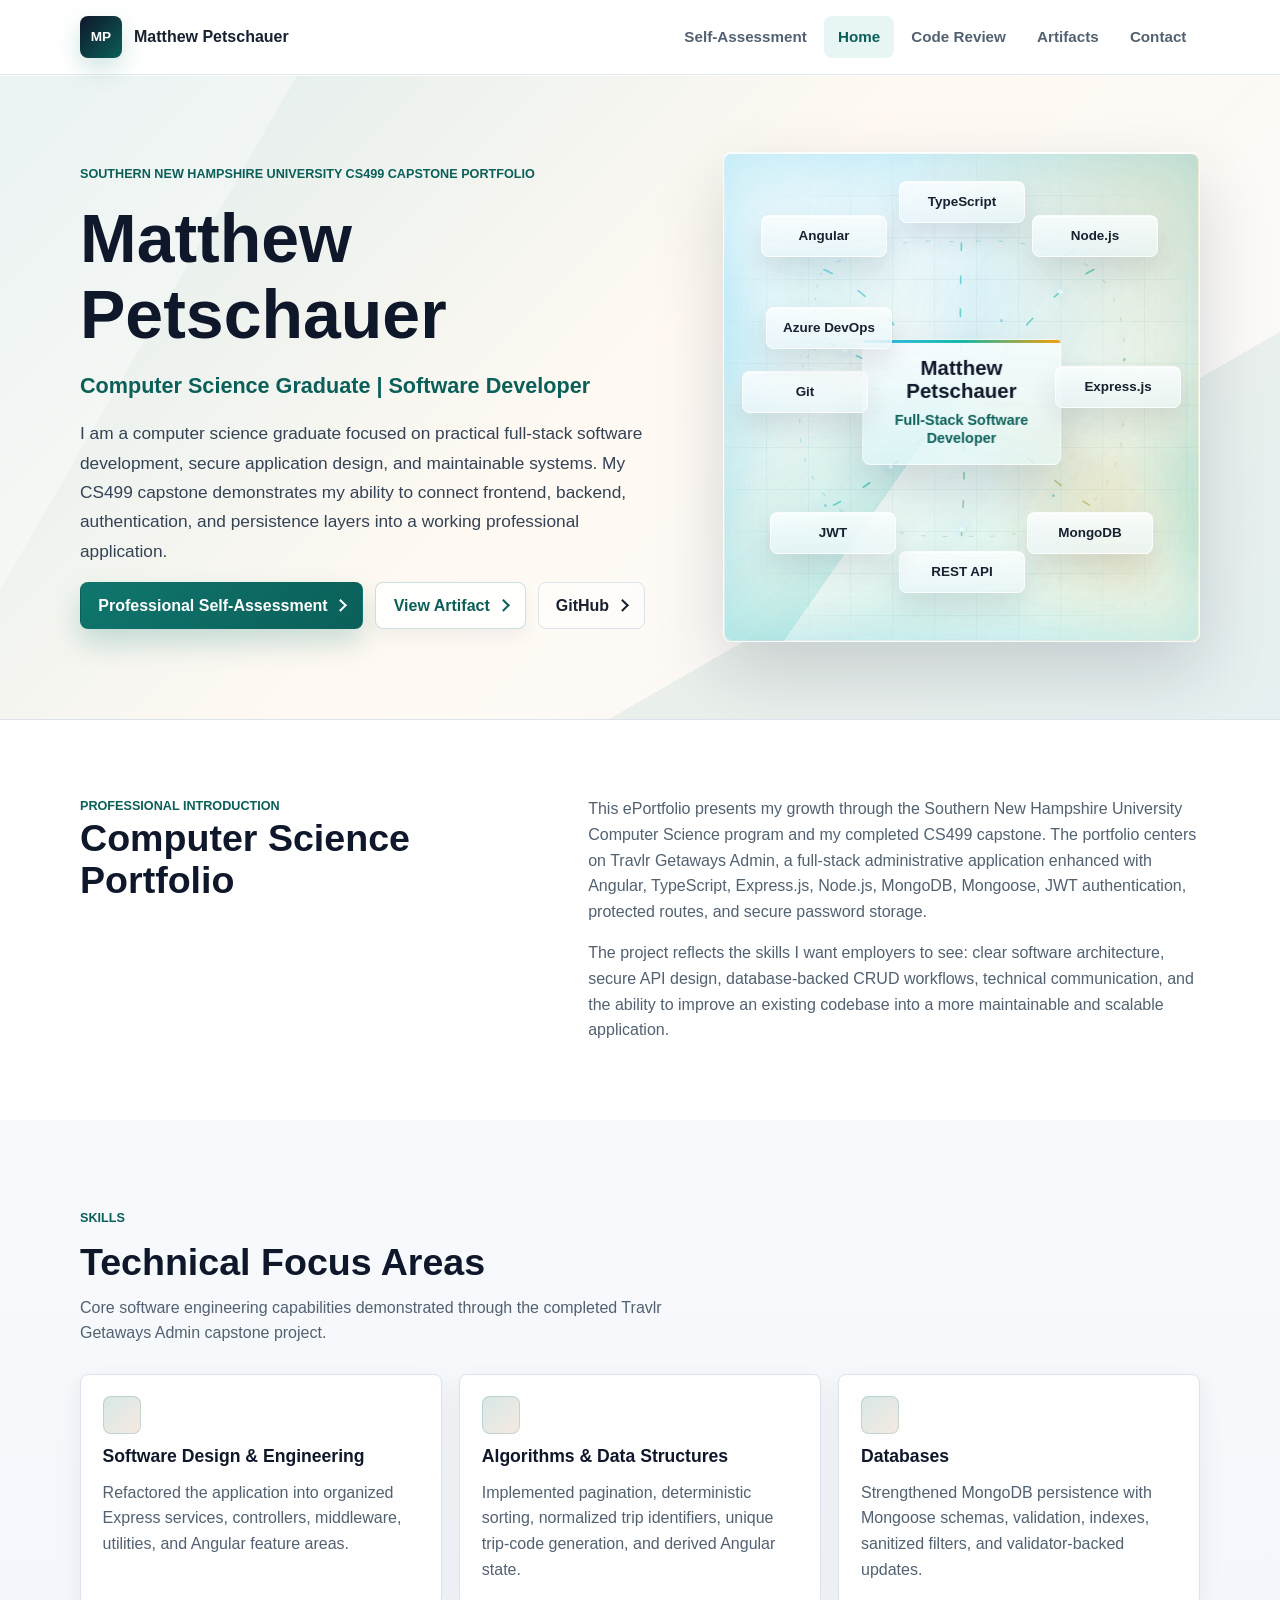
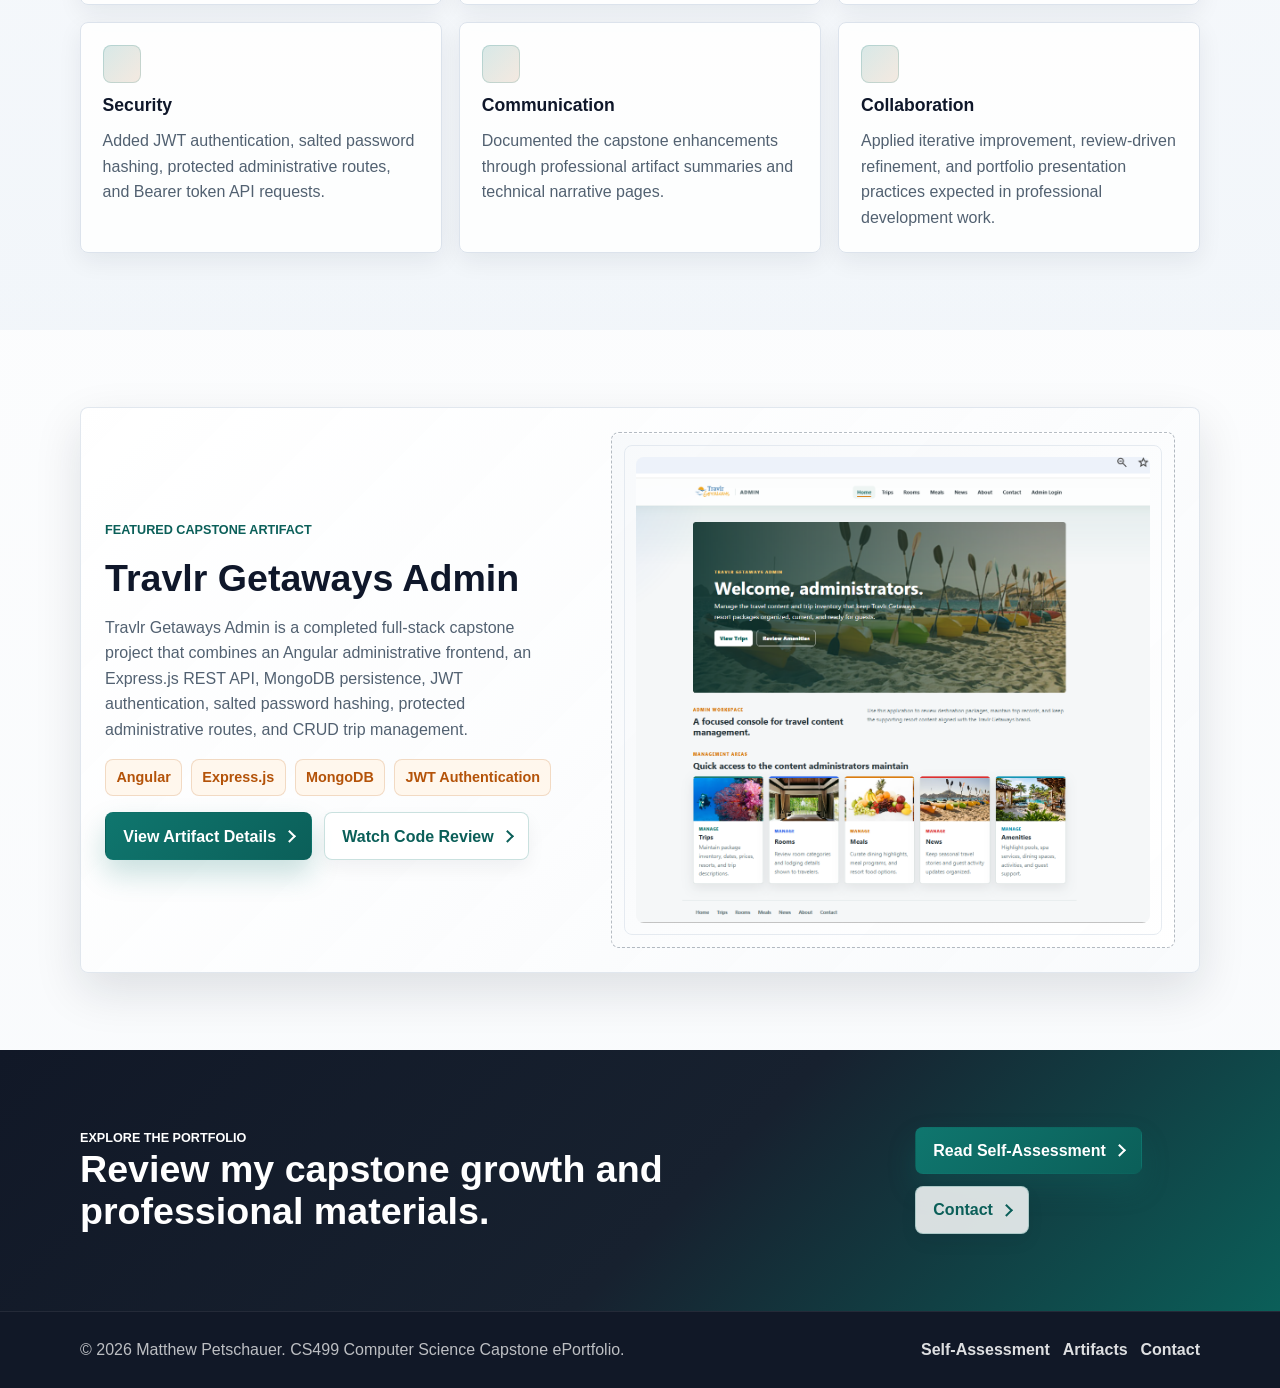
<file: index.html>
<!DOCTYPE html>
<html lang="en">
<head>
    <meta charset="UTF-8">
    <meta name="viewport" content="width=device-width, initial-scale=1.0">
    <meta name="description" content="Matthew Petschauer's Southern New Hampshire University CS499 Computer Science Capstone ePortfolio.">
    <title>Matthew Petschauer | Computer Science ePortfolio</title>
    <link rel="stylesheet" href="styles.css">
</head>
<body>
    <!-- Skip link improves keyboard navigation and accessibility. -->
    <a class="skip-link" href="#main-content">Skip to main content</a>

    <!-- Site header with sticky responsive navigation. -->
    <header class="site-header">
        <nav class="navbar container" aria-label="Primary navigation">
            <a class="brand" href="index.html" aria-label="Matthew Petschauer home">
                <span class="brand-mark" aria-hidden="true">MP</span>
                <span>Matthew Petschauer</span>
            </a>

            <button class="nav-toggle" type="button" aria-expanded="false" aria-controls="primary-menu">
                <span class="sr-only">Toggle navigation</span>
                <span class="nav-toggle-line"></span>
                <span class="nav-toggle-line"></span>
                <span class="nav-toggle-line"></span>
            </button>

            <ul class="nav-menu" id="primary-menu">
                <li><a href="pages/self-assessment.html">Self-Assessment</a></li>
                <li><a href="index.html" aria-current="page">Home</a></li>
                <li><a href="pages/code-review.html">Code Review</a></li>
                <li><a href="pages/artifacts.html">Artifacts</a></li>
                <li><a href="pages/contact.html">Contact</a></li>
            </ul>
        </nav>
    </header>

    <main id="main-content">
        <!-- Hero section introduces the portfolio owner before the capstone artifact. -->
        <section class="hero section">
            <div class="hero-grid container">
                <div class="hero-copy">
                    <p class="eyebrow">Southern New Hampshire University CS499 Capstone Portfolio</p>
                    <h1>Matthew Petschauer</h1>
                    <p class="hero-title">Computer Science Graduate | Software Developer</p>
                    <p class="hero-summary">
                        I am a computer science graduate focused on practical full-stack software development,
                        secure application design, and maintainable systems. My CS499 capstone demonstrates my
                        ability to connect frontend, backend, authentication, and persistence layers into a working
                        professional application.
                    </p>
                    <div class="button-row" aria-label="Primary portfolio actions">
                        <a class="button button-primary" href="pages/self-assessment.html">Professional Self-Assessment</a>
                        <a class="button button-secondary" href="pages/artifacts.html">View Artifact</a>
                        <a class="button button-ghost button-external" href="https://github.com/mpetschauerIndium/CS499-ePortfolio" target="_blank" rel="noopener noreferrer">GitHub</a>
                    </div>
                </div>

                <!-- Interactive architecture panel communicates full-stack capability without external dependencies. -->
                <div class="headshot-card architecture-card" role="group" aria-labelledby="architecture-name" aria-describedby="architecture-summary">
                    <div class="architecture-frame">
                        <p id="architecture-summary" class="sr-only">
                            Interactive software architecture visualization showing Matthew Petschauer connected to Angular,
                            TypeScript, Node.js, Express.js, MongoDB, REST API, JWT, Git, and Azure DevOps.
                        </p>

                        <span class="architecture-lightband architecture-lightband-one" aria-hidden="true"></span>
                        <span class="architecture-lightband architecture-lightband-two" aria-hidden="true"></span>

                        <div class="architecture-particles" aria-hidden="true">
                            <span style="--x: 18%; --y: 18%; --delay: -1s;"></span>
                            <span style="--x: 42%; --y: 12%; --delay: -5s;"></span>
                            <span style="--x: 73%; --y: 20%; --delay: -8s;"></span>
                            <span style="--x: 84%; --y: 42%; --delay: -3s;"></span>
                            <span style="--x: 69%; --y: 70%; --delay: -11s;"></span>
                            <span style="--x: 46%; --y: 82%; --delay: -6s;"></span>
                            <span style="--x: 21%; --y: 72%; --delay: -9s;"></span>
                            <span style="--x: 12%; --y: 48%; --delay: -2s;"></span>
                            <span style="--x: 58%; --y: 34%; --delay: -13s;"></span>
                            <span style="--x: 32%; --y: 53%; --delay: -4s;"></span>
                        </div>

                        <svg class="architecture-lines" viewBox="0 0 640 520" aria-hidden="true" focusable="false">
                            <defs>
                                <linearGradient id="architecture-line-gradient" x1="80" y1="60" x2="560" y2="470" gradientUnits="userSpaceOnUse">
                                    <stop offset="0" stop-color="#38bdf8"></stop>
                                    <stop offset="0.48" stop-color="#14b8a6"></stop>
                                    <stop offset="1" stop-color="#f59e0b"></stop>
                                </linearGradient>
                            </defs>

                            <g class="architecture-connection-map">
                                <path id="route-angular" class="architecture-path" data-connection="angular azure-devops" pathLength="1" d="M320 265 C272 232 224 128 134 88"></path>
                                <path id="route-typescript" class="architecture-path" data-connection="typescript angular node" pathLength="1" d="M320 265 C318 206 318 116 320 52"></path>
                                <path id="route-node" class="architecture-path" data-connection="node express rest-api" pathLength="1" d="M320 265 C370 216 424 124 499 88"></path>
                                <path id="route-express" class="architecture-path" data-connection="express node rest-api" pathLength="1" d="M320 265 C386 242 466 236 531 250"></path>
                                <path id="route-mongodb" class="architecture-path" data-connection="mongodb express node" pathLength="1" d="M320 265 C376 308 438 374 493 406"></path>
                                <path id="route-rest-api" class="architecture-path" data-connection="rest-api express jwt" pathLength="1" d="M320 265 C325 326 324 388 320 447"></path>
                                <path id="route-jwt" class="architecture-path" data-connection="jwt rest-api mongodb" pathLength="1" d="M320 265 C268 320 208 374 147 406"></path>
                                <path id="route-git" class="architecture-path" data-connection="git azure-devops" pathLength="1" d="M320 265 C246 246 172 244 109 255"></path>
                                <path id="route-azure-devops" class="architecture-path" data-connection="azure-devops git angular" pathLength="1" d="M320 265 C266 244 194 212 141 187"></path>

                                <path id="route-angular-typescript" class="architecture-path architecture-path-secondary" data-connection="angular typescript" pathLength="1" d="M134 88 C186 58 254 44 320 52"></path>
                                <path id="route-typescript-node" class="architecture-path architecture-path-secondary" data-connection="typescript node" pathLength="1" d="M320 52 C386 44 451 58 499 88"></path>
                                <path id="route-node-express" class="architecture-path architecture-path-secondary" data-connection="node express" pathLength="1" d="M499 88 C540 132 548 198 531 250"></path>
                                <path id="route-express-mongodb" class="architecture-path architecture-path-secondary" data-connection="express mongodb" pathLength="1" d="M531 250 C548 309 531 366 493 406"></path>
                                <path id="route-mongodb-rest" class="architecture-path architecture-path-secondary" data-connection="mongodb rest-api" pathLength="1" d="M493 406 C444 438 382 452 320 447"></path>
                                <path id="route-rest-jwt" class="architecture-path architecture-path-secondary" data-connection="rest-api jwt" pathLength="1" d="M320 447 C255 452 194 438 147 406"></path>
                                <path id="route-jwt-git" class="architecture-path architecture-path-secondary" data-connection="jwt git" pathLength="1" d="M147 406 C106 362 92 309 109 255"></path>
                                <path id="route-git-azure" class="architecture-path architecture-path-secondary" data-connection="git azure-devops" pathLength="1" d="M109 255 C96 224 108 199 141 187"></path>
                                <path id="route-azure-angular" class="architecture-path architecture-path-secondary" data-connection="azure-devops angular" pathLength="1" d="M141 187 C118 154 118 119 134 88"></path>
                            </g>

                            <g class="architecture-packets">
                                <circle class="architecture-packet" r="3.4">
                                    <animateMotion dur="8s" begin="-1s" repeatCount="indefinite" rotate="auto">
                                        <mpath href="#route-angular"></mpath>
                                    </animateMotion>
                                </circle>
                                <circle class="architecture-packet" r="3.2">
                                    <animateMotion dur="7.5s" begin="-4s" repeatCount="indefinite" rotate="auto">
                                        <mpath href="#route-node"></mpath>
                                    </animateMotion>
                                </circle>
                                <circle class="architecture-packet" r="3">
                                    <animateMotion dur="8.8s" begin="-2s" repeatCount="indefinite" rotate="auto">
                                        <mpath href="#route-mongodb"></mpath>
                                    </animateMotion>
                                </circle>
                                <circle class="architecture-packet" r="3">
                                    <animateMotion dur="7.2s" begin="-5s" repeatCount="indefinite" rotate="auto">
                                        <mpath href="#route-rest-api"></mpath>
                                    </animateMotion>
                                </circle>
                                <circle class="architecture-packet" r="3.1">
                                    <animateMotion dur="8.4s" begin="-3s" repeatCount="indefinite" rotate="auto">
                                        <mpath href="#route-jwt"></mpath>
                                    </animateMotion>
                                </circle>
                                <circle class="architecture-packet" r="3.2">
                                    <animateMotion dur="9s" begin="-6s" repeatCount="indefinite" rotate="auto">
                                        <mpath href="#route-azure-devops"></mpath>
                                    </animateMotion>
                                </circle>
                            </g>
                        </svg>

                        <div class="architecture-core">
                            <p class="architecture-core-name" id="architecture-name">Matthew Petschauer</p>
                            <p class="architecture-core-role" data-role-rotator aria-hidden="true">Full-Stack Software Developer</p>
                            <p class="sr-only">Full-Stack Software Developer and Travlr Getaways Admin.</p>
                        </div>

                        <ul class="architecture-nodes" aria-label="Technology nodes and roles">
                            <li class="architecture-node-item" data-tip="below" data-align="left" style="--x: 21%; --y: 17%; --float-delay: -2s;">
                                <button class="architecture-node" type="button" data-tech="angular" aria-label="Angular, Frontend">
                                    <span class="architecture-node-label">Angular</span>
                                    <span class="architecture-node-tooltip" aria-hidden="true"><strong>Angular</strong><span>Frontend</span></span>
                                </button>
                            </li>
                            <li class="architecture-node-item" data-tip="below" style="--x: 50%; --y: 10%; --float-delay: -7s;">
                                <button class="architecture-node" type="button" data-tech="typescript" aria-label="TypeScript, Type Safety">
                                    <span class="architecture-node-label">TypeScript</span>
                                    <span class="architecture-node-tooltip" aria-hidden="true"><strong>TypeScript</strong><span>Type Safety</span></span>
                                </button>
                            </li>
                            <li class="architecture-node-item" data-tip="below" data-align="right" style="--x: 78%; --y: 17%; --float-delay: -4s;">
                                <button class="architecture-node" type="button" data-tech="node" aria-label="Node.js, Runtime">
                                    <span class="architecture-node-label">Node.js</span>
                                    <span class="architecture-node-tooltip" aria-hidden="true"><strong>Node.js</strong><span>Runtime</span></span>
                                </button>
                            </li>
                            <li class="architecture-node-item" data-align="right" style="--x: 83%; --y: 48%; --float-delay: -9s;">
                                <button class="architecture-node" type="button" data-tech="express" aria-label="Express.js, REST API">
                                    <span class="architecture-node-label">Express.js</span>
                                    <span class="architecture-node-tooltip" aria-hidden="true"><strong>Express.js</strong><span>REST API</span></span>
                                </button>
                            </li>
                            <li class="architecture-node-item" data-align="right" style="--x: 77%; --y: 78%; --float-delay: -5s;">
                                <button class="architecture-node" type="button" data-tech="mongodb" aria-label="MongoDB, NoSQL Database">
                                    <span class="architecture-node-label">MongoDB</span>
                                    <span class="architecture-node-tooltip" aria-hidden="true"><strong>MongoDB</strong><span>NoSQL Database</span></span>
                                </button>
                            </li>
                            <li class="architecture-node-item" style="--x: 50%; --y: 86%; --float-delay: -11s;">
                                <button class="architecture-node" type="button" data-tech="rest-api" aria-label="REST API, Backend Services">
                                    <span class="architecture-node-label">REST API</span>
                                    <span class="architecture-node-tooltip" aria-hidden="true"><strong>REST API</strong><span>Backend Services</span></span>
                                </button>
                            </li>
                            <li class="architecture-node-item" data-align="left" style="--x: 23%; --y: 78%; --float-delay: -6s;">
                                <button class="architecture-node" type="button" data-tech="jwt" aria-label="JWT, Authentication">
                                    <span class="architecture-node-label">JWT</span>
                                    <span class="architecture-node-tooltip" aria-hidden="true"><strong>JWT</strong><span>Authentication</span></span>
                                </button>
                            </li>
                            <li class="architecture-node-item" data-align="left" style="--x: 17%; --y: 49%; --float-delay: -3s;">
                                <button class="architecture-node" type="button" data-tech="git" aria-label="Git, Version Control">
                                    <span class="architecture-node-label">Git</span>
                                    <span class="architecture-node-tooltip" aria-hidden="true"><strong>Git</strong><span>Version Control</span></span>
                                </button>
                            </li>
                            <li class="architecture-node-item" data-align="left" style="--x: 22%; --y: 36%; --float-delay: -8s;">
                                <button class="architecture-node" type="button" data-tech="azure-devops" aria-label="Azure DevOps, CI/CD">
                                    <span class="architecture-node-label">Azure DevOps</span>
                                    <span class="architecture-node-tooltip" aria-hidden="true"><strong>Azure DevOps</strong><span>CI/CD</span></span>
                                </button>
                            </li>
                        </ul>
                    </div>
                </div>
            </div>
        </section>

        <!-- Professional introduction explains the portfolio's career-focused purpose. -->
        <section class="section">
            <div class="container split-layout">
                <div>
                    <p class="eyebrow">Professional Introduction</p>
                    <h2>Computer Science Portfolio</h2>
                </div>
                <div class="section-copy">
                    <p>
                        This ePortfolio presents my growth through the Southern New Hampshire University Computer
                        Science program and my completed CS499 capstone. The portfolio centers on Travlr Getaways
                        Admin, a full-stack administrative application enhanced with Angular, TypeScript, Express.js,
                        Node.js, MongoDB, Mongoose, JWT authentication, protected routes, and secure password storage.
                    </p>
                    <p>
                        The project reflects the skills I want employers to see: clear software architecture,
                        secure API design, database-backed CRUD workflows, technical communication, and the ability
                        to improve an existing codebase into a more maintainable and scalable application.
                    </p>
                </div>
            </div>
        </section>

        <!-- Skills section presents employer-relevant technical and professional strengths. -->
        <section class="section section-muted">
            <div class="container">
                <div class="section-heading">
                    <p class="eyebrow">Skills</p>
                    <h2>Technical Focus Areas</h2>
                    <p>Core software engineering capabilities demonstrated through the completed Travlr Getaways Admin capstone project.</p>
                </div>

                <div class="skill-grid">
                    <article class="card skill-card">
                        <h3>Software Design & Engineering</h3>
                        <p>Refactored the application into organized Express services, controllers, middleware, utilities, and Angular feature areas.</p>
                    </article>
                    <article class="card skill-card">
                        <h3>Algorithms & Data Structures</h3>
                        <p>Implemented pagination, deterministic sorting, normalized trip identifiers, unique trip-code generation, and derived Angular state.</p>
                    </article>
                    <article class="card skill-card">
                        <h3>Databases</h3>
                        <p>Strengthened MongoDB persistence with Mongoose schemas, validation, indexes, sanitized filters, and validator-backed updates.</p>
                    </article>
                    <article class="card skill-card">
                        <h3>Security</h3>
                        <p>Added JWT authentication, salted password hashing, protected administrative routes, and Bearer token API requests.</p>
                    </article>
                    <article class="card skill-card">
                        <h3>Communication</h3>
                        <p>Documented the capstone enhancements through professional artifact summaries and technical narrative pages.</p>
                    </article>
                    <article class="card skill-card">
                        <h3>Collaboration</h3>
                        <p>Applied iterative improvement, review-driven refinement, and portfolio presentation practices expected in professional development work.</p>
                    </article>
                </div>
            </div>
        </section>

        <!-- Featured artifact section keeps the capstone project visible without making it the entire portfolio. -->
        <section class="section">
            <div class="container feature-panel">
                <div class="feature-content">
                    <p class="eyebrow">Featured Capstone Artifact</p>
                    <h2>Travlr Getaways Admin</h2>
                    <p>
                        Travlr Getaways Admin is a completed full-stack capstone project that combines an Angular administrative frontend,
                        an Express.js REST API, MongoDB persistence, JWT authentication, salted password hashing, protected administrative
                        routes, and CRUD trip management.
                    </p>
                    <div class="tag-list" aria-label="Travlr capstone technologies">
                        <span>Angular</span>
                        <span>Express.js</span>
                        <span>MongoDB</span>
                        <span>JWT Authentication</span>
                    </div>
                    <div class="button-row">
                        <a class="button button-primary" href="pages/artifacts.html">View Artifact Details</a>
                        <a class="button button-secondary" href="pages/code-review.html">Watch Code Review</a>
                    </div>
                </div>

                <!-- Featured screenshot from the completed administrative application. -->
                <div class="media-frame" role="img" aria-label="Travlr Getaways Admin dashboard screenshot">
                    <img src="assets/screenshots/travlr-admin-dashboard.png" alt="Travlr Getaways Admin dashboard after login">
                </div>
            </div>
        </section>

        <!-- Call-to-action section directs reviewers to the strongest portfolio materials. -->
        <section class="section section-cta">
            <div class="container cta-panel">
                <div>
                    <p class="eyebrow">Explore the Portfolio</p>
                    <h2>Review my capstone growth and professional materials.</h2>
                </div>
                <div class="button-row">
                    <a class="button button-primary" href="pages/self-assessment.html">Read Self-Assessment</a>
                    <a class="button button-secondary" href="pages/contact.html">Contact</a>
                </div>
            </div>
        </section>
    </main>

    <!-- Footer repeats key navigation for convenience. -->
    <footer class="site-footer">
        <div class="container footer-grid">
            <p>&copy; <span id="current-year"></span> Matthew Petschauer. CS499 Computer Science Capstone ePortfolio.</p>
            <div class="footer-links" aria-label="Footer navigation">
                <a href="pages/self-assessment.html">Self-Assessment</a>
                <a href="pages/artifacts.html">Artifacts</a>
                <a href="pages/contact.html">Contact</a>
            </div>
        </div>
    </footer>

    <script src="script.js"></script>
</body>
</html>
</file>
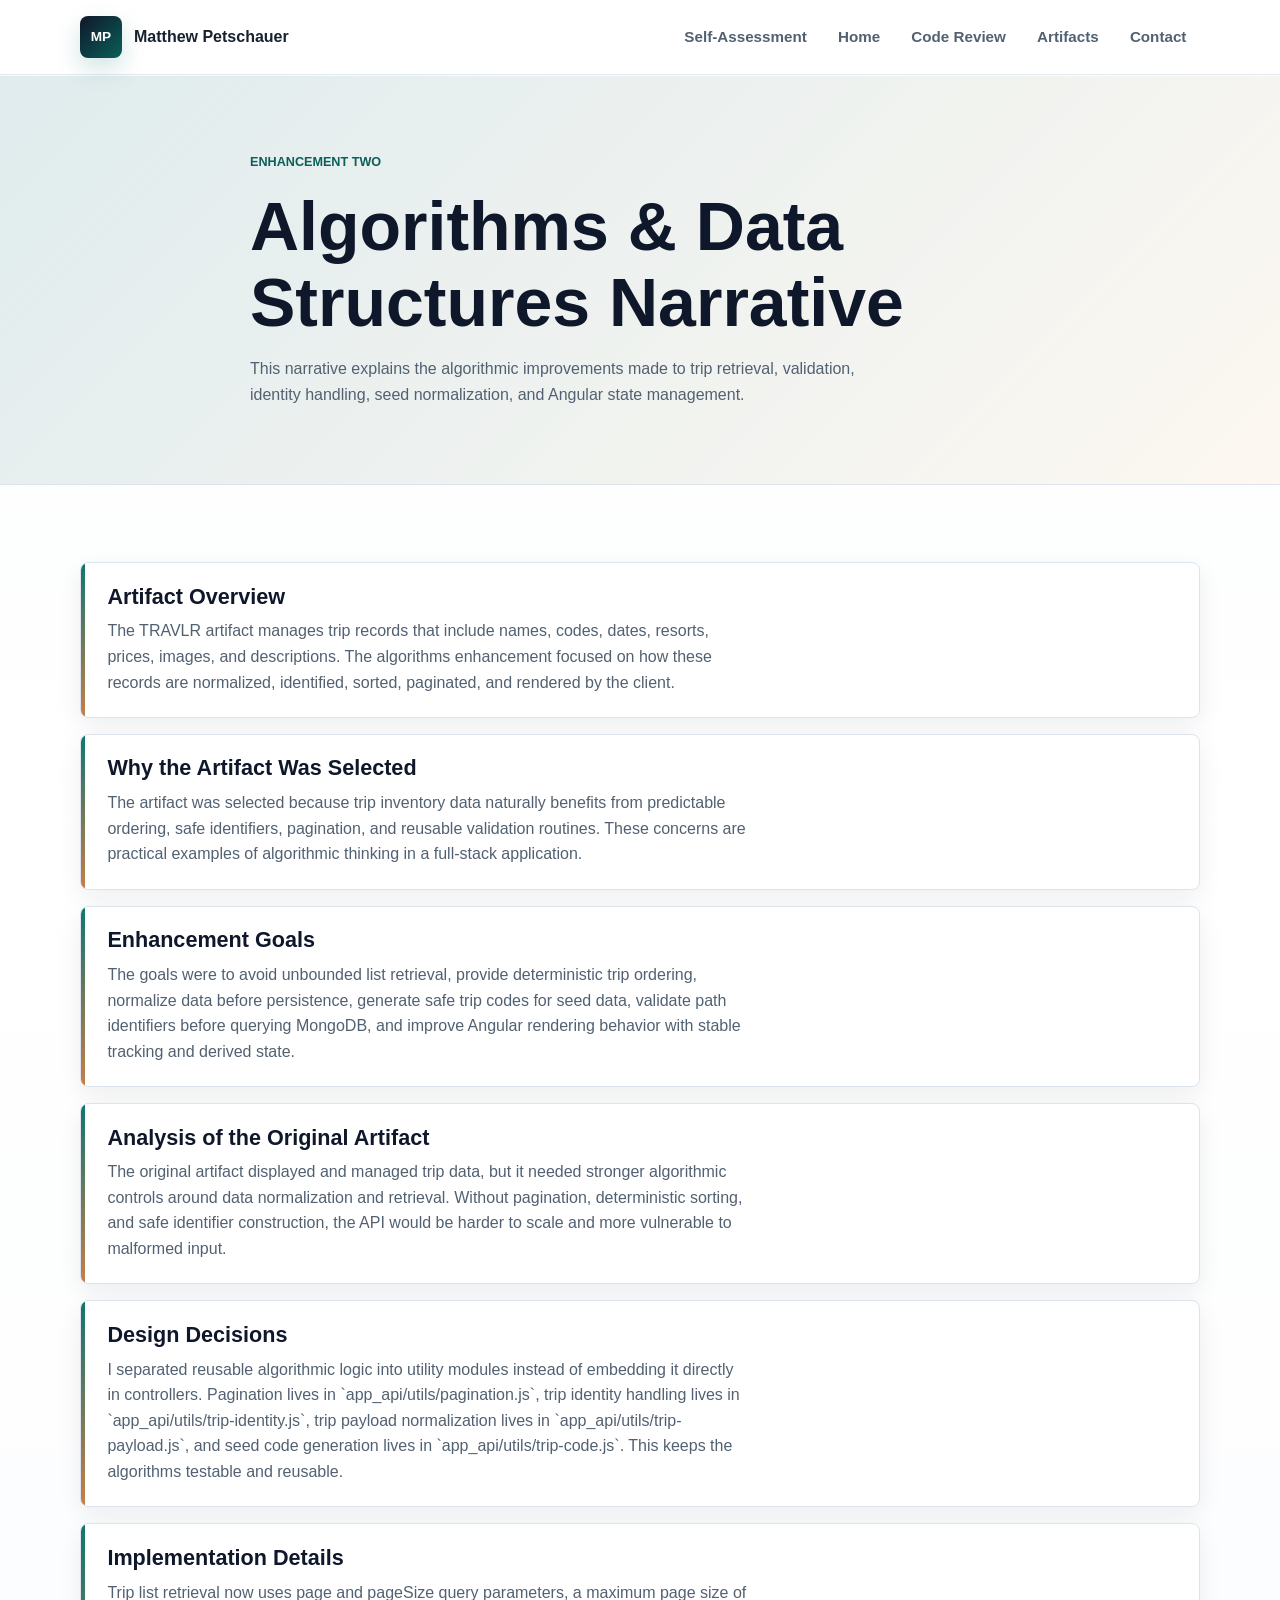
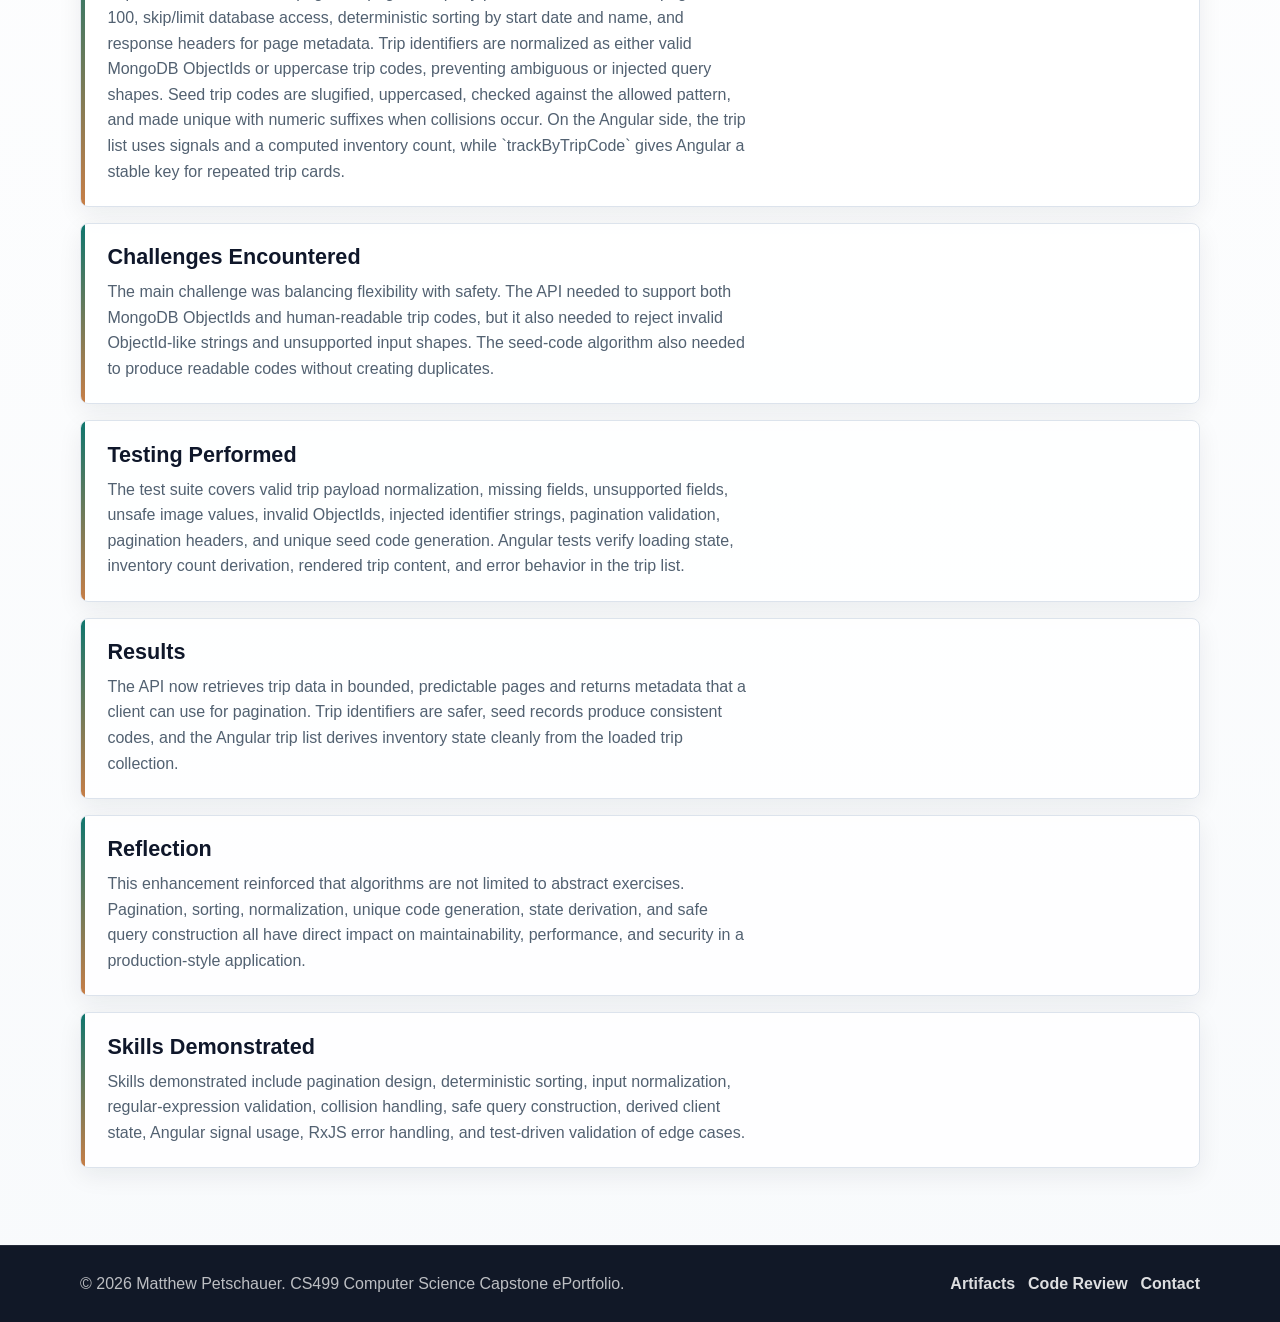
<file: pages/algorithms-data-structures-narrative.html>
<!DOCTYPE html>
<html lang="en">
<head>
    <meta charset="UTF-8">
    <meta name="viewport" content="width=device-width, initial-scale=1.0">
    <meta name="description" content="Algorithms and data structures enhancement narrative for Matthew Petschauer's SNHU CS499 ePortfolio.">
    <title>Algorithms &amp; Data Structures Narrative | Matthew Petschauer</title>
    <link rel="stylesheet" href="../styles.css">
</head>
<body>
    <!-- Skip link improves keyboard navigation and accessibility. -->
    <a class="skip-link" href="#main-content">Skip to main content</a>

    <!-- Shared site header and responsive navigation. -->
    <header class="site-header">
        <nav class="navbar container" aria-label="Primary navigation">
            <a class="brand" href="../index.html" aria-label="Matthew Petschauer home">
                <span class="brand-mark" aria-hidden="true">MP</span>
                <span>Matthew Petschauer</span>
            </a>

            <button class="nav-toggle" type="button" aria-expanded="false" aria-controls="primary-menu">
                <span class="sr-only">Toggle navigation</span>
                <span class="nav-toggle-line"></span>
                <span class="nav-toggle-line"></span>
                <span class="nav-toggle-line"></span>
            </button>

            <ul class="nav-menu" id="primary-menu">
                <li><a href="self-assessment.html">Self-Assessment</a></li>
                <li><a href="../index.html">Home</a></li>
                <li><a href="code-review.html">Code Review</a></li>
                <li><a href="artifacts.html">Artifacts</a></li>
                <li><a href="contact.html">Contact</a></li>
            </ul>
        </nav>
    </header>

    <main id="main-content">
        <!-- Page hero introduces the enhancement narrative. -->
        <section class="page-hero section">
            <div class="container narrow">
                <p class="eyebrow">Enhancement Two</p>
                <h1>Algorithms &amp; Data Structures Narrative</h1>
                <p>
                    This narrative explains the algorithmic improvements made to trip retrieval, validation, identity handling, seed normalization, and Angular state management.
                </p>
            </div>
        </section>

        <!-- Narrative content uses the existing reflection block styling. -->
        <section class="section">
            <div class="container content-stack">
                <article class="reflection-block">
                    <h2>Artifact Overview</h2>
                    <p>The TRAVLR artifact manages trip records that include names, codes, dates, resorts, prices, images, and descriptions. The algorithms enhancement focused on how these records are normalized, identified, sorted, paginated, and rendered by the client.</p>
                </article>

                <article class="reflection-block">
                    <h2>Why the Artifact Was Selected</h2>
                    <p>The artifact was selected because trip inventory data naturally benefits from predictable ordering, safe identifiers, pagination, and reusable validation routines. These concerns are practical examples of algorithmic thinking in a full-stack application.</p>
                </article>

                <article class="reflection-block">
                    <h2>Enhancement Goals</h2>
                    <p>The goals were to avoid unbounded list retrieval, provide deterministic trip ordering, normalize data before persistence, generate safe trip codes for seed data, validate path identifiers before querying MongoDB, and improve Angular rendering behavior with stable tracking and derived state.</p>
                </article>

                <article class="reflection-block">
                    <h2>Analysis of the Original Artifact</h2>
                    <p>The original artifact displayed and managed trip data, but it needed stronger algorithmic controls around data normalization and retrieval. Without pagination, deterministic sorting, and safe identifier construction, the API would be harder to scale and more vulnerable to malformed input.</p>
                </article>

                <article class="reflection-block">
                    <h2>Design Decisions</h2>
                    <p>I separated reusable algorithmic logic into utility modules instead of embedding it directly in controllers. Pagination lives in `app_api/utils/pagination.js`, trip identity handling lives in `app_api/utils/trip-identity.js`, trip payload normalization lives in `app_api/utils/trip-payload.js`, and seed code generation lives in `app_api/utils/trip-code.js`. This keeps the algorithms testable and reusable.</p>
                </article>

                <article class="reflection-block">
                    <h2>Implementation Details</h2>
                    <p>Trip list retrieval now uses page and pageSize query parameters, a maximum page size of 100, skip/limit database access, deterministic sorting by start date and name, and response headers for page metadata. Trip identifiers are normalized as either valid MongoDB ObjectIds or uppercase trip codes, preventing ambiguous or injected query shapes. Seed trip codes are slugified, uppercased, checked against the allowed pattern, and made unique with numeric suffixes when collisions occur. On the Angular side, the trip list uses signals and a computed inventory count, while `trackByTripCode` gives Angular a stable key for repeated trip cards.</p>
                </article>

                <article class="reflection-block">
                    <h2>Challenges Encountered</h2>
                    <p>The main challenge was balancing flexibility with safety. The API needed to support both MongoDB ObjectIds and human-readable trip codes, but it also needed to reject invalid ObjectId-like strings and unsupported input shapes. The seed-code algorithm also needed to produce readable codes without creating duplicates.</p>
                </article>

                <article class="reflection-block">
                    <h2>Testing Performed</h2>
                    <p>The test suite covers valid trip payload normalization, missing fields, unsupported fields, unsafe image values, invalid ObjectIds, injected identifier strings, pagination validation, pagination headers, and unique seed code generation. Angular tests verify loading state, inventory count derivation, rendered trip content, and error behavior in the trip list.</p>
                </article>

                <article class="reflection-block">
                    <h2>Results</h2>
                    <p>The API now retrieves trip data in bounded, predictable pages and returns metadata that a client can use for pagination. Trip identifiers are safer, seed records produce consistent codes, and the Angular trip list derives inventory state cleanly from the loaded trip collection.</p>
                </article>

                <article class="reflection-block">
                    <h2>Reflection</h2>
                    <p>This enhancement reinforced that algorithms are not limited to abstract exercises. Pagination, sorting, normalization, unique code generation, state derivation, and safe query construction all have direct impact on maintainability, performance, and security in a production-style application.</p>
                </article>

                <article class="reflection-block">
                    <h2>Skills Demonstrated</h2>
                    <p>Skills demonstrated include pagination design, deterministic sorting, input normalization, regular-expression validation, collision handling, safe query construction, derived client state, Angular signal usage, RxJS error handling, and test-driven validation of edge cases.</p>
                </article>
            </div>
        </section>
    </main>

    <!-- Shared site footer. -->
    <footer class="site-footer">
        <div class="container footer-grid">
            <p>&copy; <span id="current-year"></span> Matthew Petschauer. CS499 Computer Science Capstone ePortfolio.</p>
            <div class="footer-links" aria-label="Footer navigation">
                <a href="artifacts.html">Artifacts</a>
                <a href="code-review.html">Code Review</a>
                <a href="contact.html">Contact</a>
            </div>
        </div>
    </footer>

    <script src="../script.js"></script>
</body>
</html>
</file>
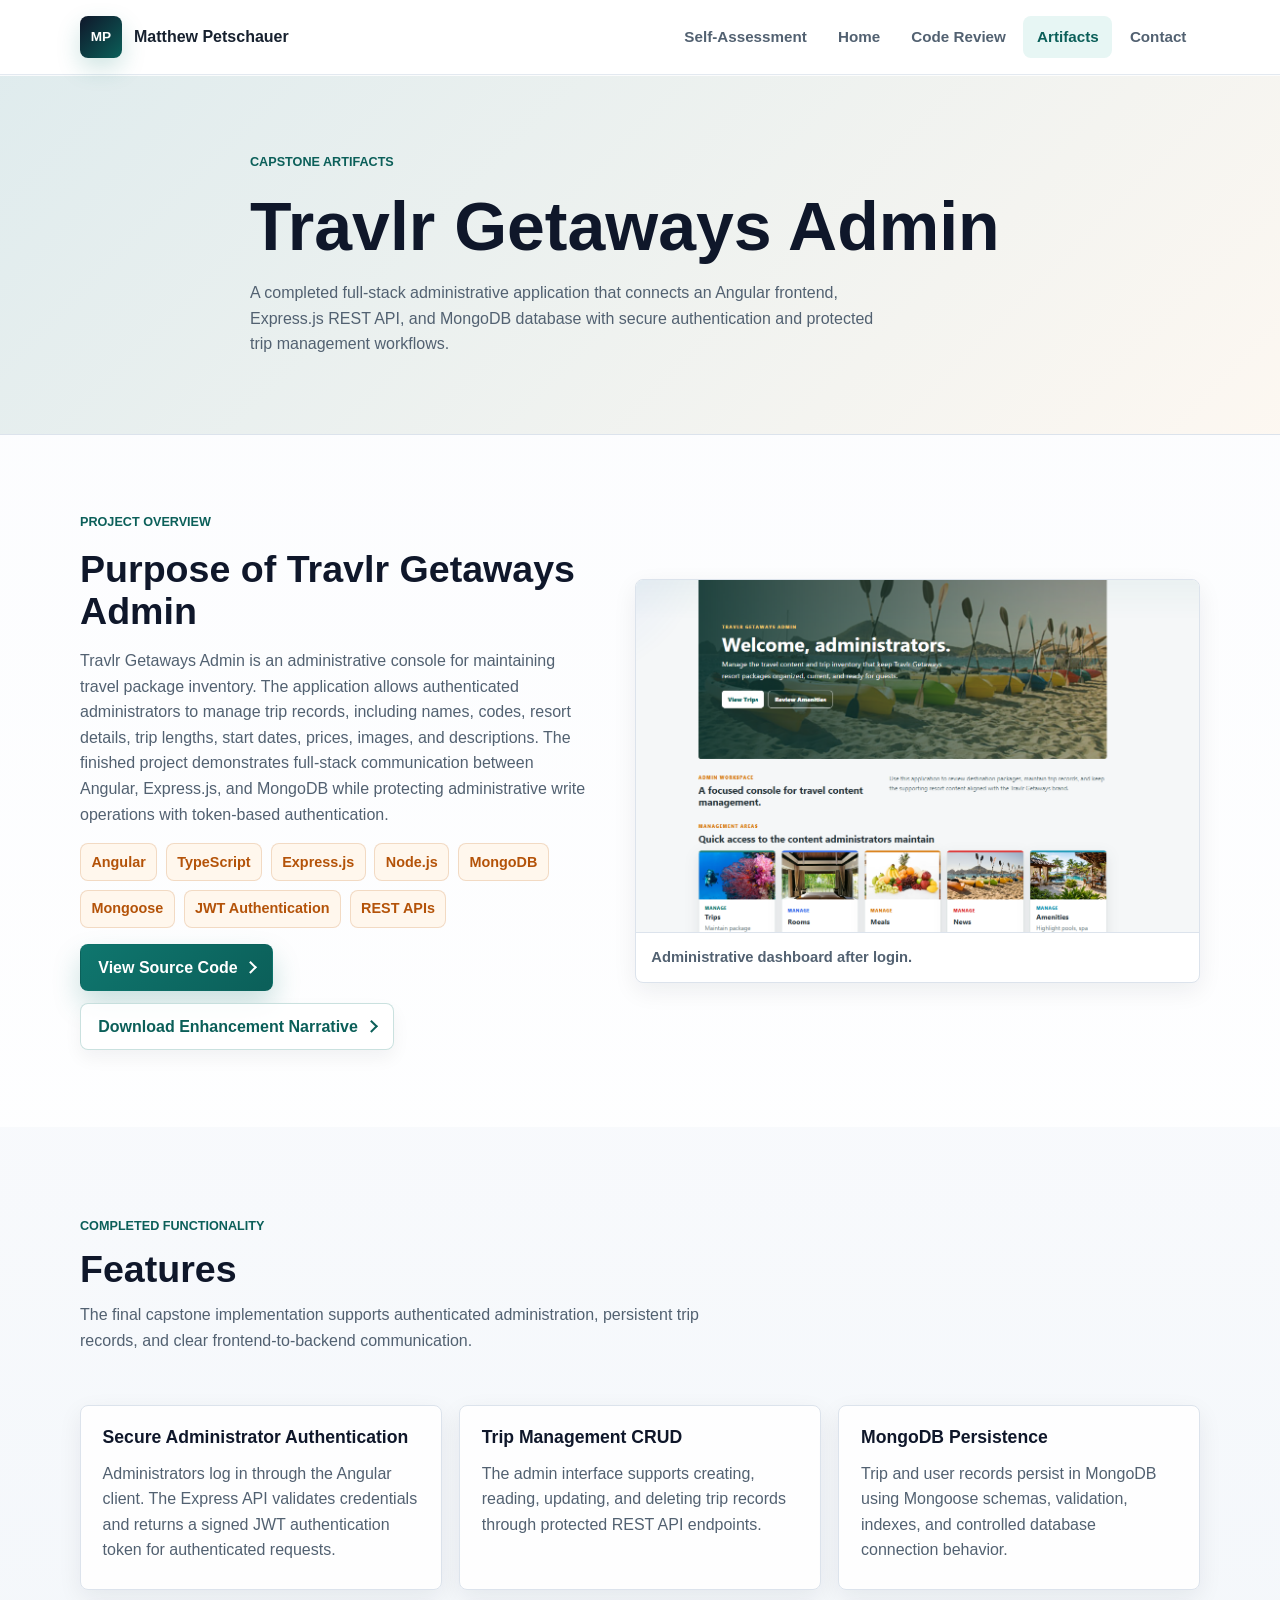
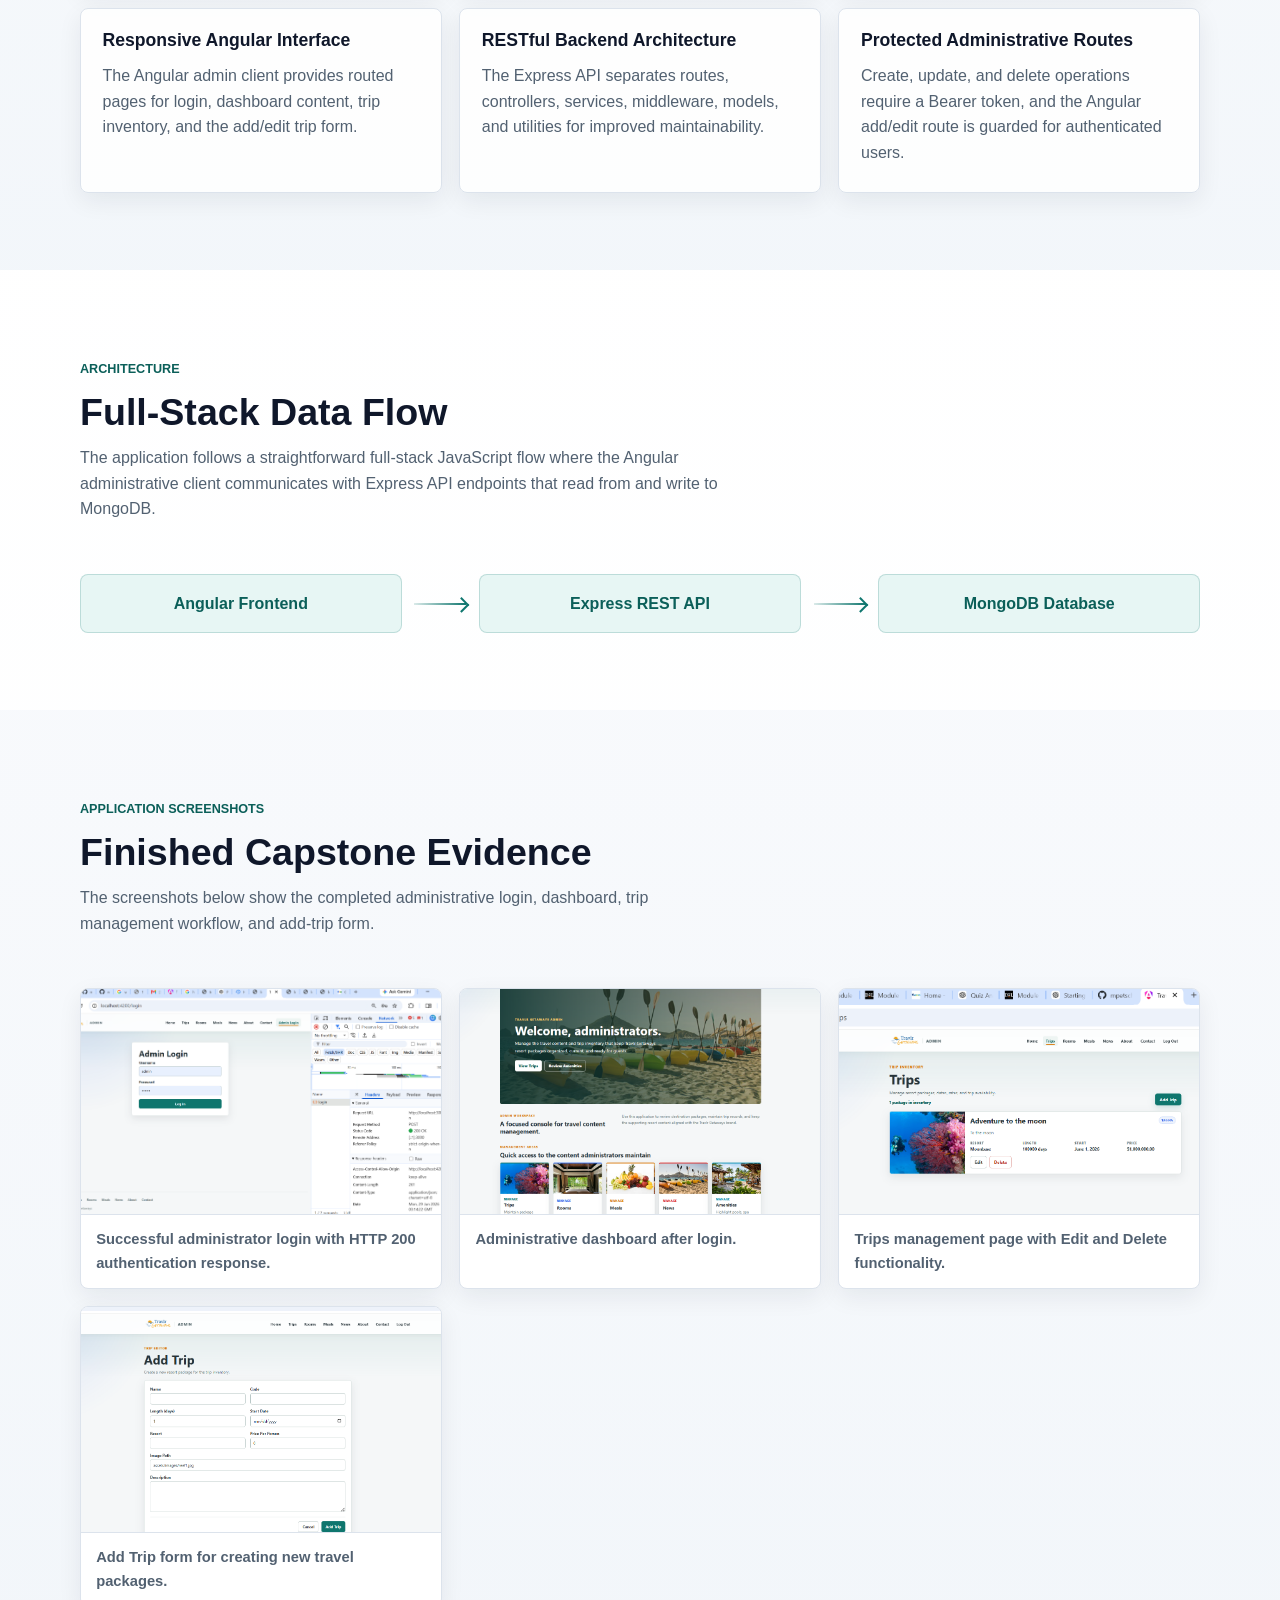
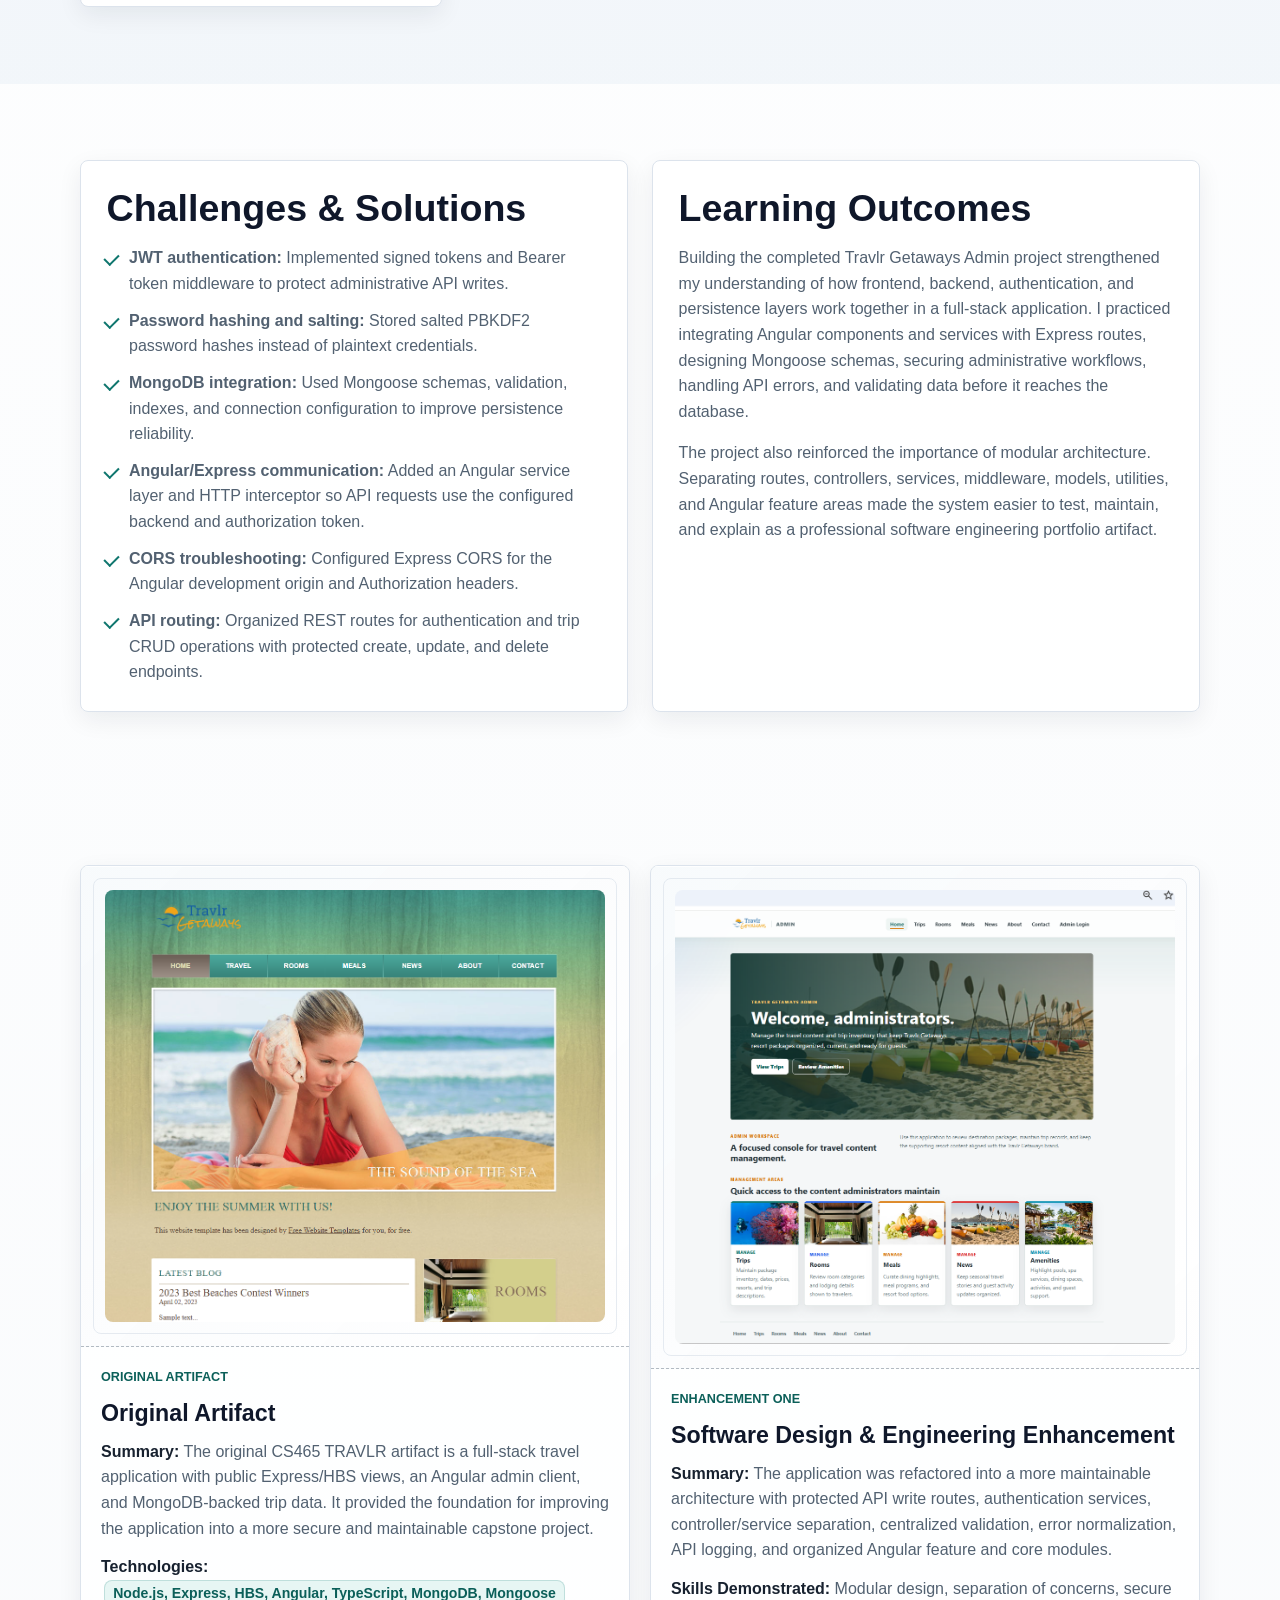
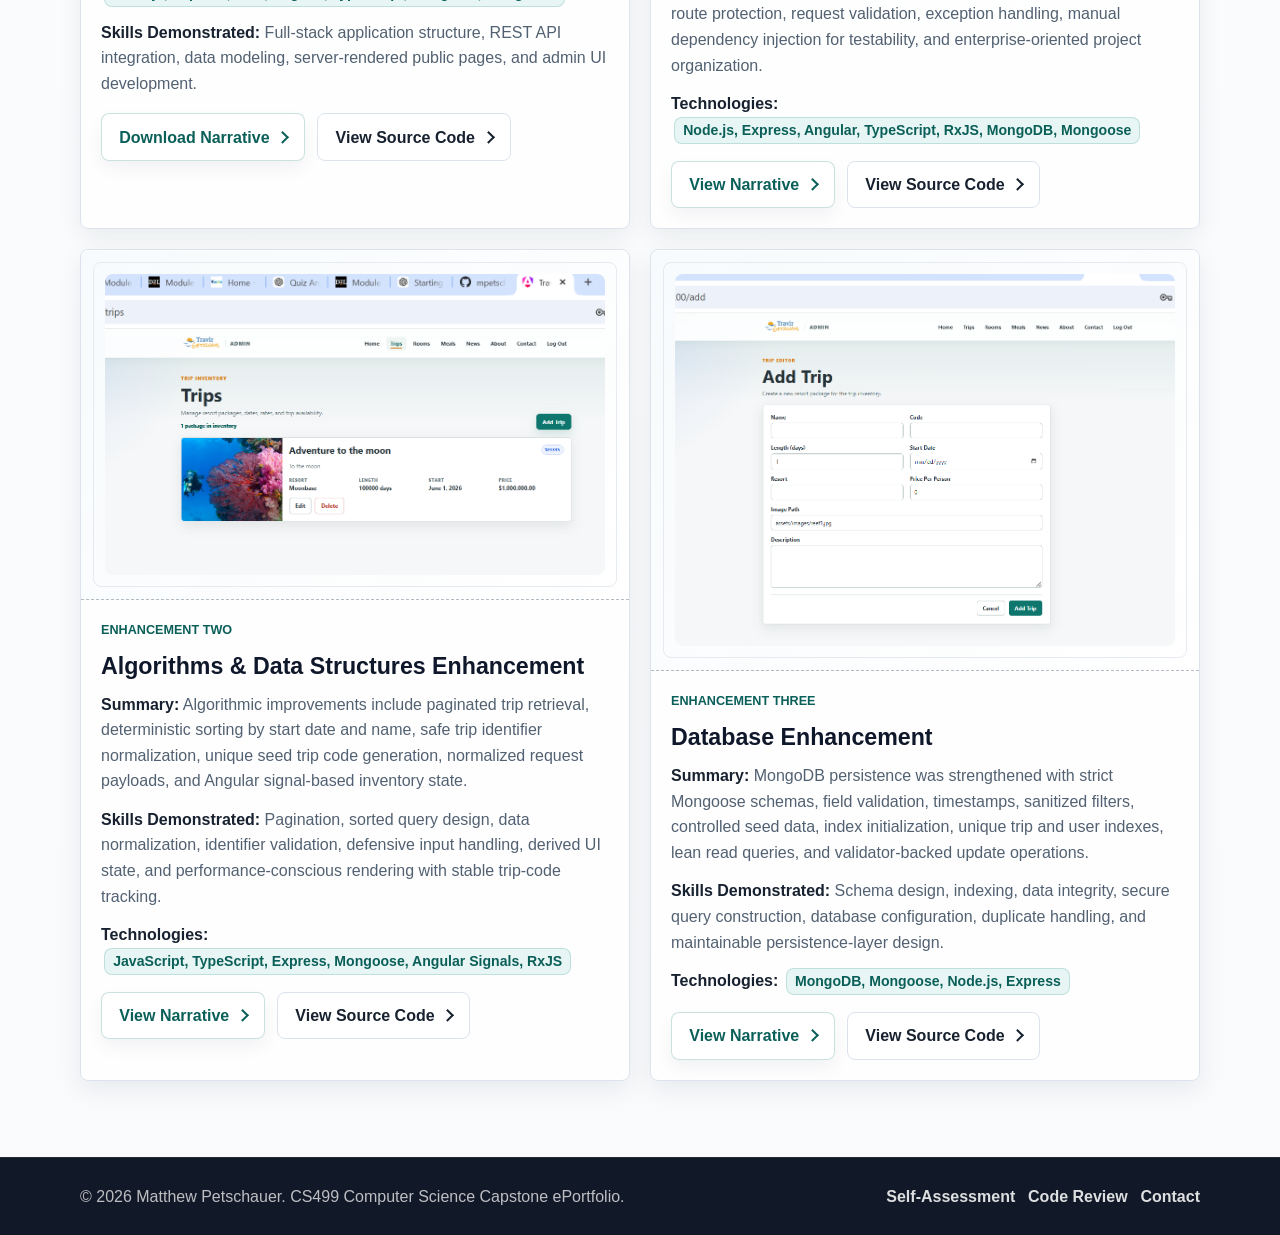
<file: pages/artifacts.html>
<!DOCTYPE html>
<html lang="en">
<head>
    <meta charset="UTF-8">
    <meta name="viewport" content="width=device-width, initial-scale=1.0">
    <meta name="description" content="Original and enhanced capstone artifacts for Matthew Petschauer's SNHU CS499 Computer Science Capstone ePortfolio.">
    <title>Artifacts | Matthew Petschauer</title>
    <link rel="stylesheet" href="../styles.css">
</head>
<body>
    <!-- Skip link improves keyboard navigation and accessibility. -->
    <a class="skip-link" href="#main-content">Skip to main content</a>

    <!-- Shared site header and responsive navigation. -->
    <header class="site-header">
        <nav class="navbar container" aria-label="Primary navigation">
            <a class="brand" href="../index.html" aria-label="Matthew Petschauer home">
                <span class="brand-mark" aria-hidden="true">MP</span>
                <span>Matthew Petschauer</span>
            </a>

            <button class="nav-toggle" type="button" aria-expanded="false" aria-controls="primary-menu">
                <span class="sr-only">Toggle navigation</span>
                <span class="nav-toggle-line"></span>
                <span class="nav-toggle-line"></span>
                <span class="nav-toggle-line"></span>
            </button>

            <ul class="nav-menu" id="primary-menu">
                <li><a href="self-assessment.html">Self-Assessment</a></li>
                <li><a href="../index.html">Home</a></li>
                <li><a href="code-review.html">Code Review</a></li>
                <li><a href="artifacts.html" aria-current="page">Artifacts</a></li>
                <li><a href="contact.html">Contact</a></li>
            </ul>
        </nav>
    </header>

    <main id="main-content">
        <!-- Page hero explains that the artifact is one section of the professional portfolio. -->
        <section class="page-hero section">
            <div class="container narrow">
                <p class="eyebrow">Capstone Artifacts</p>
                <h1>Travlr Getaways Admin</h1>
                <p>
                    A completed full-stack administrative application that connects an Angular frontend, Express.js REST API,
                    and MongoDB database with secure authentication and protected trip management workflows.
                </p>
            </div>
        </section>

        <!-- Project overview positions the completed capstone as the featured portfolio project. -->
        <section class="section">
            <div class="container project-showcase">
                <div class="project-copy">
                    <p class="eyebrow">Project Overview</p>
                    <h2>Purpose of Travlr Getaways Admin</h2>
                    <p>
                        Travlr Getaways Admin is an administrative console for maintaining travel package inventory.
                        The application allows authenticated administrators to manage trip records, including names,
                        codes, resort details, trip lengths, start dates, prices, images, and descriptions. The finished
                        project demonstrates full-stack communication between Angular, Express.js, and MongoDB while
                        protecting administrative write operations with token-based authentication.
                    </p>
                    <div class="tag-list" aria-label="Travlr project technologies">
                        <span>Angular</span>
                        <span>TypeScript</span>
                        <span>Express.js</span>
                        <span>Node.js</span>
                        <span>MongoDB</span>
                        <span>Mongoose</span>
                        <span>JWT Authentication</span>
                        <span>REST APIs</span>
                    </div>
                    <div class="button-row">
                        <a class="button button-primary button-external" href="https://github.com/mpetschauerIndium/Travlr">View Source Code</a>
                        <a class="button button-secondary" href="../documents/cs499-capstone-enhancement-narrative.docx" download>Download Enhancement Narrative</a>
                    </div>
                </div>

                <figure class="project-screenshot">
                    <img src="../assets/screenshots/travlr-admin-dashboard.png" alt="Travlr Getaways Admin dashboard after successful login">
                    <figcaption>Administrative dashboard after login.</figcaption>
                </figure>
            </div>
        </section>

        <!-- Feature and architecture sections summarize the completed full-stack implementation. -->
        <section class="section section-muted">
            <div class="container project-section">
                <div class="section-heading">
                    <p class="eyebrow">Completed Functionality</p>
                    <h2>Features</h2>
                    <p>The final capstone implementation supports authenticated administration, persistent trip records, and clear frontend-to-backend communication.</p>
                </div>

                <div class="project-grid">
                    <article class="card project-card">
                        <h3>Secure Administrator Authentication</h3>
                        <p>Administrators log in through the Angular client. The Express API validates credentials and returns a signed JWT authentication token for authenticated requests.</p>
                    </article>
                    <article class="card project-card">
                        <h3>Trip Management CRUD</h3>
                        <p>The admin interface supports creating, reading, updating, and deleting trip records through protected REST API endpoints.</p>
                    </article>
                    <article class="card project-card">
                        <h3>MongoDB Persistence</h3>
                        <p>Trip and user records persist in MongoDB using Mongoose schemas, validation, indexes, and controlled database connection behavior.</p>
                    </article>
                    <article class="card project-card">
                        <h3>Responsive Angular Interface</h3>
                        <p>The Angular admin client provides routed pages for login, dashboard content, trip inventory, and the add/edit trip form.</p>
                    </article>
                    <article class="card project-card">
                        <h3>RESTful Backend Architecture</h3>
                        <p>The Express API separates routes, controllers, services, middleware, models, and utilities for improved maintainability.</p>
                    </article>
                    <article class="card project-card">
                        <h3>Protected Administrative Routes</h3>
                        <p>Create, update, and delete operations require a Bearer token, and the Angular add/edit route is guarded for authenticated users.</p>
                    </article>
                </div>
            </div>
        </section>

        <!-- Architecture flow presents the core frontend, API, and database relationship. -->
        <section class="section">
            <div class="container project-section">
                <div class="section-heading">
                    <p class="eyebrow">Architecture</p>
                    <h2>Full-Stack Data Flow</h2>
                    <p>The application follows a straightforward full-stack JavaScript flow where the Angular administrative client communicates with Express API endpoints that read from and write to MongoDB.</p>
                </div>

                <div class="architecture-flow" aria-label="Travlr application data flow">
                    <div>Angular Frontend</div>
                    <span aria-hidden="true"></span>
                    <div>Express REST API</div>
                    <span aria-hidden="true"></span>
                    <div>MongoDB Database</div>
                </div>
            </div>
        </section>

        <!-- Screenshot gallery supports the project narrative with completed application evidence. -->
        <section class="section section-muted">
            <div class="container project-section">
                <div class="section-heading">
                    <p class="eyebrow">Application Screenshots</p>
                    <h2>Finished Capstone Evidence</h2>
                    <p>The screenshots below show the completed administrative login, dashboard, trip management workflow, and add-trip form.</p>
                </div>

                <div class="screenshot-gallery">
                    <figure class="screenshot-card">
                        <img src="../assets/screenshots/travlr-login-http-200.png" alt="Network panel showing successful administrator login with HTTP 200 response">
                        <figcaption>Successful administrator login with HTTP 200 authentication response.</figcaption>
                    </figure>
                    <figure class="screenshot-card">
                        <img src="../assets/screenshots/travlr-admin-dashboard.png" alt="Travlr Getaways Admin dashboard after login">
                        <figcaption>Administrative dashboard after login.</figcaption>
                    </figure>
                    <figure class="screenshot-card">
                        <img src="../assets/screenshots/travlr-trips-management.png" alt="Trips management page showing existing trip with edit and delete actions">
                        <figcaption>Trips management page with Edit and Delete functionality.</figcaption>
                    </figure>
                    <figure class="screenshot-card">
                        <img src="../assets/screenshots/travlr-add-trip-form.png" alt="Add Trip administrative form with trip fields">
                        <figcaption>Add Trip form for creating new travel packages.</figcaption>
                    </figure>
                </div>
            </div>
        </section>

        <!-- Challenges and learning outcomes connect implementation details to professional growth. -->
        <section class="section">
            <div class="container two-column">
                <article class="card card-large">
                    <h2>Challenges &amp; Solutions</h2>
                    <ul class="check-list">
                        <li><strong>JWT authentication:</strong> Implemented signed tokens and Bearer token middleware to protect administrative API writes.</li>
                        <li><strong>Password hashing and salting:</strong> Stored salted PBKDF2 password hashes instead of plaintext credentials.</li>
                        <li><strong>MongoDB integration:</strong> Used Mongoose schemas, validation, indexes, and connection configuration to improve persistence reliability.</li>
                        <li><strong>Angular/Express communication:</strong> Added an Angular service layer and HTTP interceptor so API requests use the configured backend and authorization token.</li>
                        <li><strong>CORS troubleshooting:</strong> Configured Express CORS for the Angular development origin and Authorization headers.</li>
                        <li><strong>API routing:</strong> Organized REST routes for authentication and trip CRUD operations with protected create, update, and delete endpoints.</li>
                    </ul>
                </article>

                <article class="card card-large">
                    <h2>Learning Outcomes</h2>
                    <p>
                        Building the completed Travlr Getaways Admin project strengthened my understanding of how frontend,
                        backend, authentication, and persistence layers work together in a full-stack application. I practiced
                        integrating Angular components and services with Express routes, designing Mongoose schemas, securing
                        administrative workflows, handling API errors, and validating data before it reaches the database.
                    </p>
                    <p>
                        The project also reinforced the importance of modular architecture. Separating routes, controllers,
                        services, middleware, models, utilities, and Angular feature areas made the system easier to test,
                        maintain, and explain as a professional software engineering portfolio artifact.
                    </p>
                </article>
            </div>
        </section>

        <!-- Artifact cards provide a consistent structure for summaries, technologies, and narrative links. -->
        <section class="section">
            <div class="container artifact-grid">
                <article class="artifact-card">
                    <div class="media-frame" role="img" aria-label="Original TRAVLR homepage screenshot">
                        <img src="../assets/screenshots/original-homepage.png" alt="Original TRAVLR homepage before capstone enhancements">
                    </div>
                    <div class="artifact-content">
                        <p class="eyebrow">Original Artifact</p>
                        <h2>Original Artifact</h2>
                        <p class="artifact-meta"><strong>Summary:</strong> The original CS465 TRAVLR artifact is a full-stack travel application with public Express/HBS views, an Angular admin client, and MongoDB-backed trip data. It provided the foundation for improving the application into a more secure and maintainable capstone project.</p>
                        <p class="artifact-meta"><strong>Technologies:</strong> <span class="tech-badge">Node.js, Express, HBS, Angular, TypeScript, MongoDB, Mongoose</span></p>
                        <p class="artifact-meta"><strong>Skills Demonstrated:</strong> Full-stack application structure, REST API integration, data modeling, server-rendered public pages, and admin UI development.</p>
                        <div class="button-row">
                            <a class="button button-secondary" href="../documents/cs499-capstone-enhancement-narrative.docx" download>Download Narrative</a>
                            <a class="button button-ghost button-external" href="https://github.com/mpetschauerIndium/Travlr_School">View Source Code</a>
                        </div>
                    </div>
                </article>

                <article class="artifact-card">
                    <div class="media-frame" role="img" aria-label="Software design and engineering enhancement screenshot">
                        <img src="../assets/screenshots/travlr-admin-dashboard.png" alt="Travlr Getaways Admin dashboard showing organized admin workspace">
                    </div>
                    <div class="artifact-content">
                        <p class="eyebrow">Enhancement One</p>
                        <h2>Software Design & Engineering Enhancement</h2>
                        <p class="artifact-meta"><strong>Summary:</strong> The application was refactored into a more maintainable architecture with protected API write routes, authentication services, controller/service separation, centralized validation, error normalization, API logging, and organized Angular feature and core modules.</p>
                        <p class="artifact-meta"><strong>Skills Demonstrated:</strong> Modular design, separation of concerns, secure route protection, request validation, exception handling, manual dependency injection for testability, and enterprise-oriented project organization.</p>
                        <p class="artifact-meta"><strong>Technologies:</strong> <span class="tech-badge">Node.js, Express, Angular, TypeScript, RxJS, MongoDB, Mongoose</span></p>
                        <div class="button-row">
                            <a class="button button-secondary" href="software-design-engineering-narrative.html">View Narrative</a>
                            <a class="button button-ghost button-external" href="https://github.com/mpetschauerIndium/Travlr_School">View Source Code</a>
                        </div>
                    </div>
                </article>

                <article class="artifact-card">
                    <div class="media-frame" role="img" aria-label="Algorithms and data structures enhancement screenshot">
                        <img src="../assets/screenshots/travlr-trips-management.png" alt="Trips management page showing persisted trip inventory and stable edit delete actions">
                    </div>
                    <div class="artifact-content">
                        <p class="eyebrow">Enhancement Two</p>
                        <h2>Algorithms & Data Structures Enhancement</h2>
                        <p class="artifact-meta"><strong>Summary:</strong> Algorithmic improvements include paginated trip retrieval, deterministic sorting by start date and name, safe trip identifier normalization, unique seed trip code generation, normalized request payloads, and Angular signal-based inventory state.</p>
                        <p class="artifact-meta"><strong>Skills Demonstrated:</strong> Pagination, sorted query design, data normalization, identifier validation, defensive input handling, derived UI state, and performance-conscious rendering with stable trip-code tracking.</p>
                        <p class="artifact-meta"><strong>Technologies:</strong> <span class="tech-badge">JavaScript, TypeScript, Express, Mongoose, Angular Signals, RxJS</span></p>
                        <div class="button-row">
                            <a class="button button-secondary" href="algorithms-data-structures-narrative.html">View Narrative</a>
                            <a class="button button-ghost button-external" href="https://github.com/mpetschauerIndium/Travlr_School">View Source Code</a>
                        </div>
                    </div>
                </article>

                <article class="artifact-card">
                    <div class="media-frame" role="img" aria-label="Database enhancement screenshot">
                        <img src="../assets/screenshots/travlr-add-trip-form.png" alt="Add Trip form used to create MongoDB-backed trip records">
                    </div>
                    <div class="artifact-content">
                        <p class="eyebrow">Enhancement Three</p>
                        <h2>Database Enhancement</h2>
                        <p class="artifact-meta"><strong>Summary:</strong> MongoDB persistence was strengthened with strict Mongoose schemas, field validation, timestamps, sanitized filters, controlled seed data, index initialization, unique trip and user indexes, lean read queries, and validator-backed update operations.</p>
                        <p class="artifact-meta"><strong>Skills Demonstrated:</strong> Schema design, indexing, data integrity, secure query construction, database configuration, duplicate handling, and maintainable persistence-layer design.</p>
                        <p class="artifact-meta"><strong>Technologies:</strong> <span class="tech-badge">MongoDB, Mongoose, Node.js, Express</span></p>
                        <div class="button-row">
                            <a class="button button-secondary" href="database-enhancement-narrative.html">View Narrative</a>
                            <a class="button button-ghost button-external" href="https://github.com/mpetschauerIndium/Travlr_School">View Source Code</a>
                        </div>
                    </div>
                </article>
            </div>
        </section>
    </main>

    <!-- Shared site footer. -->
    <footer class="site-footer">
        <div class="container footer-grid">
            <p>&copy; <span id="current-year"></span> Matthew Petschauer. CS499 Computer Science Capstone ePortfolio.</p>
            <div class="footer-links" aria-label="Footer navigation">
                <a href="self-assessment.html">Self-Assessment</a>
                <a href="code-review.html">Code Review</a>
                <a href="contact.html">Contact</a>
            </div>
        </div>
    </footer>

    <script src="../script.js"></script>
</body>
</html>
</file>
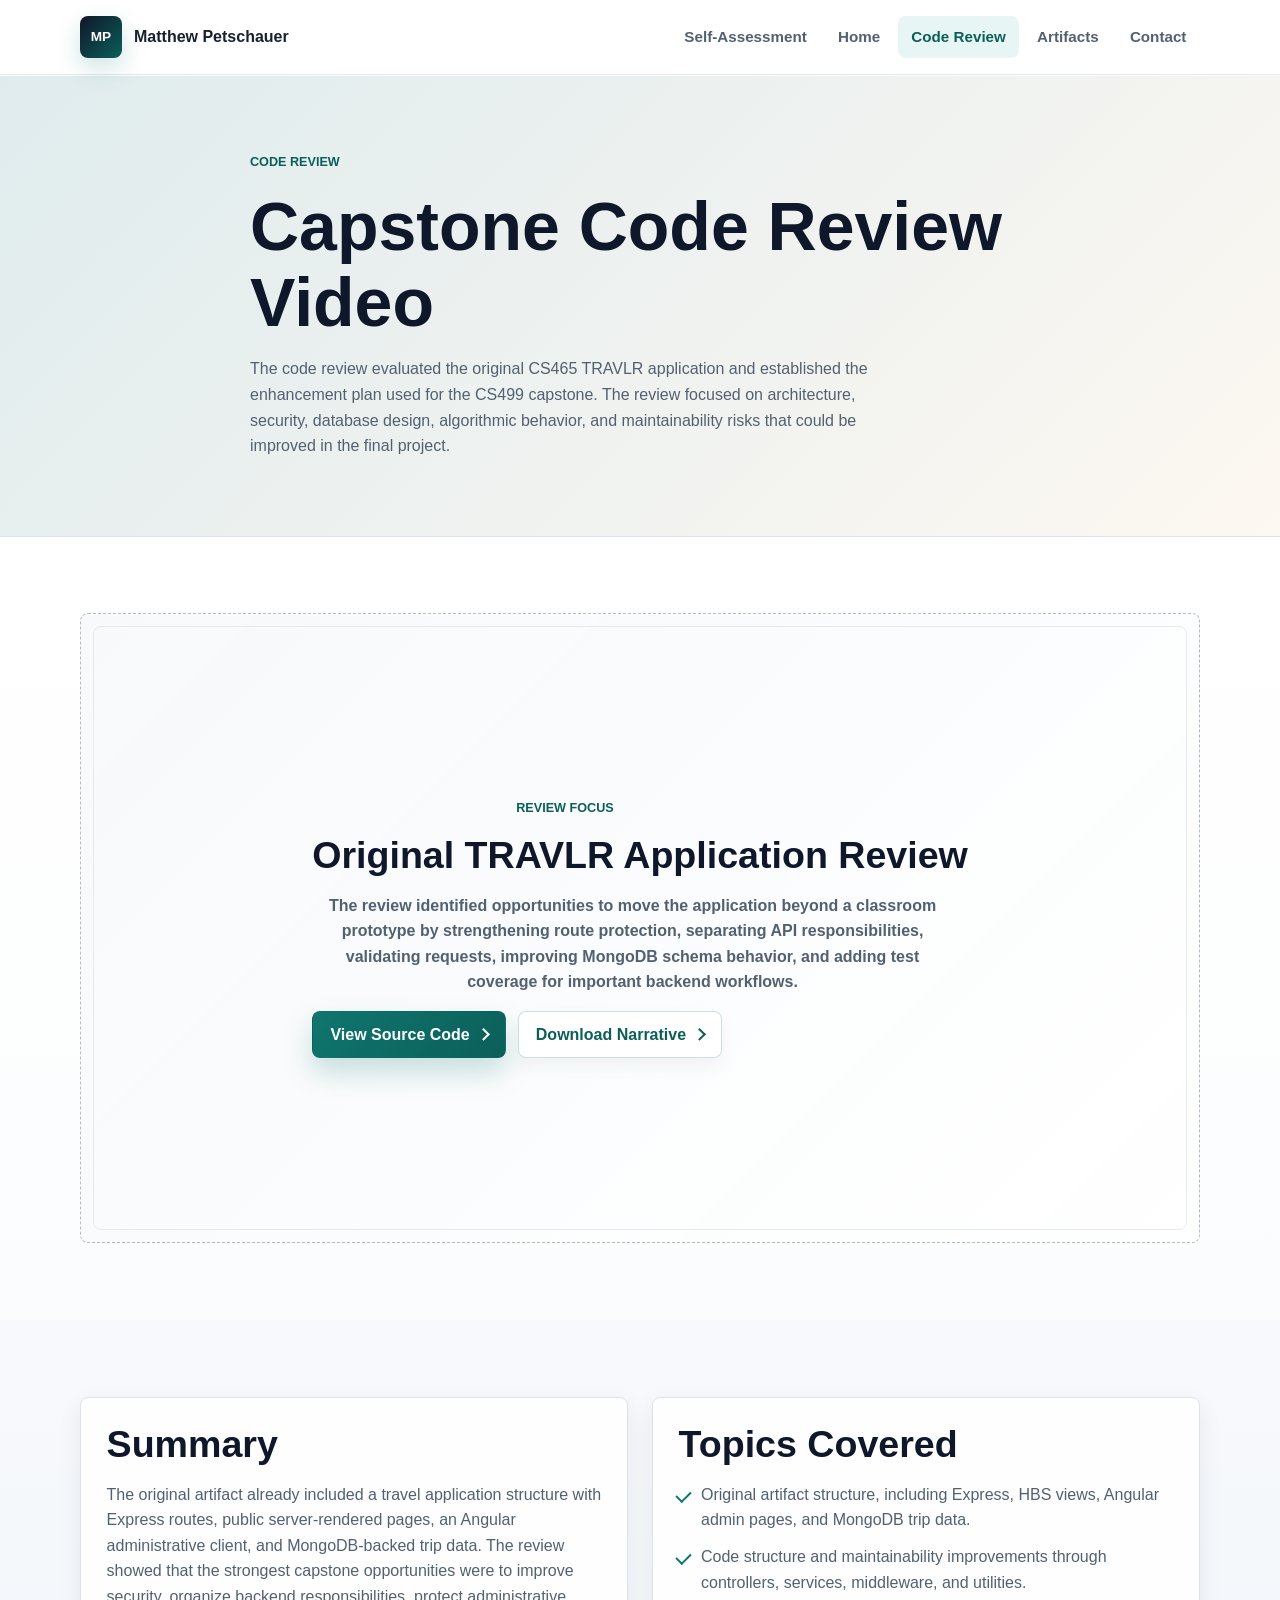
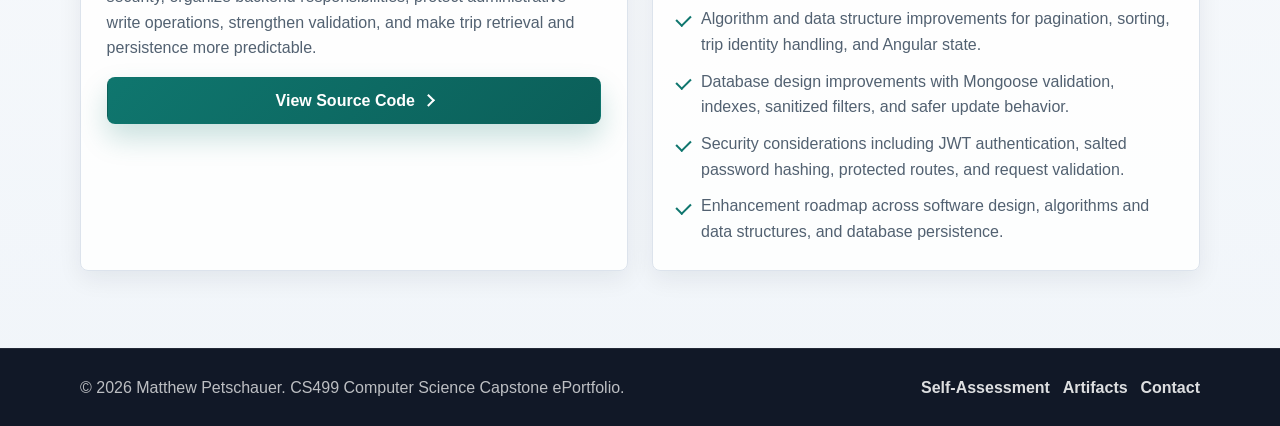
<file: pages/code-review.html>
<!DOCTYPE html>
<html lang="en">
<head>
    <meta charset="UTF-8">
    <meta name="viewport" content="width=device-width, initial-scale=1.0">
    <meta name="description" content="Code review video and summary for Matthew Petschauer's SNHU CS499 Computer Science Capstone ePortfolio.">
    <title>Code Review | Matthew Petschauer</title>
    <link rel="stylesheet" href="../styles.css">
</head>
<body>
    <!-- Skip link improves keyboard navigation and accessibility. -->
    <a class="skip-link" href="#main-content">Skip to main content</a>

    <!-- Shared site header and responsive navigation. -->
    <header class="site-header">
        <nav class="navbar container" aria-label="Primary navigation">
            <a class="brand" href="../index.html" aria-label="Matthew Petschauer home">
                <span class="brand-mark" aria-hidden="true">MP</span>
                <span>Matthew Petschauer</span>
            </a>

            <button class="nav-toggle" type="button" aria-expanded="false" aria-controls="primary-menu">
                <span class="sr-only">Toggle navigation</span>
                <span class="nav-toggle-line"></span>
                <span class="nav-toggle-line"></span>
                <span class="nav-toggle-line"></span>
            </button>

            <ul class="nav-menu" id="primary-menu">
                <li><a href="self-assessment.html">Self-Assessment</a></li>
                <li><a href="../index.html">Home</a></li>
                <li><a href="code-review.html" aria-current="page">Code Review</a></li>
                <li><a href="artifacts.html">Artifacts</a></li>
                <li><a href="contact.html">Contact</a></li>
            </ul>
        </nav>
    </header>

    <main id="main-content">
        <!-- Page hero provides context for the embedded review. -->
        <section class="page-hero section">
            <div class="container narrow">
                <p class="eyebrow">Code Review</p>
                <h1>Capstone Code Review Video</h1>
                <p>
                    The code review evaluated the original CS465 TRAVLR application and established the enhancement
                    plan used for the CS499 capstone. The review focused on architecture, security, database design,
                    algorithmic behavior, and maintainability risks that could be improved in the final project.
                </p>
            </div>
        </section>

        <!-- Code review focus panel summarizes the review when the portfolio is opened statically. -->
        <section class="section">
            <div class="container">
                <div class="review-frame" aria-label="Code review focus summary">
                    <div class="review-frame-content">
                        <p class="eyebrow">Review Focus</p>
                        <h2>Original TRAVLR Application Review</h2>
                        <p>
                            The review identified opportunities to move the application beyond a classroom prototype
                            by strengthening route protection, separating API responsibilities, validating requests,
                            improving MongoDB schema behavior, and adding test coverage for important backend workflows.
                        </p>
                        <div class="button-row">
                            <a class="button button-primary button-external" href="https://github.com/mpetschauerIndium/Travlr_School">View Source Code</a>
                            <a class="button button-secondary" href="../documents/cs499-capstone-enhancement-narrative.docx" download>Download Narrative</a>
                        </div>
                    </div>
                </div>
            </div>
        </section>

        <!-- Review summary and covered topics help employers understand the review process. -->
        <section class="section section-muted">
            <div class="container two-column">
                <article class="card card-large">
                    <h2>Summary</h2>
                    <p>
                        The original artifact already included a travel application structure with Express routes,
                        public server-rendered pages, an Angular administrative client, and MongoDB-backed trip data.
                        The review showed that the strongest capstone opportunities were to improve security,
                        organize backend responsibilities, protect administrative write operations, strengthen
                        validation, and make trip retrieval and persistence more predictable.
                    </p>
                    <a class="button button-primary button-external" href="https://github.com/mpetschauerIndium/Travlr_School">View Source Code</a>
                </article>

                <article class="card card-large">
                    <h2>Topics Covered</h2>
                    <ul class="check-list">
                        <li>Original artifact structure, including Express, HBS views, Angular admin pages, and MongoDB trip data.</li>
                        <li>Code structure and maintainability improvements through controllers, services, middleware, and utilities.</li>
                        <li>Algorithm and data structure improvements for pagination, sorting, trip identity handling, and Angular state.</li>
                        <li>Database design improvements with Mongoose validation, indexes, sanitized filters, and safer update behavior.</li>
                        <li>Security considerations including JWT authentication, salted password hashing, protected routes, and request validation.</li>
                        <li>Enhancement roadmap across software design, algorithms and data structures, and database persistence.</li>
                    </ul>
                </article>
            </div>
        </section>
    </main>

    <!-- Shared site footer. -->
    <footer class="site-footer">
        <div class="container footer-grid">
            <p>&copy; <span id="current-year"></span> Matthew Petschauer. CS499 Computer Science Capstone ePortfolio.</p>
            <div class="footer-links" aria-label="Footer navigation">
                <a href="self-assessment.html">Self-Assessment</a>
                <a href="artifacts.html">Artifacts</a>
                <a href="contact.html">Contact</a>
            </div>
        </div>
    </footer>

    <script src="../script.js"></script>
</body>
</html>
</file>
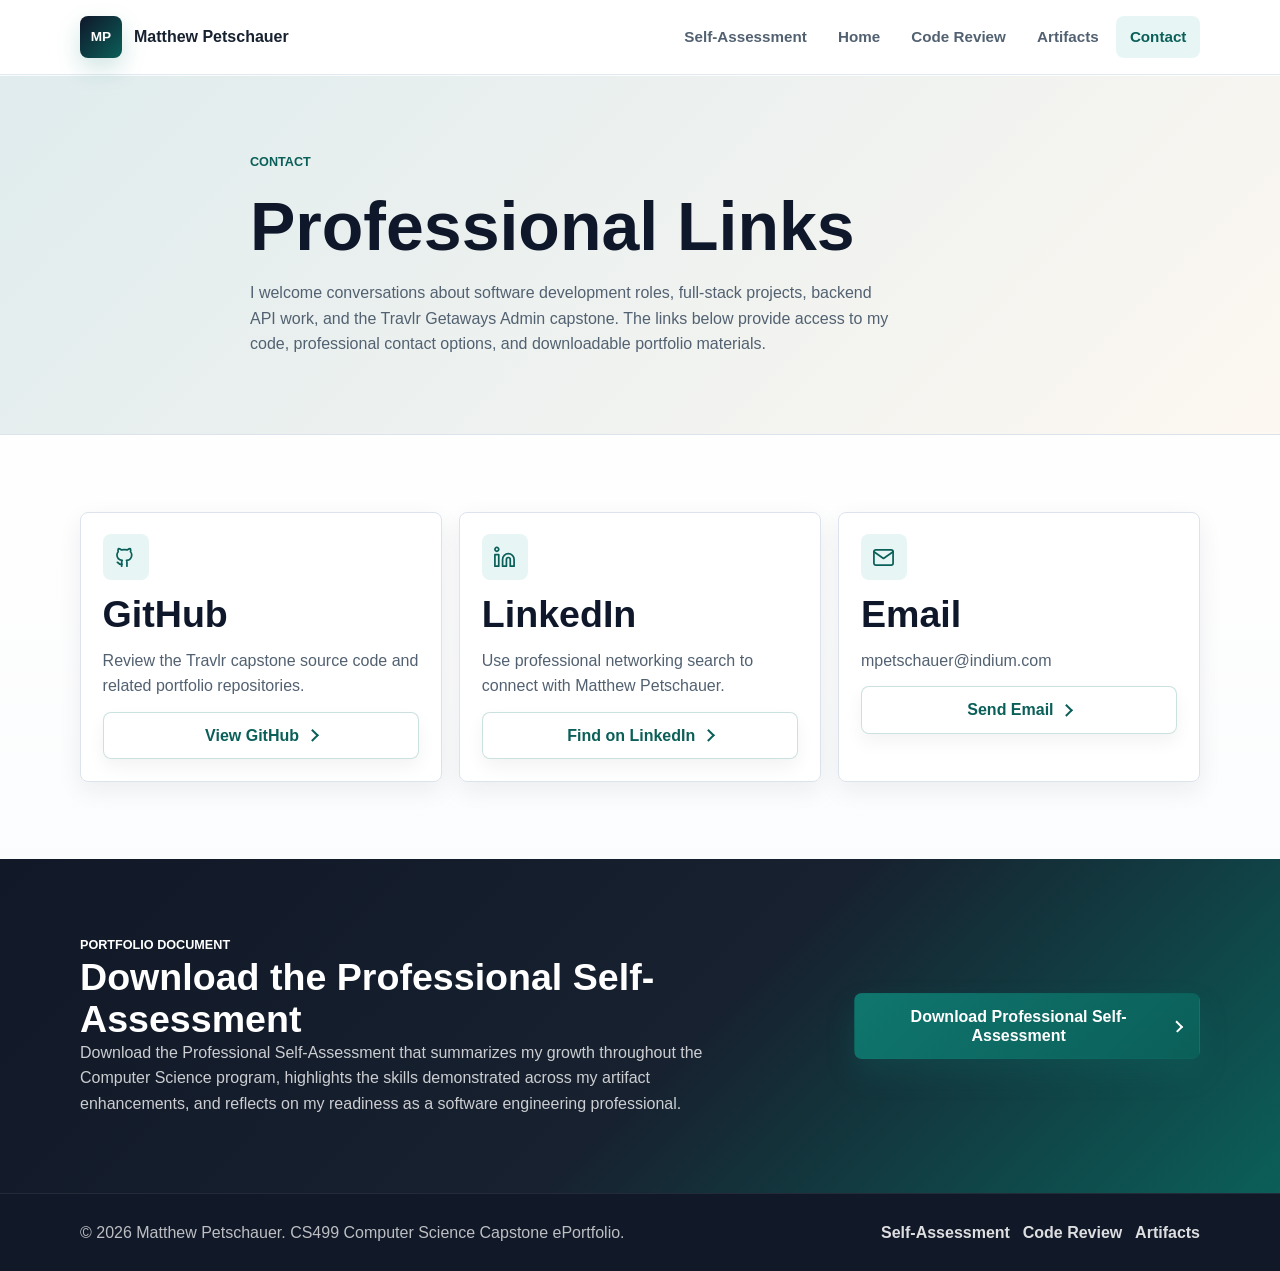
<file: pages/contact.html>
<!DOCTYPE html>
<html lang="en">
<head>
    <meta charset="UTF-8">
    <meta name="viewport" content="width=device-width, initial-scale=1.0">
    <meta name="description" content="Contact links and resume download for Matthew Petschauer's professional CS499 ePortfolio.">
    <title>Contact | Matthew Petschauer</title>
    <link rel="stylesheet" href="../styles.css">
</head>
<body>
    <!-- Skip link improves keyboard navigation and accessibility. -->
    <a class="skip-link" href="#main-content">Skip to main content</a>

    <!-- Shared site header and responsive navigation. -->
    <header class="site-header">
        <nav class="navbar container" aria-label="Primary navigation">
            <a class="brand" href="../index.html" aria-label="Matthew Petschauer home">
                <span class="brand-mark" aria-hidden="true">MP</span>
                <span>Matthew Petschauer</span>
            </a>

            <button class="nav-toggle" type="button" aria-expanded="false" aria-controls="primary-menu">
                <span class="sr-only">Toggle navigation</span>
                <span class="nav-toggle-line"></span>
                <span class="nav-toggle-line"></span>
                <span class="nav-toggle-line"></span>
            </button>

            <ul class="nav-menu" id="primary-menu">
                <li><a href="self-assessment.html">Self-Assessment</a></li>
                <li><a href="../index.html">Home</a></li>
                <li><a href="code-review.html">Code Review</a></li>
                <li><a href="artifacts.html">Artifacts</a></li>
                <li><a href="contact.html" aria-current="page">Contact</a></li>
            </ul>
        </nav>
    </header>

    <main id="main-content">
        <!-- Page hero introduces professional contact options. -->
        <section class="page-hero section">
            <div class="container narrow">
                <p class="eyebrow">Contact</p>
                <h1>Professional Links</h1>
                <p>
                    I welcome conversations about software development roles, full-stack projects, backend API work,
                    and the Travlr Getaways Admin capstone. The links below provide access to my code, professional
                    contact options, and downloadable portfolio materials.
                </p>
            </div>
        </section>

        <!-- Contact cards make each professional channel easy to scan. -->
        <section class="section">
            <div class="container contact-grid">
                <article class="card contact-card">
                    <span class="contact-icon" aria-hidden="true">
                        <svg viewBox="0 0 24 24" focusable="false">
                            <path d="M8.5 19c-3.5 1-3.5-1.7-5-2m10 4v-3.9c0-1 .1-1.4-.5-2 2.7-.3 5.5-1.3 5.5-6A4.7 4.7 0 0 0 17.2 6a4.3 4.3 0 0 0-.1-3.1s-1-.3-3.3 1.2a11.5 11.5 0 0 0-6 0C5.5 2.6 4.5 2.9 4.5 2.9A4.3 4.3 0 0 0 4.4 6a4.7 4.7 0 0 0-1.3 3.2c0 4.6 2.8 5.6 5.5 5.9-.4.4-.6.9-.6 1.6V21"></path>
                        </svg>
                    </span>
                    <h2>GitHub</h2>
                    <p>Review the Travlr capstone source code and related portfolio repositories.</p>
                    <a class="button button-secondary button-external"
                        href="https://github.com/mpetschauerIndium"
                        target="_blank"
                        rel="noopener noreferrer">
                            View GitHub
                </a>
                </article>

                <article class="card contact-card">
                    <span class="contact-icon" aria-hidden="true">
                        <svg viewBox="0 0 24 24" focusable="false">
                            <path d="M16 8a6 6 0 0 1 6 6v7h-4v-7a2 2 0 0 0-4 0v7h-4v-7a6 6 0 0 1 6-6z"></path>
                            <path d="M2 9h4v12H2z"></path>
                            <path d="M4 5.5a2 2 0 1 0 0-4 2 2 0 0 0 0 4z"></path>
                        </svg>
                    </span>
                    <h2>LinkedIn</h2>
                    <p>Use professional networking search to connect with Matthew Petschauer.</p>
                    <a class="button button-secondary button-external" href="https://www.linkedin.com/in/matt-petschauer-014b2817a/?skipRedirect=true">Find on LinkedIn</a>
                </article>

                <article class="card contact-card">
                    <span class="contact-icon" aria-hidden="true">
                        <svg viewBox="0 0 24 24" focusable="false">
                            <path d="M4 4h16c1.1 0 2 .9 2 2v12c0 1.1-.9 2-2 2H4c-1.1 0-2-.9-2-2V6c0-1.1.9-2 2-2z"></path>
                            <path d="m22 6-10 7L2 6"></path>
                        </svg>
                    </span>
                    <h2>Email</h2>
                    <p>mpetschauer@indium.com</p>
                    <a class="button button-secondary" href="mailto:mpetschauer@indium.com">Send Email</a>
                </article>
            </div>
        </section>

        <!-- Document call-to-action points to the downloadable self-assessment document. -->
        <section class="section section-cta">
            <div class="container cta-panel">
                <div>
                    <p class="eyebrow">Portfolio Document</p>
                    <h2>Download the Professional Self-Assessment</h2>
                    <p>Download the Professional Self-Assessment that summarizes my growth throughout the Computer Science program, highlights the skills demonstrated across my artifact enhancements, and reflects on my readiness as a software engineering professional.</p>
                </div>
                <a class="button button-primary" href="../documents/cs499-capstone-enhancement-narrative.docx" download>Download Professional Self-Assessment</a>
            </div>
        </section>
    </main>

    <!-- Shared site footer. -->
    <footer class="site-footer">
        <div class="container footer-grid">
            <p>&copy; <span id="current-year"></span> Matthew Petschauer. CS499 Computer Science Capstone ePortfolio.</p>
            <div class="footer-links" aria-label="Footer navigation">
                <a href="self-assessment.html">Self-Assessment</a>
                <a href="code-review.html">Code Review</a>
                <a href="artifacts.html">Artifacts</a>
            </div>
        </div>
    </footer>

    <script src="../script.js"></script>
</body>
</html>
</file>
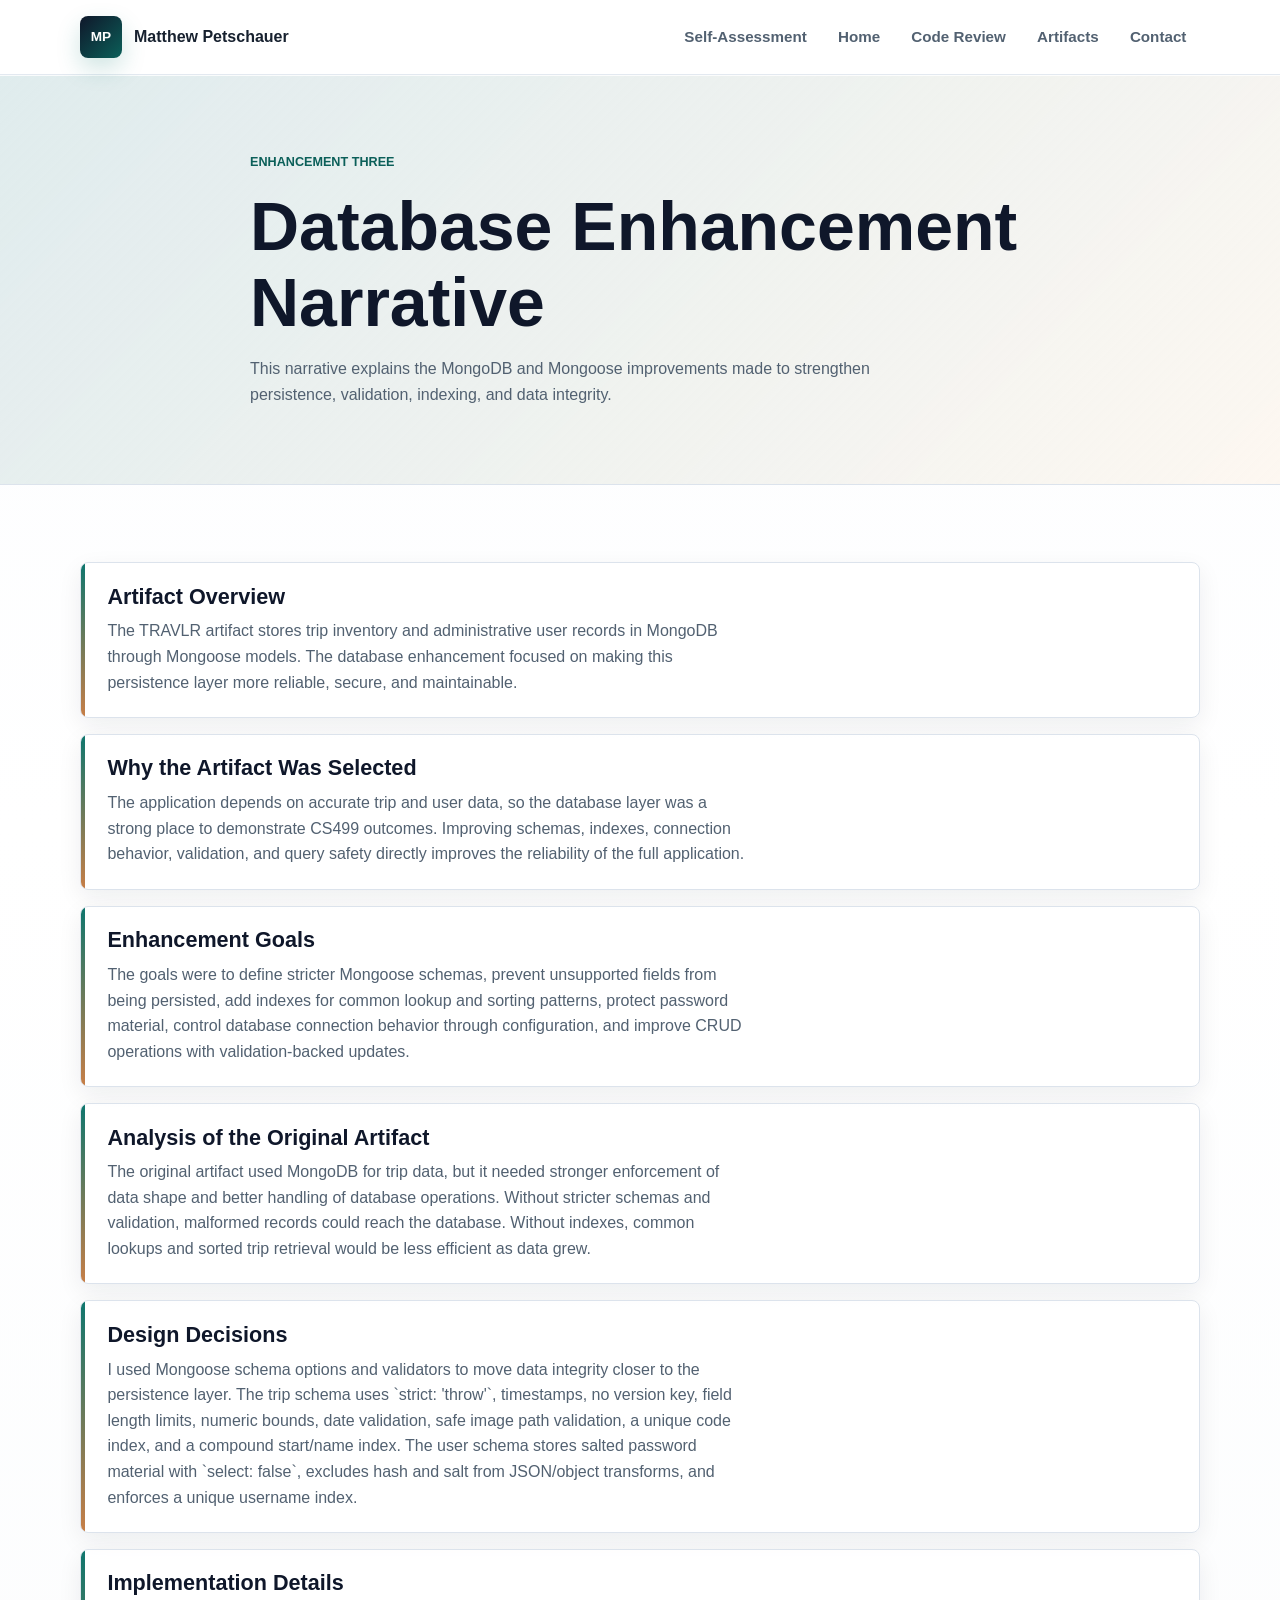
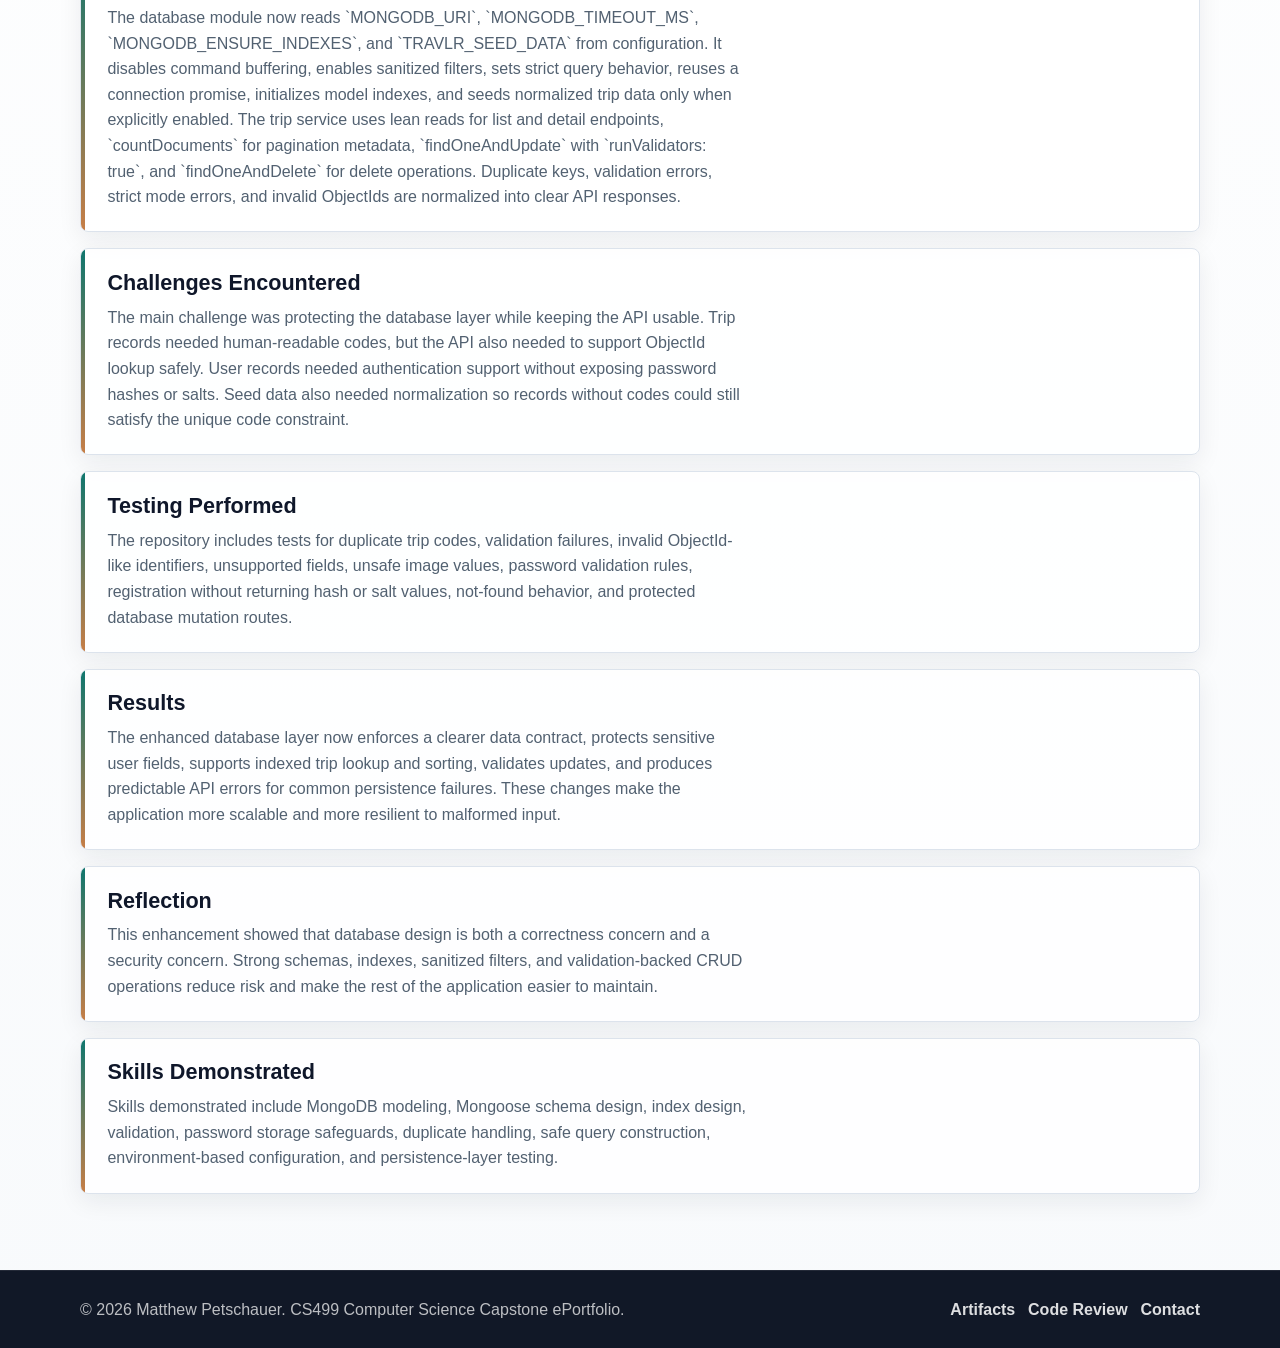
<file: pages/database-enhancement-narrative.html>
<!DOCTYPE html>
<html lang="en">
<head>
    <meta charset="UTF-8">
    <meta name="viewport" content="width=device-width, initial-scale=1.0">
    <meta name="description" content="Database enhancement narrative for Matthew Petschauer's SNHU CS499 ePortfolio.">
    <title>Database Enhancement Narrative | Matthew Petschauer</title>
    <link rel="stylesheet" href="../styles.css">
</head>
<body>
    <!-- Skip link improves keyboard navigation and accessibility. -->
    <a class="skip-link" href="#main-content">Skip to main content</a>

    <!-- Shared site header and responsive navigation. -->
    <header class="site-header">
        <nav class="navbar container" aria-label="Primary navigation">
            <a class="brand" href="../index.html" aria-label="Matthew Petschauer home">
                <span class="brand-mark" aria-hidden="true">MP</span>
                <span>Matthew Petschauer</span>
            </a>

            <button class="nav-toggle" type="button" aria-expanded="false" aria-controls="primary-menu">
                <span class="sr-only">Toggle navigation</span>
                <span class="nav-toggle-line"></span>
                <span class="nav-toggle-line"></span>
                <span class="nav-toggle-line"></span>
            </button>

            <ul class="nav-menu" id="primary-menu">
                <li><a href="self-assessment.html">Self-Assessment</a></li>
                <li><a href="../index.html">Home</a></li>
                <li><a href="code-review.html">Code Review</a></li>
                <li><a href="artifacts.html">Artifacts</a></li>
                <li><a href="contact.html">Contact</a></li>
            </ul>
        </nav>
    </header>

    <main id="main-content">
        <!-- Page hero introduces the enhancement narrative. -->
        <section class="page-hero section">
            <div class="container narrow">
                <p class="eyebrow">Enhancement Three</p>
                <h1>Database Enhancement Narrative</h1>
                <p>
                    This narrative explains the MongoDB and Mongoose improvements made to strengthen persistence, validation, indexing, and data integrity.
                </p>
            </div>
        </section>

        <!-- Narrative content uses the existing reflection block styling. -->
        <section class="section">
            <div class="container content-stack">
                <article class="reflection-block">
                    <h2>Artifact Overview</h2>
                    <p>The TRAVLR artifact stores trip inventory and administrative user records in MongoDB through Mongoose models. The database enhancement focused on making this persistence layer more reliable, secure, and maintainable.</p>
                </article>

                <article class="reflection-block">
                    <h2>Why the Artifact Was Selected</h2>
                    <p>The application depends on accurate trip and user data, so the database layer was a strong place to demonstrate CS499 outcomes. Improving schemas, indexes, connection behavior, validation, and query safety directly improves the reliability of the full application.</p>
                </article>

                <article class="reflection-block">
                    <h2>Enhancement Goals</h2>
                    <p>The goals were to define stricter Mongoose schemas, prevent unsupported fields from being persisted, add indexes for common lookup and sorting patterns, protect password material, control database connection behavior through configuration, and improve CRUD operations with validation-backed updates.</p>
                </article>

                <article class="reflection-block">
                    <h2>Analysis of the Original Artifact</h2>
                    <p>The original artifact used MongoDB for trip data, but it needed stronger enforcement of data shape and better handling of database operations. Without stricter schemas and validation, malformed records could reach the database. Without indexes, common lookups and sorted trip retrieval would be less efficient as data grew.</p>
                </article>

                <article class="reflection-block">
                    <h2>Design Decisions</h2>
                    <p>I used Mongoose schema options and validators to move data integrity closer to the persistence layer. The trip schema uses `strict: 'throw'`, timestamps, no version key, field length limits, numeric bounds, date validation, safe image path validation, a unique code index, and a compound start/name index. The user schema stores salted password material with `select: false`, excludes hash and salt from JSON/object transforms, and enforces a unique username index.</p>
                </article>

                <article class="reflection-block">
                    <h2>Implementation Details</h2>
                    <p>The database module now reads `MONGODB_URI`, `MONGODB_TIMEOUT_MS`, `MONGODB_ENSURE_INDEXES`, and `TRAVLR_SEED_DATA` from configuration. It disables command buffering, enables sanitized filters, sets strict query behavior, reuses a connection promise, initializes model indexes, and seeds normalized trip data only when explicitly enabled. The trip service uses lean reads for list and detail endpoints, `countDocuments` for pagination metadata, `findOneAndUpdate` with `runValidators: true`, and `findOneAndDelete` for delete operations. Duplicate keys, validation errors, strict mode errors, and invalid ObjectIds are normalized into clear API responses.</p>
                </article>

                <article class="reflection-block">
                    <h2>Challenges Encountered</h2>
                    <p>The main challenge was protecting the database layer while keeping the API usable. Trip records needed human-readable codes, but the API also needed to support ObjectId lookup safely. User records needed authentication support without exposing password hashes or salts. Seed data also needed normalization so records without codes could still satisfy the unique code constraint.</p>
                </article>

                <article class="reflection-block">
                    <h2>Testing Performed</h2>
                    <p>The repository includes tests for duplicate trip codes, validation failures, invalid ObjectId-like identifiers, unsupported fields, unsafe image values, password validation rules, registration without returning hash or salt values, not-found behavior, and protected database mutation routes.</p>
                </article>

                <article class="reflection-block">
                    <h2>Results</h2>
                    <p>The enhanced database layer now enforces a clearer data contract, protects sensitive user fields, supports indexed trip lookup and sorting, validates updates, and produces predictable API errors for common persistence failures. These changes make the application more scalable and more resilient to malformed input.</p>
                </article>

                <article class="reflection-block">
                    <h2>Reflection</h2>
                    <p>This enhancement showed that database design is both a correctness concern and a security concern. Strong schemas, indexes, sanitized filters, and validation-backed CRUD operations reduce risk and make the rest of the application easier to maintain.</p>
                </article>

                <article class="reflection-block">
                    <h2>Skills Demonstrated</h2>
                    <p>Skills demonstrated include MongoDB modeling, Mongoose schema design, index design, validation, password storage safeguards, duplicate handling, safe query construction, environment-based configuration, and persistence-layer testing.</p>
                </article>
            </div>
        </section>
    </main>

    <!-- Shared site footer. -->
    <footer class="site-footer">
        <div class="container footer-grid">
            <p>&copy; <span id="current-year"></span> Matthew Petschauer. CS499 Computer Science Capstone ePortfolio.</p>
            <div class="footer-links" aria-label="Footer navigation">
                <a href="artifacts.html">Artifacts</a>
                <a href="code-review.html">Code Review</a>
                <a href="contact.html">Contact</a>
            </div>
        </div>
    </footer>

    <script src="../script.js"></script>
</body>
</html>
</file>
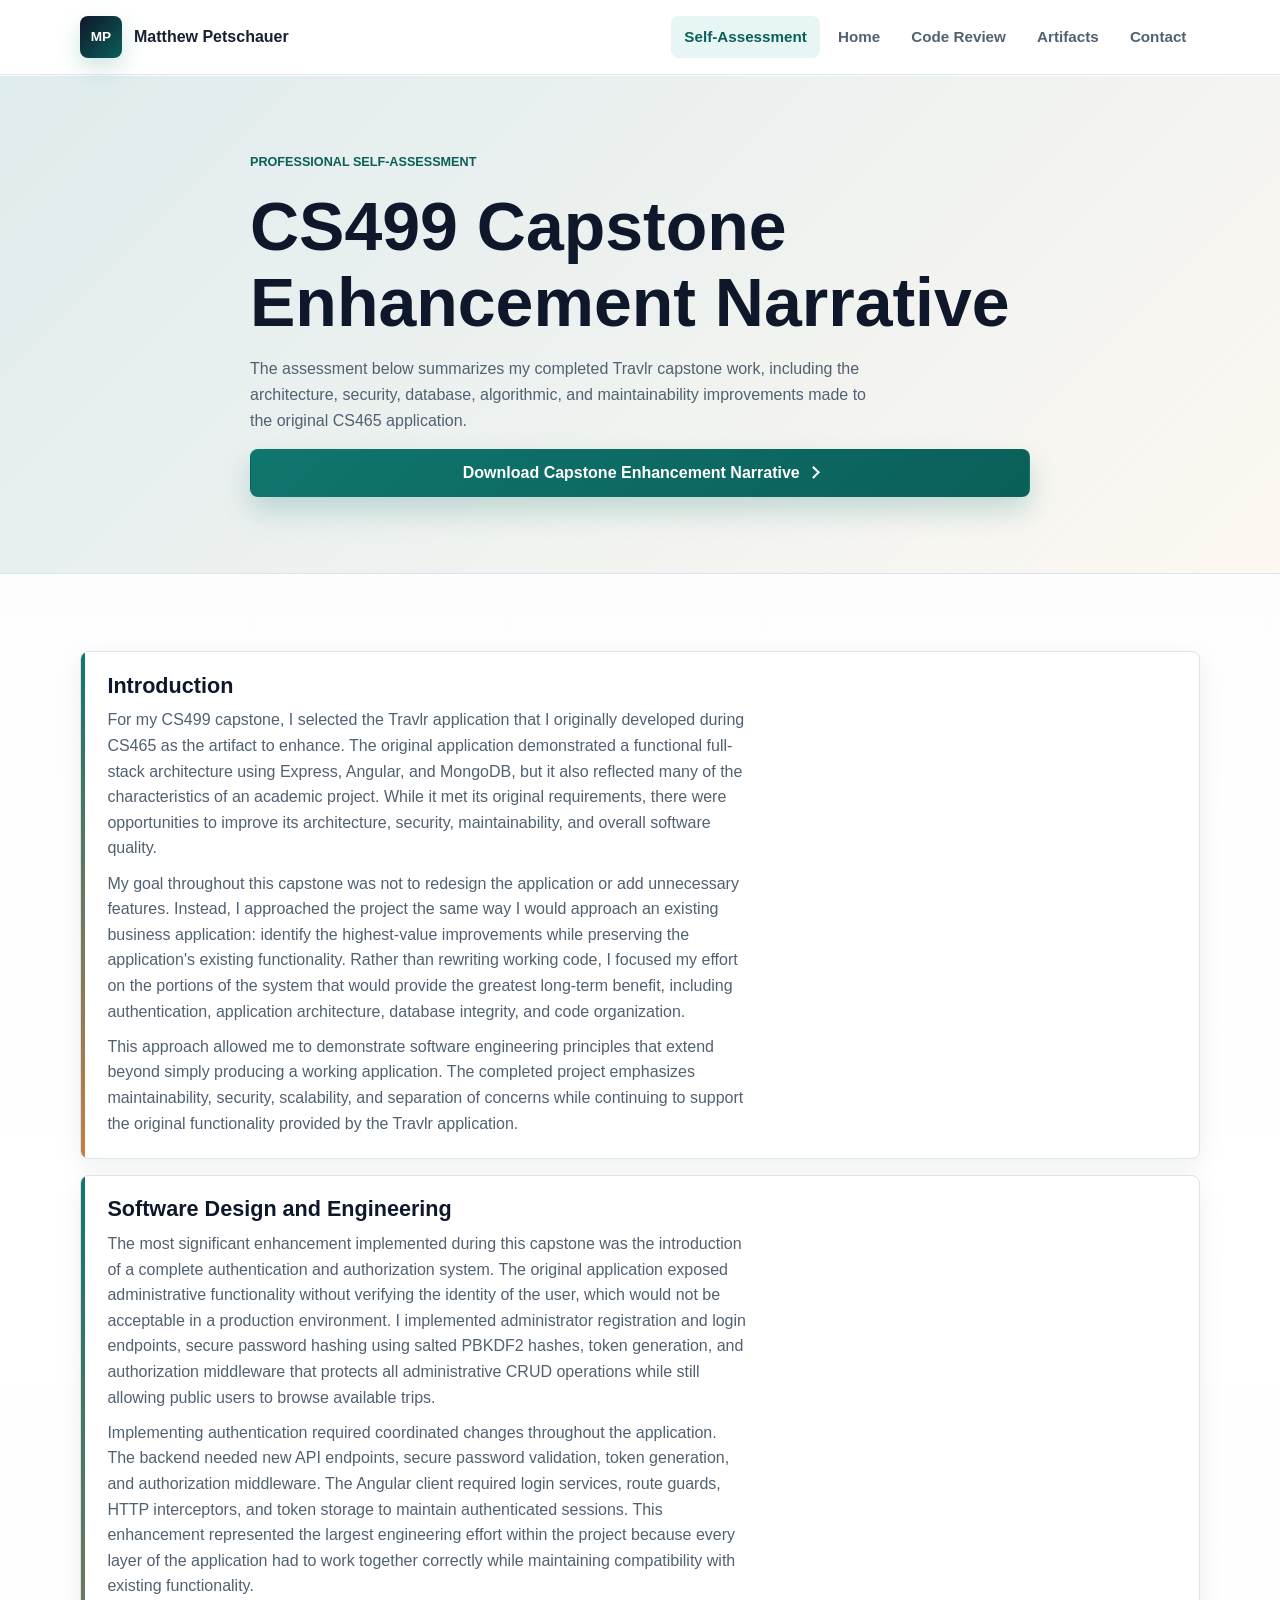
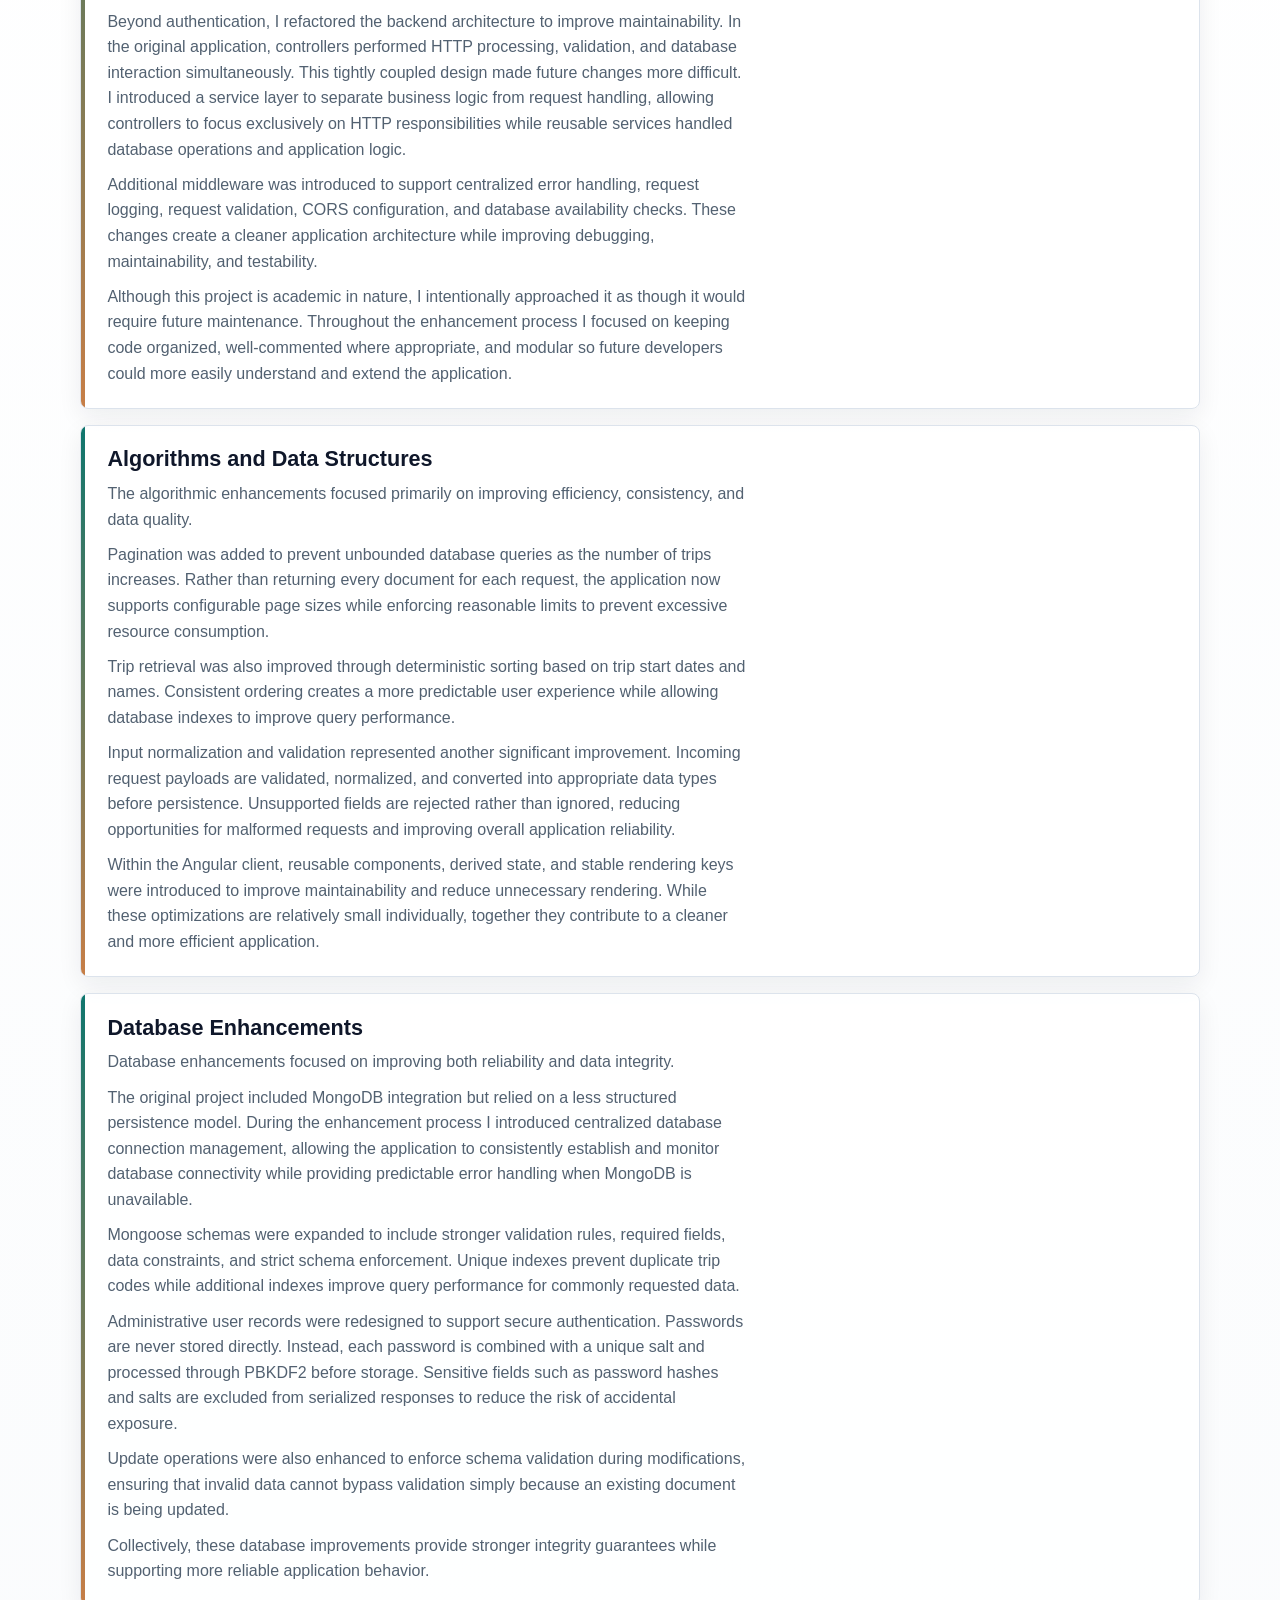
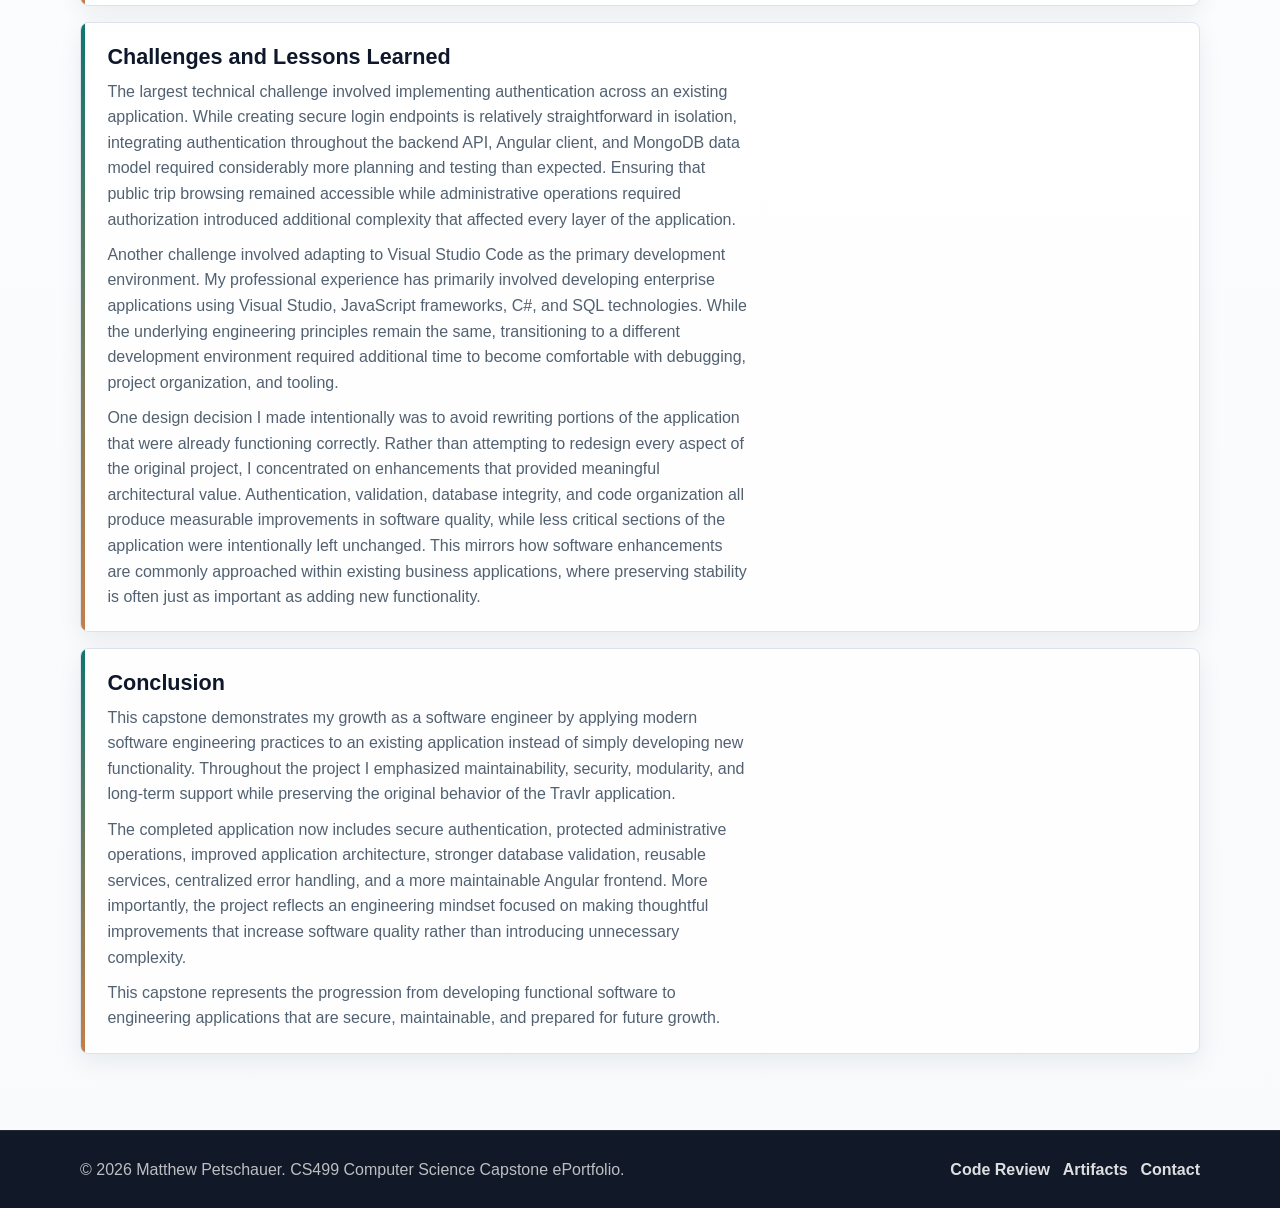
<file: pages/self-assessment.html>
<!DOCTYPE html>
<html lang="en">
<head>
    <meta charset="UTF-8">
    <meta name="viewport" content="width=device-width, initial-scale=1.0">
    <meta name="description" content="Professional self-assessment for Matthew Petschauer's SNHU CS499 Computer Science Capstone ePortfolio.">
    <title>Professional Self-Assessment | Matthew Petschauer</title>
    <link rel="stylesheet" href="../styles.css">
</head>
<body>
    <!-- Skip link improves keyboard navigation and accessibility. -->
    <a class="skip-link" href="#main-content">Skip to main content</a>

    <!-- Shared site header and responsive navigation. -->
    <header class="site-header">
        <nav class="navbar container" aria-label="Primary navigation">
            <a class="brand" href="../index.html" aria-label="Matthew Petschauer home">
                <span class="brand-mark" aria-hidden="true">MP</span>
                <span>Matthew Petschauer</span>
            </a>

            <button class="nav-toggle" type="button" aria-expanded="false" aria-controls="primary-menu">
                <span class="sr-only">Toggle navigation</span>
                <span class="nav-toggle-line"></span>
                <span class="nav-toggle-line"></span>
                <span class="nav-toggle-line"></span>
            </button>

            <ul class="nav-menu" id="primary-menu">
                <li><a href="self-assessment.html" aria-current="page">Self-Assessment</a></li>
                <li><a href="../index.html">Home</a></li>
                <li><a href="code-review.html">Code Review</a></li>
                <li><a href="artifacts.html">Artifacts</a></li>
                <li><a href="contact.html">Contact</a></li>
            </ul>
        </nav>
    </header>

    <main id="main-content">
        <!-- Page hero introduces the self-assessment document. -->
        <section class="page-hero section">
            <div class="container narrow">
                <p class="eyebrow">Professional Self-Assessment</p>
                <h1>CS499 Capstone Enhancement Narrative</h1>
                <p>
                    The assessment below summarizes my completed Travlr capstone work, including the architecture,
                    security, database, algorithmic, and maintainability improvements made to the original CS465
                    application.
                </p>
                <a class="button button-primary" href="../documents/cs499-capstone-enhancement-narrative.docx" download>
                    Download Capstone Enhancement Narrative
                </a>
            </div>
        </section>

        <!-- The assessment content is displayed directly on the page for reviewers. -->
        <section class="section">
            <div class="container content-stack">
                <article class="reflection-block">
                    <h2>Introduction</h2>
                    <p>For my CS499 capstone, I selected the Travlr application that I originally developed during CS465 as the artifact to enhance. The original application demonstrated a functional full-stack architecture using Express, Angular, and MongoDB, but it also reflected many of the characteristics of an academic project. While it met its original requirements, there were opportunities to improve its architecture, security, maintainability, and overall software quality.</p>
                    <p>My goal throughout this capstone was not to redesign the application or add unnecessary features. Instead, I approached the project the same way I would approach an existing business application: identify the highest-value improvements while preserving the application's existing functionality. Rather than rewriting working code, I focused my effort on the portions of the system that would provide the greatest long-term benefit, including authentication, application architecture, database integrity, and code organization.</p>
                    <p>This approach allowed me to demonstrate software engineering principles that extend beyond simply producing a working application. The completed project emphasizes maintainability, security, scalability, and separation of concerns while continuing to support the original functionality provided by the Travlr application.</p>
                </article>

                <article class="reflection-block">
                    <h2>Software Design and Engineering</h2>
                    <p>The most significant enhancement implemented during this capstone was the introduction of a complete authentication and authorization system. The original application exposed administrative functionality without verifying the identity of the user, which would not be acceptable in a production environment. I implemented administrator registration and login endpoints, secure password hashing using salted PBKDF2 hashes, token generation, and authorization middleware that protects all administrative CRUD operations while still allowing public users to browse available trips.</p>
                    <p>Implementing authentication required coordinated changes throughout the application. The backend needed new API endpoints, secure password validation, token generation, and authorization middleware. The Angular client required login services, route guards, HTTP interceptors, and token storage to maintain authenticated sessions. This enhancement represented the largest engineering effort within the project because every layer of the application had to work together correctly while maintaining compatibility with existing functionality.</p>
                    <p>Beyond authentication, I refactored the backend architecture to improve maintainability. In the original application, controllers performed HTTP processing, validation, and database interaction simultaneously. This tightly coupled design made future changes more difficult. I introduced a service layer to separate business logic from request handling, allowing controllers to focus exclusively on HTTP responsibilities while reusable services handled database operations and application logic.</p>
                    <p>Additional middleware was introduced to support centralized error handling, request logging, request validation, CORS configuration, and database availability checks. These changes create a cleaner application architecture while improving debugging, maintainability, and testability.</p>
                    <p>Although this project is academic in nature, I intentionally approached it as though it would require future maintenance. Throughout the enhancement process I focused on keeping code organized, well-commented where appropriate, and modular so future developers could more easily understand and extend the application.</p>
                </article>

                <article class="reflection-block">
                    <h2>Algorithms and Data Structures</h2>
                    <p>The algorithmic enhancements focused primarily on improving efficiency, consistency, and data quality.</p>
                    <p>Pagination was added to prevent unbounded database queries as the number of trips increases. Rather than returning every document for each request, the application now supports configurable page sizes while enforcing reasonable limits to prevent excessive resource consumption.</p>
                    <p>Trip retrieval was also improved through deterministic sorting based on trip start dates and names. Consistent ordering creates a more predictable user experience while allowing database indexes to improve query performance.</p>
                    <p>Input normalization and validation represented another significant improvement. Incoming request payloads are validated, normalized, and converted into appropriate data types before persistence. Unsupported fields are rejected rather than ignored, reducing opportunities for malformed requests and improving overall application reliability.</p>
                    <p>Within the Angular client, reusable components, derived state, and stable rendering keys were introduced to improve maintainability and reduce unnecessary rendering. While these optimizations are relatively small individually, together they contribute to a cleaner and more efficient application.</p>
                </article>

                <article class="reflection-block">
                    <h2>Database Enhancements</h2>
                    <p>Database enhancements focused on improving both reliability and data integrity.</p>
                    <p>The original project included MongoDB integration but relied on a less structured persistence model. During the enhancement process I introduced centralized database connection management, allowing the application to consistently establish and monitor database connectivity while providing predictable error handling when MongoDB is unavailable.</p>
                    <p>Mongoose schemas were expanded to include stronger validation rules, required fields, data constraints, and strict schema enforcement. Unique indexes prevent duplicate trip codes while additional indexes improve query performance for commonly requested data.</p>
                    <p>Administrative user records were redesigned to support secure authentication. Passwords are never stored directly. Instead, each password is combined with a unique salt and processed through PBKDF2 before storage. Sensitive fields such as password hashes and salts are excluded from serialized responses to reduce the risk of accidental exposure.</p>
                    <p>Update operations were also enhanced to enforce schema validation during modifications, ensuring that invalid data cannot bypass validation simply because an existing document is being updated.</p>
                    <p>Collectively, these database improvements provide stronger integrity guarantees while supporting more reliable application behavior.</p>
                </article>

                <article class="reflection-block">
                    <h2>Challenges and Lessons Learned</h2>
                    <p>The largest technical challenge involved implementing authentication across an existing application. While creating secure login endpoints is relatively straightforward in isolation, integrating authentication throughout the backend API, Angular client, and MongoDB data model required considerably more planning and testing than expected. Ensuring that public trip browsing remained accessible while administrative operations required authorization introduced additional complexity that affected every layer of the application.</p>
                    <p>Another challenge involved adapting to Visual Studio Code as the primary development environment. My professional experience has primarily involved developing enterprise applications using Visual Studio, JavaScript frameworks, C#, and SQL technologies. While the underlying engineering principles remain the same, transitioning to a different development environment required additional time to become comfortable with debugging, project organization, and tooling.</p>
                    <p>One design decision I made intentionally was to avoid rewriting portions of the application that were already functioning correctly. Rather than attempting to redesign every aspect of the original project, I concentrated on enhancements that provided meaningful architectural value. Authentication, validation, database integrity, and code organization all produce measurable improvements in software quality, while less critical sections of the application were intentionally left unchanged. This mirrors how software enhancements are commonly approached within existing business applications, where preserving stability is often just as important as adding new functionality.</p>
                </article>

                <article class="reflection-block">
                    <h2>Conclusion</h2>
                    <p>This capstone demonstrates my growth as a software engineer by applying modern software engineering practices to an existing application instead of simply developing new functionality. Throughout the project I emphasized maintainability, security, modularity, and long-term support while preserving the original behavior of the Travlr application.</p>
                    <p>The completed application now includes secure authentication, protected administrative operations, improved application architecture, stronger database validation, reusable services, centralized error handling, and a more maintainable Angular frontend. More importantly, the project reflects an engineering mindset focused on making thoughtful improvements that increase software quality rather than introducing unnecessary complexity.</p>
                    <p>This capstone represents the progression from developing functional software to engineering applications that are secure, maintainable, and prepared for future growth.</p>
                </article>
            </div>
        </section>
    </main>

    <!-- Shared site footer. -->
    <footer class="site-footer">
        <div class="container footer-grid">
            <p>&copy; <span id="current-year"></span> Matthew Petschauer. CS499 Computer Science Capstone ePortfolio.</p>
            <div class="footer-links" aria-label="Footer navigation">
                <a href="code-review.html">Code Review</a>
                <a href="artifacts.html">Artifacts</a>
                <a href="contact.html">Contact</a>
            </div>
        </div>
    </footer>

    <script src="../script.js"></script>
</body>
</html>
</file>
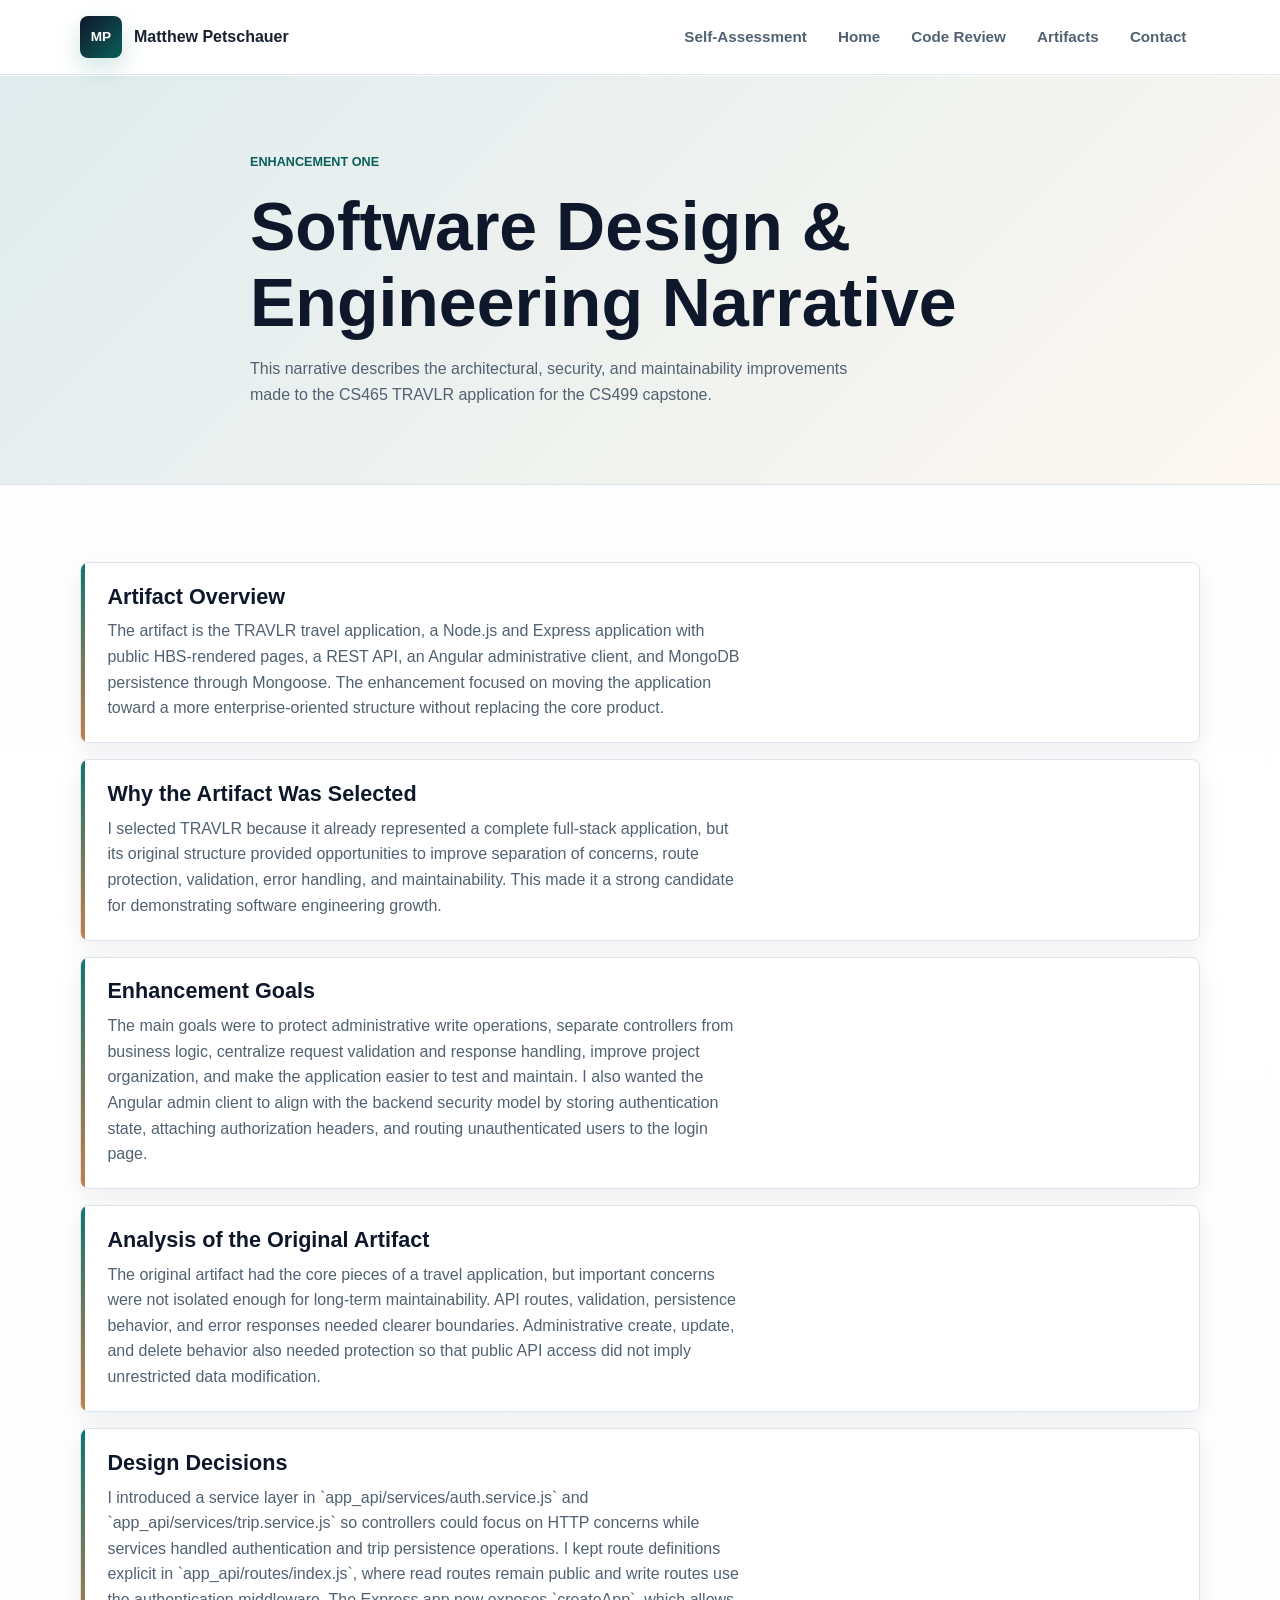
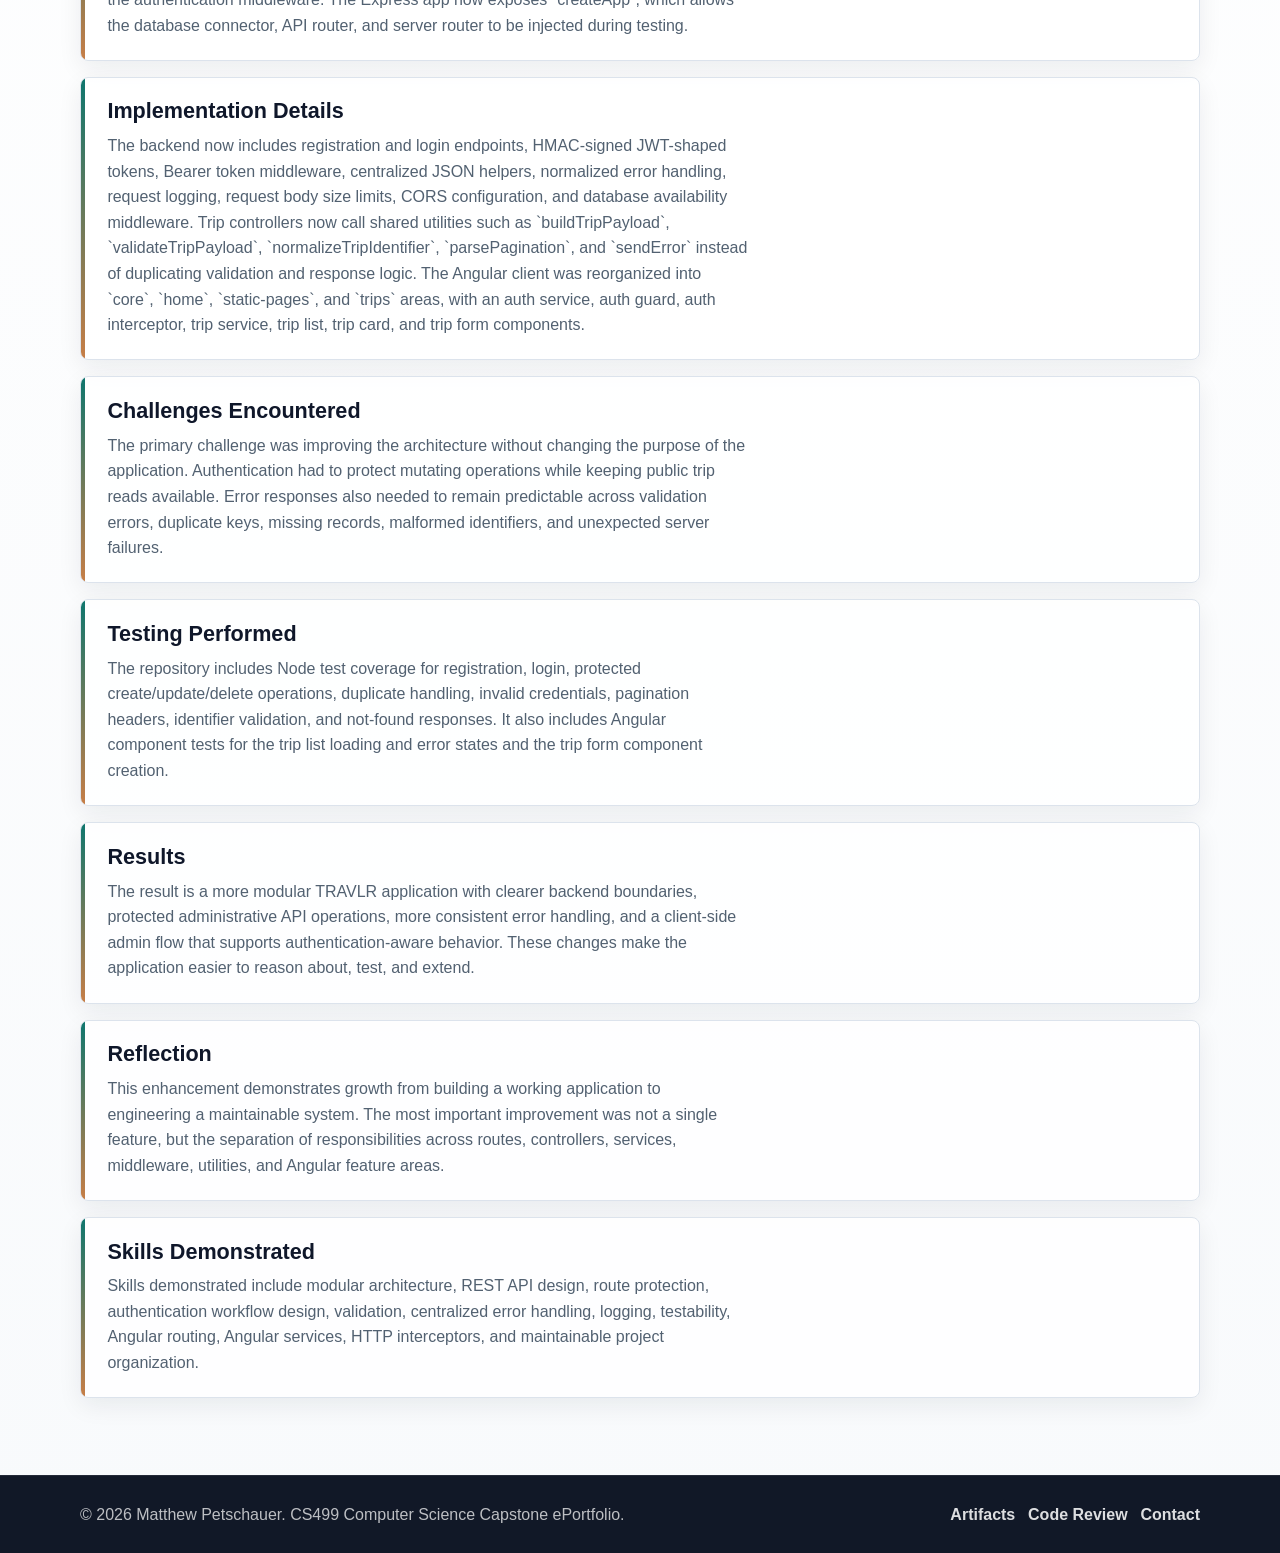
<file: pages/software-design-engineering-narrative.html>
<!DOCTYPE html>
<html lang="en">
<head>
    <meta charset="UTF-8">
    <meta name="viewport" content="width=device-width, initial-scale=1.0">
    <meta name="description" content="Software design and engineering enhancement narrative for Matthew Petschauer's SNHU CS499 ePortfolio.">
    <title>Software Design &amp; Engineering Narrative | Matthew Petschauer</title>
    <link rel="stylesheet" href="../styles.css">
</head>
<body>
    <!-- Skip link improves keyboard navigation and accessibility. -->
    <a class="skip-link" href="#main-content">Skip to main content</a>

    <!-- Shared site header and responsive navigation. -->
    <header class="site-header">
        <nav class="navbar container" aria-label="Primary navigation">
            <a class="brand" href="../index.html" aria-label="Matthew Petschauer home">
                <span class="brand-mark" aria-hidden="true">MP</span>
                <span>Matthew Petschauer</span>
            </a>

            <button class="nav-toggle" type="button" aria-expanded="false" aria-controls="primary-menu">
                <span class="sr-only">Toggle navigation</span>
                <span class="nav-toggle-line"></span>
                <span class="nav-toggle-line"></span>
                <span class="nav-toggle-line"></span>
            </button>

            <ul class="nav-menu" id="primary-menu">
                <li><a href="self-assessment.html">Self-Assessment</a></li>
                <li><a href="../index.html">Home</a></li>
                <li><a href="code-review.html">Code Review</a></li>
                <li><a href="artifacts.html">Artifacts</a></li>
                <li><a href="contact.html">Contact</a></li>
            </ul>
        </nav>
    </header>

    <main id="main-content">
        <!-- Page hero introduces the enhancement narrative. -->
        <section class="page-hero section">
            <div class="container narrow">
                <p class="eyebrow">Enhancement One</p>
                <h1>Software Design &amp; Engineering Narrative</h1>
                <p>
                    This narrative describes the architectural, security, and maintainability improvements made to the CS465 TRAVLR application for the CS499 capstone.
                </p>
            </div>
        </section>

        <!-- Narrative content uses the existing reflection block styling. -->
        <section class="section">
            <div class="container content-stack">
                <article class="reflection-block">
                    <h2>Artifact Overview</h2>
                    <p>The artifact is the TRAVLR travel application, a Node.js and Express application with public HBS-rendered pages, a REST API, an Angular administrative client, and MongoDB persistence through Mongoose. The enhancement focused on moving the application toward a more enterprise-oriented structure without replacing the core product.</p>
                </article>

                <article class="reflection-block">
                    <h2>Why the Artifact Was Selected</h2>
                    <p>I selected TRAVLR because it already represented a complete full-stack application, but its original structure provided opportunities to improve separation of concerns, route protection, validation, error handling, and maintainability. This made it a strong candidate for demonstrating software engineering growth.</p>
                </article>

                <article class="reflection-block">
                    <h2>Enhancement Goals</h2>
                    <p>The main goals were to protect administrative write operations, separate controllers from business logic, centralize request validation and response handling, improve project organization, and make the application easier to test and maintain. I also wanted the Angular admin client to align with the backend security model by storing authentication state, attaching authorization headers, and routing unauthenticated users to the login page.</p>
                </article>

                <article class="reflection-block">
                    <h2>Analysis of the Original Artifact</h2>
                    <p>The original artifact had the core pieces of a travel application, but important concerns were not isolated enough for long-term maintainability. API routes, validation, persistence behavior, and error responses needed clearer boundaries. Administrative create, update, and delete behavior also needed protection so that public API access did not imply unrestricted data modification.</p>
                </article>

                <article class="reflection-block">
                    <h2>Design Decisions</h2>
                    <p>I introduced a service layer in `app_api/services/auth.service.js` and `app_api/services/trip.service.js` so controllers could focus on HTTP concerns while services handled authentication and trip persistence operations. I kept route definitions explicit in `app_api/routes/index.js`, where read routes remain public and write routes use the authentication middleware. The Express app now exposes `createApp`, which allows the database connector, API router, and server router to be injected during testing.</p>
                </article>

                <article class="reflection-block">
                    <h2>Implementation Details</h2>
                    <p>The backend now includes registration and login endpoints, HMAC-signed JWT-shaped tokens, Bearer token middleware, centralized JSON helpers, normalized error handling, request logging, request body size limits, CORS configuration, and database availability middleware. Trip controllers now call shared utilities such as `buildTripPayload`, `validateTripPayload`, `normalizeTripIdentifier`, `parsePagination`, and `sendError` instead of duplicating validation and response logic. The Angular client was reorganized into `core`, `home`, `static-pages`, and `trips` areas, with an auth service, auth guard, auth interceptor, trip service, trip list, trip card, and trip form components.</p>
                </article>

                <article class="reflection-block">
                    <h2>Challenges Encountered</h2>
                    <p>The primary challenge was improving the architecture without changing the purpose of the application. Authentication had to protect mutating operations while keeping public trip reads available. Error responses also needed to remain predictable across validation errors, duplicate keys, missing records, malformed identifiers, and unexpected server failures.</p>
                </article>

                <article class="reflection-block">
                    <h2>Testing Performed</h2>
                    <p>The repository includes Node test coverage for registration, login, protected create/update/delete operations, duplicate handling, invalid credentials, pagination headers, identifier validation, and not-found responses. It also includes Angular component tests for the trip list loading and error states and the trip form component creation.</p>
                </article>

                <article class="reflection-block">
                    <h2>Results</h2>
                    <p>The result is a more modular TRAVLR application with clearer backend boundaries, protected administrative API operations, more consistent error handling, and a client-side admin flow that supports authentication-aware behavior. These changes make the application easier to reason about, test, and extend.</p>
                </article>

                <article class="reflection-block">
                    <h2>Reflection</h2>
                    <p>This enhancement demonstrates growth from building a working application to engineering a maintainable system. The most important improvement was not a single feature, but the separation of responsibilities across routes, controllers, services, middleware, utilities, and Angular feature areas.</p>
                </article>

                <article class="reflection-block">
                    <h2>Skills Demonstrated</h2>
                    <p>Skills demonstrated include modular architecture, REST API design, route protection, authentication workflow design, validation, centralized error handling, logging, testability, Angular routing, Angular services, HTTP interceptors, and maintainable project organization.</p>
                </article>
            </div>
        </section>
    </main>

    <!-- Shared site footer. -->
    <footer class="site-footer">
        <div class="container footer-grid">
            <p>&copy; <span id="current-year"></span> Matthew Petschauer. CS499 Computer Science Capstone ePortfolio.</p>
            <div class="footer-links" aria-label="Footer navigation">
                <a href="artifacts.html">Artifacts</a>
                <a href="code-review.html">Code Review</a>
                <a href="contact.html">Contact</a>
            </div>
        </div>
    </footer>

    <script src="../script.js"></script>
</body>
</html>
</file>
<file: styles.css>
/* ==========================================================================
   CS499 ePortfolio Stylesheet
   Static CSS for a GitHub Pages-ready portfolio using no frameworks.
   ========================================================================== */

/* Design tokens keep spacing, color, and shadows consistent across pages. */
:root {
    --color-ink: #17212f;
    --color-heading: #0f172a;
    --color-muted: #526171;
    --color-surface: #ffffff;
    --color-surface-alt: #f7f9fc;
    --color-surface-glass: rgba(255, 255, 255, 0.82);
    --color-border: #dce3ec;
    --color-primary: #0f766e;
    --color-primary-dark: #0b5f59;
    --color-primary-soft: #e7f6f4;
    --color-accent: #b45309;
    --color-accent-soft: #fff7ed;
    --color-link: #0f766e;
    --shadow-sm: 0 8px 24px rgba(15, 23, 42, 0.07);
    --shadow-md: 0 18px 48px rgba(15, 23, 42, 0.12);
    --shadow-lg: 0 28px 70px rgba(15, 23, 42, 0.16);
    --radius: 8px;
    --container: 1120px;
    --section-space: clamp(3rem, 6vw, 5rem);
}

/* Base reset creates predictable sizing and smooth in-page navigation. */
* {
    box-sizing: border-box;
}

html {
    scroll-behavior: smooth;
}

body {
    margin: 0;
    background:
        linear-gradient(180deg, #fbfcfe 0%, #ffffff 28%, #f8fafc 100%);
    color: var(--color-ink);
    font-family: "Inter", "Segoe UI", Roboto, Helvetica, Arial, sans-serif;
    font-size: 1rem;
    line-height: 1.6;
    text-rendering: optimizeLegibility;
}

img,
svg,
video {
    display: block;
    max-width: 100%;
}

a {
    color: inherit;
    text-decoration: none;
}

p {
    margin: 0;
    color: var(--color-muted);
    max-width: 72ch;
}

h1,
h2,
h3 {
    margin: 0;
    color: var(--color-heading);
    line-height: 1.12;
    letter-spacing: 0;
}

h1 {
    font-size: 4.25rem;
    font-weight: 800;
}

h2 {
    font-size: 2.35rem;
    font-weight: 760;
}

h3 {
    font-size: 1.1rem;
    font-weight: 750;
}

ul {
    margin: 0;
    padding: 0;
}

:focus-visible {
    outline: 3px solid rgba(15, 118, 110, 0.35);
    outline-offset: 3px;
}

/* Accessibility helpers keep keyboard and screen reader users supported. */
.skip-link {
    position: absolute;
    left: 1rem;
    top: -4rem;
    z-index: 1000;
    border-radius: var(--radius);
    background: var(--color-ink);
    color: var(--color-surface);
    padding: 0.75rem 1rem;
    transition: top 160ms ease;
}

.skip-link:focus {
    top: 1rem;
}

.sr-only {
    position: absolute;
    width: 1px;
    height: 1px;
    margin: -1px;
    overflow: hidden;
    clip: rect(0, 0, 0, 0);
    white-space: nowrap;
    border: 0;
}

/* Layout utilities provide reusable page structure. */
.container {
    width: min(100% - 2.5rem, var(--container));
    margin-inline: auto;
}

.narrow {
    max-width: 780px;
}

.section {
    padding-block: var(--section-space);
}

.section-muted {
    background:
        linear-gradient(180deg, rgba(247, 249, 252, 0.9), rgba(239, 244, 249, 0.78));
}

.section-heading {
    max-width: 720px;
    margin-bottom: 1.75rem;
}

.section-heading h2,
.section-heading p {
    margin-top: 0.75rem;
}

.section-copy {
    display: grid;
    gap: 1rem;
}

.split-layout {
    display: grid;
    grid-template-columns: minmax(0, 0.85fr) minmax(0, 1.15fr);
    gap: clamp(1.75rem, 5vw, 3.5rem);
    align-items: start;
}

.two-column {
    display: grid;
    grid-template-columns: repeat(2, minmax(0, 1fr));
    gap: 1.5rem;
}

.content-stack {
    display: grid;
    gap: 1rem;
}

/* Header and navigation are sticky, responsive, and GitHub Pages friendly. */
.site-header {
    position: sticky;
    top: 0;
    z-index: 100;
    border-bottom: 1px solid rgba(220, 227, 236, 0.78);
    background: rgba(255, 255, 255, 0.84);
    backdrop-filter: blur(18px);
    box-shadow: 0 1px 0 rgba(255, 255, 255, 0.8);
    transition: box-shadow 180ms ease, background 180ms ease;
}

.site-header.is-scrolled {
    background: rgba(255, 255, 255, 0.92);
    box-shadow: 0 12px 32px rgba(15, 23, 42, 0.08);
}

.navbar {
    display: flex;
    min-height: 74px;
    align-items: center;
    justify-content: space-between;
    gap: 1rem;
}

.brand {
    display: inline-flex;
    align-items: center;
    gap: 0.75rem;
    font-weight: 700;
    transition: color 160ms ease, transform 160ms ease;
}

.brand:hover,
.brand:focus-visible {
    color: var(--color-primary-dark);
    transform: translateY(-1px);
}

.brand-mark {
    display: grid;
    width: 42px;
    height: 42px;
    place-items: center;
    border-radius: var(--radius);
    background: linear-gradient(135deg, var(--color-heading), var(--color-primary-dark));
    color: var(--color-surface);
    font-size: 0.85rem;
    letter-spacing: 0;
    box-shadow: 0 10px 24px rgba(15, 118, 110, 0.2);
}

.nav-menu {
    display: flex;
    align-items: center;
    gap: 0.25rem;
    list-style: none;
}

.nav-menu a {
    position: relative;
    display: inline-flex;
    min-height: 42px;
    align-items: center;
    border-radius: var(--radius);
    color: var(--color-muted);
    font-size: 0.95rem;
    font-weight: 650;
    padding: 0.55rem 0.85rem;
    transition: background 160ms ease, color 160ms ease, transform 160ms ease;
}

.nav-menu a:hover,
.nav-menu a:focus-visible,
.nav-menu a[aria-current="page"] {
    background: var(--color-primary-soft);
    color: var(--color-primary-dark);
}

.nav-menu a:hover,
.nav-menu a:focus-visible {
    transform: translateY(-1px);
}

.nav-toggle {
    display: none;
    width: 44px;
    height: 44px;
    align-items: center;
    justify-content: center;
    border: 1px solid var(--color-border);
    border-radius: var(--radius);
    background: var(--color-surface-glass);
    cursor: pointer;
    transition: border-color 160ms ease, box-shadow 160ms ease, transform 160ms ease;
}

.nav-toggle:hover,
.nav-toggle:focus-visible {
    border-color: rgba(15, 118, 110, 0.4);
    box-shadow: var(--shadow-sm);
    transform: translateY(-1px);
}

.nav-toggle-line {
    position: absolute;
    width: 20px;
    height: 2px;
    border-radius: 2px;
    background: var(--color-ink);
    transition: transform 160ms ease, opacity 160ms ease;
}

.nav-toggle-line:nth-of-type(2) {
    transform: translateY(-6px);
}

.nav-toggle-line:nth-of-type(4) {
    transform: translateY(6px);
}

.nav-toggle[aria-expanded="true"] .nav-toggle-line:nth-of-type(2) {
    transform: rotate(45deg);
}

.nav-toggle[aria-expanded="true"] .nav-toggle-line:nth-of-type(3) {
    opacity: 0;
}

.nav-toggle[aria-expanded="true"] .nav-toggle-line:nth-of-type(4) {
    transform: rotate(-45deg);
}

/* Hero section leads with the person and keeps the capstone as supporting context. */
.hero {
    position: relative;
    overflow: hidden;
    border-bottom: 1px solid var(--color-border);
    background:
        linear-gradient(135deg, rgba(15, 118, 110, 0.14) 0%, rgba(255, 247, 237, 0.7) 48%, rgba(248, 250, 252, 0.95) 100%),
        var(--color-surface);
}

.hero::before {
    position: absolute;
    inset: 0;
    background:
        linear-gradient(120deg, rgba(255, 255, 255, 0.38) 0 18%, transparent 18% 100%),
        linear-gradient(150deg, transparent 0 72%, rgba(15, 118, 110, 0.08) 72% 100%);
    content: "";
    pointer-events: none;
}

.hero-grid {
    position: relative;
    display: grid;
    grid-template-columns: minmax(0, 1.1fr) minmax(280px, 0.9fr);
    gap: clamp(2rem, 5vw, 3.75rem);
    align-items: center;
}

.hero-copy {
    display: grid;
    gap: 1rem;
}

.hero-title {
    color: var(--color-primary-dark);
    font-size: 1.35rem;
    font-weight: 700;
}

.hero-summary {
    max-width: 680px;
    color: #344256;
    font-size: 1.08rem;
    line-height: 1.7;
}

.headshot-card {
    display: grid;
    min-height: 420px;
    align-items: center;
    perspective: 1400px;
}

/* Premium hero visualization: all motion is transform/opacity-based and scoped to the architecture card. */
.architecture-frame {
    position: relative;
    min-height: clamp(370px, 43vw, 490px);
    overflow: hidden;
    isolation: isolate;
    border: 1px solid rgba(255, 255, 255, 0.76);
    border-radius: var(--radius);
    background:
        linear-gradient(125deg, rgba(56, 189, 248, 0.22), transparent 34%),
        linear-gradient(235deg, rgba(245, 158, 11, 0.16), transparent 38%),
        conic-gradient(from 215deg at 50% 48%, rgba(20, 184, 166, 0.16), transparent 24%, rgba(56, 189, 248, 0.12), transparent 62%, rgba(245, 158, 11, 0.1), transparent 86%),
        linear-gradient(145deg, rgba(255, 255, 255, 0.92), rgba(248, 250, 252, 0.7) 46%, rgba(236, 253, 245, 0.78));
    box-shadow:
        var(--shadow-lg),
        inset 0 1px 0 rgba(255, 255, 255, 0.94),
        inset 0 -1px 0 rgba(15, 23, 42, 0.06);
    backdrop-filter: blur(24px) saturate(1.15);
    transform: translateZ(0);
}

.architecture-frame::before {
    position: absolute;
    inset: 0;
    z-index: 0;
    background-image:
        linear-gradient(rgba(15, 118, 110, 0.12) 1px, transparent 1px),
        linear-gradient(90deg, rgba(15, 118, 110, 0.1) 1px, transparent 1px);
    background-position: 0 0;
    background-size: 42px 42px;
    content: "";
    opacity: 0.5;
    pointer-events: none;
    -webkit-mask-image: radial-gradient(circle at 50% 52%, #000 0 62%, transparent 82%);
    mask-image: radial-gradient(circle at 50% 52%, #000 0 62%, transparent 82%);
    animation: architecture-grid-drift 24s linear infinite;
}

.architecture-frame::after {
    position: absolute;
    inset: 1px;
    z-index: 1;
    border-radius: calc(var(--radius) - 1px);
    background:
        linear-gradient(120deg, rgba(255, 255, 255, 0.55), transparent 28%, rgba(20, 184, 166, 0.08) 58%, transparent 100%);
    box-shadow:
        inset 0 0 48px rgba(56, 189, 248, 0.14),
        inset 0 0 90px rgba(20, 184, 166, 0.12);
    content: "";
    pointer-events: none;
}

.architecture-lightband {
    position: absolute;
    z-index: 1;
    width: 68%;
    height: 26%;
    border-radius: 999px;
    background: linear-gradient(90deg, transparent 0%, rgba(56, 189, 248, 0.24) 42%, rgba(255, 255, 255, 0.34) 50%, rgba(20, 184, 166, 0.2) 58%, transparent 100%);
    filter: blur(18px);
    opacity: 0.58;
    pointer-events: none;
    transform: translate3d(0, 0, 0) rotate(-16deg);
    will-change: transform, opacity;
}

.architecture-lightband-one {
    left: -24%;
    top: 18%;
    animation: architecture-light-sweep 18s ease-in-out infinite;
}

.architecture-lightband-two {
    right: -22%;
    bottom: 12%;
    background: linear-gradient(90deg, transparent 0%, rgba(245, 158, 11, 0.18) 44%, rgba(255, 255, 255, 0.28) 52%, rgba(20, 184, 166, 0.18) 60%, transparent 100%);
    animation: architecture-light-sweep-alt 20s ease-in-out infinite;
}

.architecture-particles {
    position: absolute;
    inset: 0;
    z-index: 2;
    pointer-events: none;
}

.architecture-particles span {
    position: absolute;
    left: var(--x);
    top: var(--y);
    width: 3px;
    height: 3px;
    border-radius: 50%;
    background: rgba(8, 145, 178, 0.62);
    box-shadow: 0 0 12px rgba(45, 212, 191, 0.62);
    opacity: 0.54;
    transform: translate3d(0, 0, 0);
    animation: architecture-particle-drift 14s ease-in-out infinite;
    animation-delay: var(--delay);
    will-change: transform, opacity;
}

.architecture-lines {
    position: absolute;
    inset: 0;
    z-index: 3;
    width: 100%;
    height: 100%;
    overflow: visible;
    pointer-events: none;
}

.architecture-path {
    fill: none;
    stroke: url(#architecture-line-gradient);
    stroke-dasharray: 0.035 0.12;
    stroke-dashoffset: 1;
    stroke-linecap: round;
    stroke-width: 1.65;
    opacity: 0.58;
    vector-effect: non-scaling-stroke;
    animation: architecture-path-flow 9s linear infinite;
    transition: opacity 180ms ease, stroke-width 180ms ease, filter 180ms ease;
}

.architecture-path-secondary {
    stroke-dasharray: 0.02 0.1;
    stroke-width: 1.1;
    opacity: 0.28;
    animation-duration: 14s;
}

.architecture-path.is-active {
    filter: drop-shadow(0 0 8px rgba(20, 184, 166, 0.54));
    opacity: 0.96;
    stroke-width: 2.35;
}

.architecture-packet {
    fill: #ecfeff;
    opacity: 0.9;
    filter: drop-shadow(0 0 8px rgba(56, 189, 248, 0.72));
}

.architecture-core {
    position: absolute;
    left: 50%;
    top: 51%;
    z-index: 5;
    display: grid;
    width: clamp(145px, 42%, 220px);
    min-height: 118px;
    align-content: center;
    justify-items: center;
    gap: 0.45rem;
    border: 1px solid rgba(255, 255, 255, 0.74);
    border-radius: var(--radius);
    background:
        linear-gradient(180deg, rgba(255, 255, 255, 0.84), rgba(255, 255, 255, 0.58)),
        linear-gradient(135deg, rgba(56, 189, 248, 0.18), rgba(20, 184, 166, 0.16));
    box-shadow:
        0 22px 48px rgba(15, 23, 42, 0.14),
        inset 0 1px 0 rgba(255, 255, 255, 0.94);
    padding: 1rem;
    text-align: center;
    transform: translate3d(-50%, -50%, 0);
    backdrop-filter: blur(18px) saturate(1.18);
}

.architecture-core::before {
    position: absolute;
    inset: 0 auto auto 0;
    width: 100%;
    height: 3px;
    border-radius: var(--radius) var(--radius) 0 0;
    background: linear-gradient(90deg, #38bdf8, #14b8a6, #f59e0b);
    content: "";
}

.architecture-core-name {
    max-width: none;
    color: var(--color-heading);
    font-size: clamp(1rem, 2vw, 1.28rem);
    font-weight: 800;
    line-height: 1.16;
}

.architecture-core-role {
    display: grid;
    min-height: 2.6em;
    place-items: center;
    max-width: none;
    color: var(--color-primary-dark);
    font-size: clamp(0.72rem, 1.4vw, 0.9rem);
    font-weight: 800;
    line-height: 1.25;
    transition: opacity 280ms ease, transform 280ms ease;
}

.architecture-core-role.is-transitioning {
    opacity: 0;
    transform: translateY(6px);
}

.architecture-nodes {
    position: absolute;
    inset: 0;
    z-index: 6;
    list-style: none;
    pointer-events: none;
}

.architecture-node-item {
    position: absolute;
    left: var(--x);
    top: var(--y);
    transform: translate3d(-50%, -50%, 0);
    pointer-events: auto;
    animation: architecture-node-float 10s ease-in-out infinite;
    animation-delay: var(--float-delay);
    will-change: transform;
}

.architecture-node {
    position: relative;
    display: inline-flex;
    width: clamp(96px, 24vw, 126px);
    min-height: 42px;
    align-items: center;
    justify-content: center;
    border: 1px solid rgba(255, 255, 255, 0.72);
    border-radius: var(--radius);
    background:
        linear-gradient(180deg, rgba(255, 255, 255, 0.88), rgba(248, 250, 252, 0.68)),
        linear-gradient(135deg, rgba(14, 165, 233, 0.12), rgba(20, 184, 166, 0.12));
    box-shadow:
        0 14px 28px rgba(15, 23, 42, 0.1),
        inset 0 1px 0 rgba(255, 255, 255, 0.92);
    color: #17212f;
    cursor: default;
    font: inherit;
    font-size: clamp(0.66rem, 1.1vw, 0.84rem);
    font-weight: 800;
    line-height: 1.15;
    padding: 0.52rem 0.58rem;
    text-align: center;
    transform: translateZ(0);
    transition: background 180ms ease, border-color 180ms ease, box-shadow 180ms ease, color 180ms ease, transform 180ms ease;
    backdrop-filter: blur(14px) saturate(1.12);
}

.architecture-node:hover,
.architecture-node:focus-visible,
.architecture-node.is-active {
    border-color: rgba(20, 184, 166, 0.62);
    background:
        linear-gradient(180deg, rgba(255, 255, 255, 0.96), rgba(240, 253, 250, 0.82)),
        linear-gradient(135deg, rgba(56, 189, 248, 0.22), rgba(245, 158, 11, 0.14));
    box-shadow:
        0 18px 36px rgba(15, 23, 42, 0.16),
        0 0 22px rgba(20, 184, 166, 0.18),
        inset 0 1px 0 rgba(255, 255, 255, 0.96);
    color: var(--color-primary-dark);
    transform: scale(1.06);
}

.architecture-node-label {
    max-width: 100%;
    overflow-wrap: break-word;
    white-space: normal;
}

.architecture-node-tooltip {
    position: absolute;
    left: 50%;
    bottom: calc(100% + 0.58rem);
    z-index: 10;
    min-width: 132px;
    max-width: 150px;
    border: 1px solid rgba(255, 255, 255, 0.14);
    border-radius: var(--radius);
    background: rgba(15, 23, 42, 0.92);
    box-shadow: 0 16px 34px rgba(15, 23, 42, 0.22);
    opacity: 0;
    padding: 0.52rem 0.62rem;
    pointer-events: none;
    text-align: left;
    transform: translateX(-50%) translateY(4px);
    transition: opacity 160ms ease, transform 160ms ease, visibility 160ms ease;
    visibility: hidden;
}

.architecture-node-tooltip strong,
.architecture-node-tooltip span {
    display: block;
    max-width: none;
}

.architecture-node-tooltip strong {
    color: #ffffff;
    font-size: 0.72rem;
    line-height: 1.2;
}

.architecture-node-tooltip span {
    color: rgba(226, 232, 240, 0.86);
    font-size: 0.68rem;
    font-weight: 650;
    line-height: 1.25;
    margin-top: 0.18rem;
}

.architecture-node-item[data-tip="below"] .architecture-node-tooltip {
    top: calc(100% + 0.58rem);
    bottom: auto;
    transform: translateX(-50%) translateY(-4px);
}

.architecture-node-item[data-align="left"] .architecture-node-tooltip {
    left: 0;
    transform: translateY(4px);
}

.architecture-node-item[data-align="right"] .architecture-node-tooltip {
    right: 0;
    left: auto;
    transform: translateY(4px);
}

.architecture-node-item[data-tip="below"][data-align="left"] .architecture-node-tooltip,
.architecture-node-item[data-tip="below"][data-align="right"] .architecture-node-tooltip {
    transform: translateY(-4px);
}

.architecture-node:hover .architecture-node-tooltip,
.architecture-node:focus-visible .architecture-node-tooltip {
    opacity: 1;
    transform: translateX(-50%) translateY(0);
    visibility: visible;
}

.architecture-node-item[data-align="left"] .architecture-node:hover .architecture-node-tooltip,
.architecture-node-item[data-align="left"] .architecture-node:focus-visible .architecture-node-tooltip,
.architecture-node-item[data-align="right"] .architecture-node:hover .architecture-node-tooltip,
.architecture-node-item[data-align="right"] .architecture-node:focus-visible .architecture-node-tooltip {
    transform: translateY(0);
}

@keyframes architecture-grid-drift {
    from {
        background-position: 0 0;
    }

    to {
        background-position: 42px 42px;
    }
}

@keyframes architecture-light-sweep {
    0%,
    100% {
        opacity: 0.42;
        transform: translate3d(0, 0, 0) rotate(-16deg);
    }

    50% {
        opacity: 0.66;
        transform: translate3d(44%, 18%, 0) rotate(-10deg);
    }
}

@keyframes architecture-light-sweep-alt {
    0%,
    100% {
        opacity: 0.34;
        transform: translate3d(0, 0, 0) rotate(16deg);
    }

    50% {
        opacity: 0.58;
        transform: translate3d(-38%, -16%, 0) rotate(10deg);
    }
}

@keyframes architecture-particle-drift {
    0%,
    100% {
        opacity: 0.34;
        transform: translate3d(0, 0, 0);
    }

    50% {
        opacity: 0.72;
        transform: translate3d(12px, -18px, 0);
    }
}

@keyframes architecture-path-flow {
    to {
        stroke-dashoffset: 0;
    }
}

@keyframes architecture-node-float {
    0%,
    100% {
        transform: translate3d(-50%, -50%, 0);
    }

    50% {
        transform: translate3d(calc(-50% + 5px), calc(-50% - 8px), 0);
    }
}

/* Buttons use clear visual hierarchy for primary and secondary actions. */
.button-row {
    display: flex;
    flex-wrap: wrap;
    gap: 0.75rem;
    align-items: center;
}

.button {
    position: relative;
    display: inline-flex;
    min-height: 44px;
    align-items: center;
    justify-content: center;
    border: 1px solid transparent;
    border-radius: var(--radius);
    cursor: pointer;
    font: inherit;
    font-weight: 700;
    line-height: 1.2;
    overflow: hidden;
    padding: 0.82rem 1.08rem;
    text-align: center;
    transition: transform 170ms ease, box-shadow 170ms ease, background 170ms ease, color 170ms ease, border-color 170ms ease;
}

.button::after {
    width: 0.42rem;
    height: 0.42rem;
    margin-left: 0.55rem;
    border-right: 2px solid currentColor;
    border-bottom: 2px solid currentColor;
    content: "";
    transform: rotate(-45deg);
    transition: transform 170ms ease;
}

.button:hover,
.button:focus-visible {
    transform: translateY(-2px);
    box-shadow: var(--shadow-md);
}

.button:hover::after,
.button:focus-visible::after {
    transform: translateX(2px) rotate(-45deg);
}

.button-primary {
    background: linear-gradient(135deg, var(--color-primary), var(--color-primary-dark));
    color: var(--color-surface);
    box-shadow: 0 14px 28px rgba(15, 118, 110, 0.22);
}

.button-primary:hover,
.button-primary:focus-visible {
    background: linear-gradient(135deg, #11857c, var(--color-primary-dark));
}

.button-secondary {
    border-color: rgba(15, 118, 110, 0.22);
    background: rgba(255, 255, 255, 0.84);
    color: var(--color-primary-dark);
    box-shadow: 0 8px 18px rgba(15, 23, 42, 0.05);
}

.button-secondary:hover,
.button-secondary:focus-visible {
    border-color: rgba(15, 118, 110, 0.42);
    background: var(--color-primary-soft);
}

.button-ghost {
    border-color: var(--color-border);
    background: rgba(255, 255, 255, 0.38);
    color: var(--color-ink);
}

.button-ghost:hover,
.button-ghost:focus-visible {
    border-color: rgba(23, 33, 47, 0.22);
    background: rgba(255, 255, 255, 0.72);
}

.button-disabled,
.button-disabled:hover,
.button-disabled:focus-visible {
    cursor: not-allowed;
    opacity: 0.72;
    pointer-events: none;
    transform: none;
    box-shadow: none;
}

.button-disabled::after {
    display: none;
}

/* Cards are used for repeated content blocks and artifact summaries. */
.skill-grid,
.contact-grid {
    display: grid;
    grid-template-columns: repeat(3, minmax(0, 1fr));
    gap: 1.1rem;
}

.card,
.artifact-card,
.reflection-block {
    border: 1px solid var(--color-border);
    border-radius: var(--radius);
    background: rgba(255, 255, 255, 0.88);
    box-shadow: var(--shadow-sm);
}

.card {
    position: relative;
    display: grid;
    gap: 0.8rem;
    align-content: start;
    padding: 1.35rem;
    transition: transform 180ms ease, box-shadow 180ms ease, border-color 180ms ease, background 180ms ease;
}

.card:hover {
    transform: translateY(-4px);
    border-color: rgba(15, 118, 110, 0.35);
    box-shadow: var(--shadow-md);
    background: var(--color-surface);
}

.card-large {
    align-content: start;
    gap: 1rem;
    padding: 1.6rem;
}

.skill-card {
    min-height: 190px;
}

.skill-card::before {
    display: block;
    width: 38px;
    height: 38px;
    border-radius: var(--radius);
    background:
        linear-gradient(135deg, rgba(15, 118, 110, 0.16), rgba(180, 83, 9, 0.12));
    box-shadow: inset 0 0 0 1px rgba(15, 118, 110, 0.18);
    content: "";
    transition: transform 180ms ease, background 180ms ease;
}

.skill-card:hover::before {
    background:
        linear-gradient(135deg, rgba(15, 118, 110, 0.22), rgba(180, 83, 9, 0.18));
    transform: scale(1.05);
}

/* Feature and call-to-action sections give reviewers clear next steps. */
.feature-panel {
    display: grid;
    grid-template-columns: minmax(0, 0.9fr) minmax(280px, 1.1fr);
    gap: clamp(1.5rem, 4vw, 2.75rem);
    align-items: center;
    border: 1px solid rgba(220, 227, 236, 0.86);
    border-radius: var(--radius);
    background:
        linear-gradient(135deg, rgba(255, 255, 255, 0.94), rgba(248, 250, 252, 0.88));
    box-shadow: var(--shadow-md);
    padding: clamp(1rem, 3vw, 1.5rem);
}

.feature-content {
    display: grid;
    gap: 1rem;
}

.tag-list {
    display: flex;
    flex-wrap: wrap;
    gap: 0.55rem;
}

.tag-list span {
    border: 1px solid rgba(180, 83, 9, 0.18);
    border-radius: var(--radius);
    background: var(--color-accent-soft);
    color: var(--color-accent);
    font-size: 0.9rem;
    font-weight: 700;
    padding: 0.4rem 0.65rem;
}

.media-frame,
.review-frame {
    position: relative;
    display: grid;
    place-items: center;
    overflow: hidden;
    border: 1px dashed rgba(82, 97, 113, 0.42);
    border-radius: var(--radius);
    background:
        linear-gradient(135deg, rgba(248, 250, 252, 0.96), rgba(255, 255, 255, 0.98)),
        linear-gradient(135deg, rgba(15, 118, 110, 0.08), rgba(180, 83, 9, 0.06));
    color: var(--color-muted);
    font-weight: 700;
    min-height: 320px;
    padding: 1.5rem;
    text-align: center;
    box-shadow: inset 0 1px 0 rgba(255, 255, 255, 0.9);
}

.media-frame::before,
.review-frame::before {
    position: absolute;
    inset: 0.75rem;
    border: 1px solid rgba(220, 227, 236, 0.7);
    border-radius: var(--radius);
    content: "";
    pointer-events: none;
}

.media-frame span,
.review-frame span {
    position: relative;
}

.media-frame img {
    position: relative;
    width: 100%;
    height: 100%;
    border-radius: var(--radius);
    object-fit: cover;
}

.review-frame {
    aspect-ratio: 16 / 9;
    min-height: 280px;
}

.review-frame-content {
    position: relative;
    display: grid;
    gap: 1rem;
    max-width: 760px;
}

.section-cta {
    background:
        linear-gradient(135deg, #111827, #17212f 54%, #0b5f59);
    color: var(--color-surface);
}

.section-cta h2,
.section-cta .eyebrow {
    color: var(--color-surface);
}

.section-cta p {
    color: rgba(255, 255, 255, 0.78);
}

.cta-panel {
    display: flex;
    align-items: center;
    justify-content: space-between;
    gap: 1.5rem;
}

/* Page-specific blocks style reflections, lists, artifacts, and contacts. */
.page-hero {
    border-bottom: 1px solid var(--color-border);
    background:
        linear-gradient(135deg, rgba(15, 118, 110, 0.1), rgba(255, 247, 237, 0.72)),
        var(--color-surface-alt);
}

.page-hero .narrow {
    display: grid;
    gap: 1rem;
}

.eyebrow {
    color: var(--color-primary-dark);
    font-size: 0.79rem;
    font-weight: 800;
    letter-spacing: 0;
    text-transform: uppercase;
}

.reflection-block {
    position: relative;
    display: grid;
    gap: 0.6rem;
    overflow: hidden;
    padding: 1.35rem 1.45rem 1.35rem 1.65rem;
}

.reflection-block::before {
    position: absolute;
    inset: 0 auto 0 0;
    width: 4px;
    background: linear-gradient(180deg, var(--color-primary), rgba(180, 83, 9, 0.75));
    content: "";
}

.reflection-block h2 {
    font-size: 1.35rem;
}

.check-list {
    display: grid;
    gap: 0.7rem;
    list-style: none;
}

.check-list li {
    position: relative;
    padding-left: 1.4rem;
    color: var(--color-muted);
}

.check-list li::before {
    position: absolute;
    left: 0;
    top: 0.38rem;
    width: 0.45rem;
    height: 0.75rem;
    border-bottom: 2px solid var(--color-primary);
    border-right: 2px solid var(--color-primary);
    content: "";
    transform: rotate(45deg);
}

.artifact-grid {
    display: grid;
    grid-template-columns: repeat(2, minmax(0, 1fr));
    gap: 1.25rem;
}

.artifact-card {
    display: grid;
    grid-template-columns: 1fr;
    gap: 0;
    overflow: hidden;
    padding: 0;
    transition: transform 180ms ease, box-shadow 180ms ease, border-color 180ms ease, background 180ms ease;
}

.artifact-card:hover {
    transform: translateY(-5px);
    border-color: rgba(15, 118, 110, 0.35);
    box-shadow: var(--shadow-md);
    background: var(--color-surface);
}

.artifact-card .media-frame {
    min-height: 220px;
    border-width: 0 0 1px 0;
    border-radius: 0;
}

.artifact-content {
    display: grid;
    align-content: start;
    gap: 0.8rem;
    min-height: 100%;
    padding: 1.25rem;
}

.artifact-content h2 {
    font-size: 1.45rem;
}

.artifact-content strong {
    color: var(--color-ink);
}

.artifact-meta {
    color: var(--color-muted);
}

.tech-badge {
    display: inline-flex;
    align-items: center;
    border: 1px solid rgba(15, 118, 110, 0.18);
    border-radius: var(--radius);
    background: var(--color-primary-soft);
    color: var(--color-primary-dark);
    font-size: 0.88rem;
    font-weight: 750;
    line-height: 1.25;
    margin-left: 0.2rem;
    padding: 0.24rem 0.5rem;
}

.artifact-content .button-row {
    margin-top: 0.25rem;
}

/* Project showcase sections extend the existing portfolio visual language. */
.project-showcase {
    display: grid;
    grid-template-columns: minmax(0, 0.95fr) minmax(320px, 1.05fr);
    gap: clamp(1.5rem, 4vw, 2.75rem);
    align-items: center;
}

.project-copy {
    display: grid;
    gap: 1rem;
}

.project-section {
    display: grid;
    gap: 1.5rem;
}

.project-grid,
.screenshot-gallery {
    display: grid;
    grid-template-columns: repeat(3, minmax(0, 1fr));
    gap: 1.1rem;
}

.project-card {
    min-height: 185px;
}

.project-screenshot,
.screenshot-card {
    overflow: hidden;
    margin: 0;
    border: 1px solid var(--color-border);
    border-radius: var(--radius);
    background: var(--color-surface);
    box-shadow: var(--shadow-sm);
}

.project-screenshot img,
.screenshot-card img {
    width: 100%;
    aspect-ratio: 16 / 10;
    object-fit: cover;
}

.project-screenshot figcaption,
.screenshot-card figcaption {
    border-top: 1px solid var(--color-border);
    color: var(--color-muted);
    font-size: 0.92rem;
    font-weight: 650;
    padding: 0.8rem 0.95rem;
}

.architecture-flow {
    display: grid;
    grid-template-columns: minmax(0, 1fr) 52px minmax(0, 1fr) 52px minmax(0, 1fr);
    align-items: center;
    gap: 0.8rem;
}

.architecture-flow div {
    border: 1px solid rgba(15, 118, 110, 0.2);
    border-radius: var(--radius);
    background: var(--color-primary-soft);
    color: var(--color-primary-dark);
    font-weight: 800;
    padding: 1rem;
    text-align: center;
}

.architecture-flow span {
    height: 2px;
    background: linear-gradient(90deg, rgba(15, 118, 110, 0.15), var(--color-primary));
}

.architecture-flow span::after {
    display: block;
    width: 0.55rem;
    height: 0.55rem;
    margin-left: auto;
    border-right: 2px solid var(--color-primary);
    border-bottom: 2px solid var(--color-primary);
    content: "";
    transform: translateY(-0.22rem) rotate(-45deg);
}

.contact-card {
    min-height: 230px;
    align-content: start;
}

.contact-card p {
    overflow-wrap: anywhere;
}

.contact-icon {
    display: grid;
    width: 46px;
    height: 46px;
    place-items: center;
    border-radius: var(--radius);
    background: var(--color-primary-soft);
    color: var(--color-primary-dark);
}

.contact-icon svg {
    width: 23px;
    height: 23px;
    fill: none;
    stroke: currentColor;
    stroke-linecap: round;
    stroke-linejoin: round;
    stroke-width: 1.8;
}

/* Footer keeps secondary navigation available at the bottom of every page. */
.site-footer {
    border-top: 1px solid rgba(255, 255, 255, 0.08);
    background: #111827;
    padding-block: 1.6rem;
}

.footer-grid {
    display: flex;
    align-items: center;
    justify-content: space-between;
    gap: 1rem;
}

.site-footer p {
    color: rgba(255, 255, 255, 0.72);
}

.footer-links {
    display: flex;
    flex-wrap: wrap;
    gap: 0.8rem;
}

.footer-links a {
    color: rgba(255, 255, 255, 0.86);
    font-weight: 700;
    transition: color 160ms ease;
}

.footer-links a:hover,
.footer-links a:focus-visible {
    color: #99f6e4;
    text-decoration: underline;
}

/* Responsive rules keep layout readable on tablets and phones. */
@media (max-width: 900px) {
    h1 {
        font-size: 3.25rem;
    }

    h2 {
        font-size: 2rem;
    }

    .hero-grid,
    .split-layout,
    .feature-panel,
    .project-showcase,
    .two-column,
    .artifact-card {
        grid-template-columns: 1fr;
    }

    .artifact-grid,
    .project-grid,
    .screenshot-gallery {
        grid-template-columns: 1fr;
    }

    .architecture-flow {
        grid-template-columns: 1fr;
    }

    .architecture-flow span {
        width: 2px;
        height: 34px;
        justify-self: center;
        background: linear-gradient(180deg, rgba(15, 118, 110, 0.15), var(--color-primary));
    }

    .architecture-flow span::after {
        margin: auto auto 0;
        transform: translateY(0.08rem) rotate(45deg);
    }

    .skill-grid,
    .contact-grid {
        grid-template-columns: repeat(2, minmax(0, 1fr));
    }

    .headshot-card {
        min-height: auto;
    }

    .architecture-frame {
        min-height: 390px;
    }
}

@media (max-width: 760px) {
    body.nav-open {
        overflow: hidden;
    }

    .navbar {
        min-height: 66px;
    }

    .nav-toggle {
        position: relative;
        display: inline-flex;
    }

    .nav-menu {
        position: fixed;
        inset: 66px 0 auto 0;
        display: grid;
        gap: 0.25rem;
        border-bottom: 1px solid var(--color-border);
        background: rgba(255, 255, 255, 0.96);
        box-shadow: var(--shadow-md);
        padding: 0.75rem 1rem 1rem;
        opacity: 0;
        pointer-events: none;
        transform: translateY(-120%);
        transition: opacity 180ms ease, transform 180ms ease;
    }

    .nav-menu.is-open {
        opacity: 1;
        pointer-events: auto;
        transform: translateY(0);
    }

    .nav-menu a {
        width: 100%;
        justify-content: center;
    }

    .cta-panel,
    .footer-grid {
        align-items: flex-start;
        flex-direction: column;
    }

    .button-row {
        width: 100%;
    }

    .button-row .button,
    .cta-panel > .button {
        width: 100%;
    }
}

@media (max-width: 560px) {
    h1 {
        font-size: 2.45rem;
    }

    h2 {
        font-size: 1.75rem;
    }

    .hero-title {
        font-size: 1.15rem;
    }

    .container {
        width: min(100% - 1.25rem, var(--container));
    }

    .skill-grid,
    .contact-grid {
        grid-template-columns: 1fr;
    }

    .brand span:last-child {
        max-width: 190px;
        overflow: hidden;
        text-overflow: ellipsis;
        white-space: nowrap;
    }

    .card,
    .reflection-block {
        padding: 1.1rem;
    }

    .artifact-card {
        padding: 0.75rem;
    }

    .artifact-card .media-frame {
        border-radius: var(--radius);
    }

    .media-frame,
    .review-frame {
        min-height: 230px;
    }

    .architecture-frame {
        min-height: 360px;
    }

    .architecture-core {
        width: 138px;
        min-height: 112px;
        padding: 0.82rem;
    }

    .architecture-node {
        width: 96px;
        min-height: 38px;
        font-size: 0.64rem;
        padding: 0.42rem 0.48rem;
    }

    .architecture-node-tooltip {
        min-width: 118px;
    }
}

@media (prefers-reduced-motion: reduce) {
    *,
    *::before,
    *::after {
        scroll-behavior: auto !important;
        transition-duration: 0.01ms !important;
        animation-duration: 0.01ms !important;
        animation-iteration-count: 1 !important;
    }

    .architecture-packet {
        display: none;
    }

    .architecture-lightband,
    .architecture-particles span,
    .architecture-path,
    .architecture-node-item,
    .architecture-frame::before {
        animation: none !important;
    }
}
</file>
